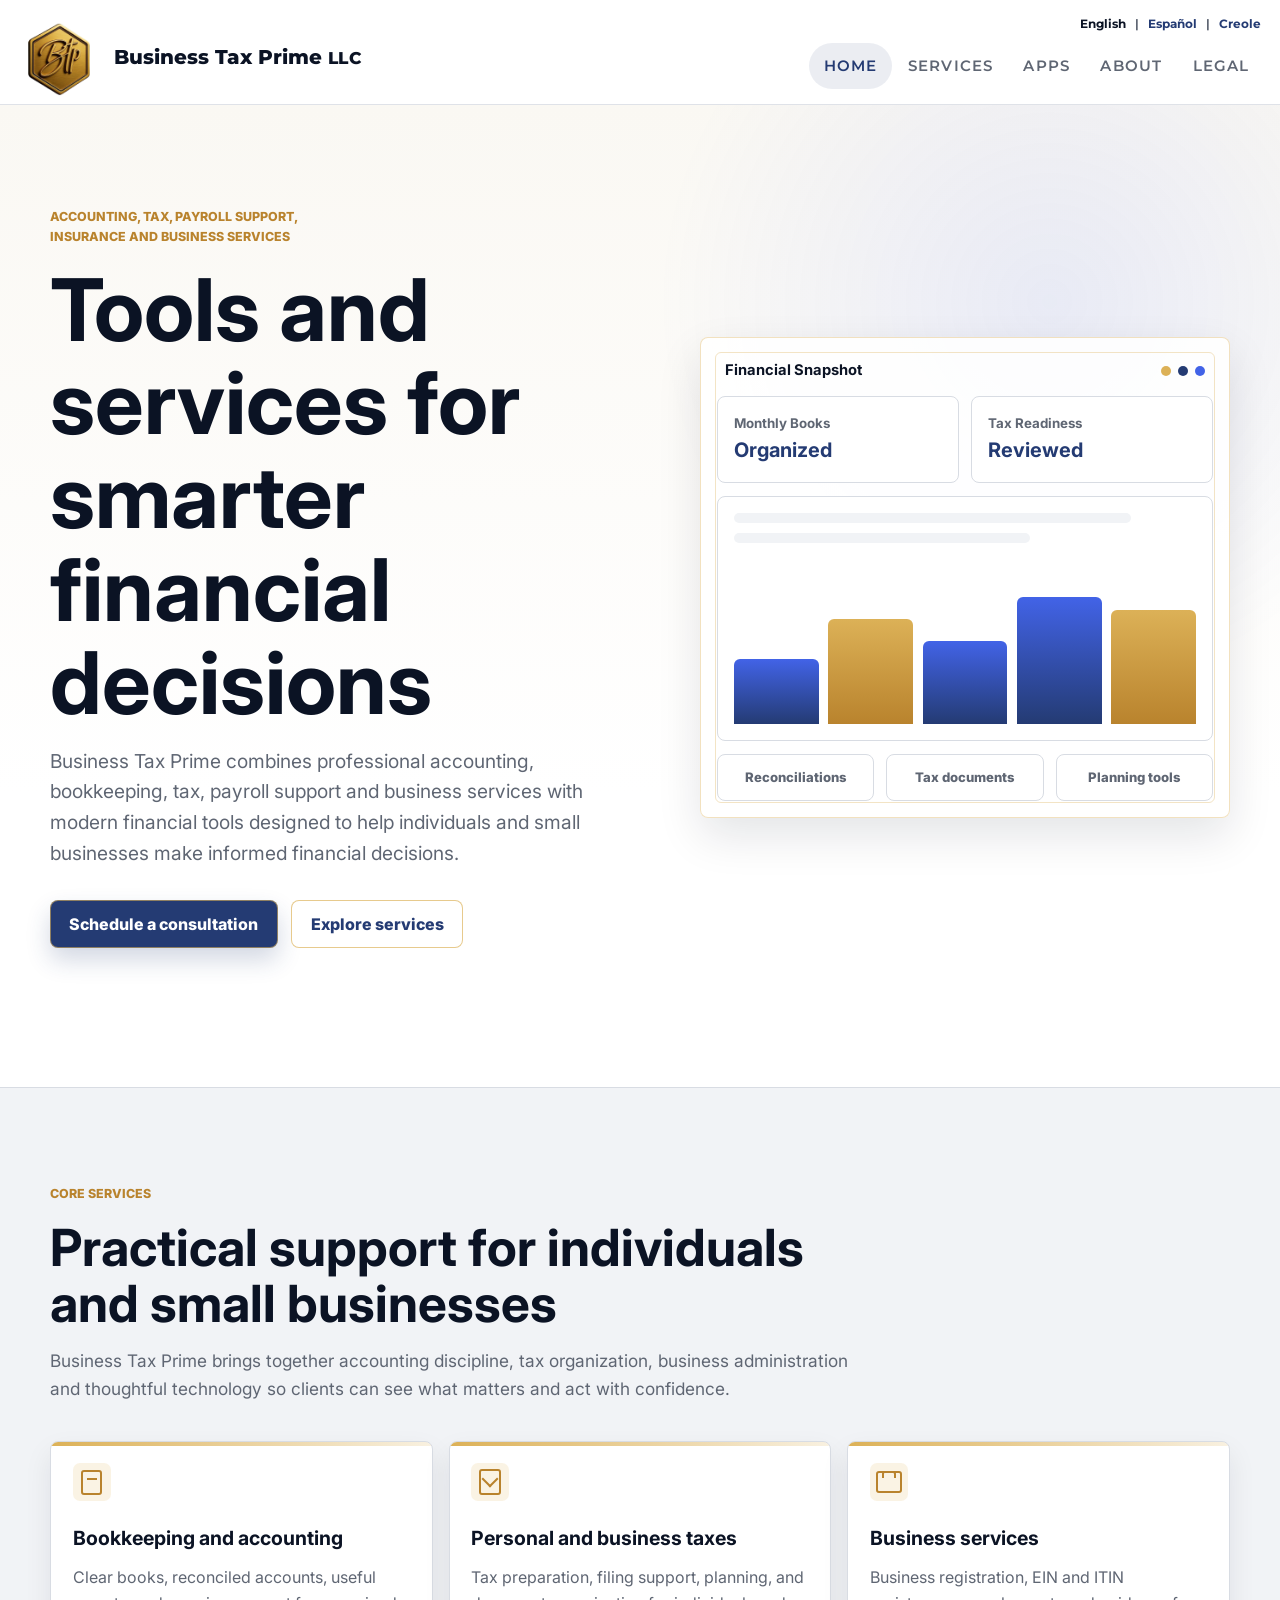
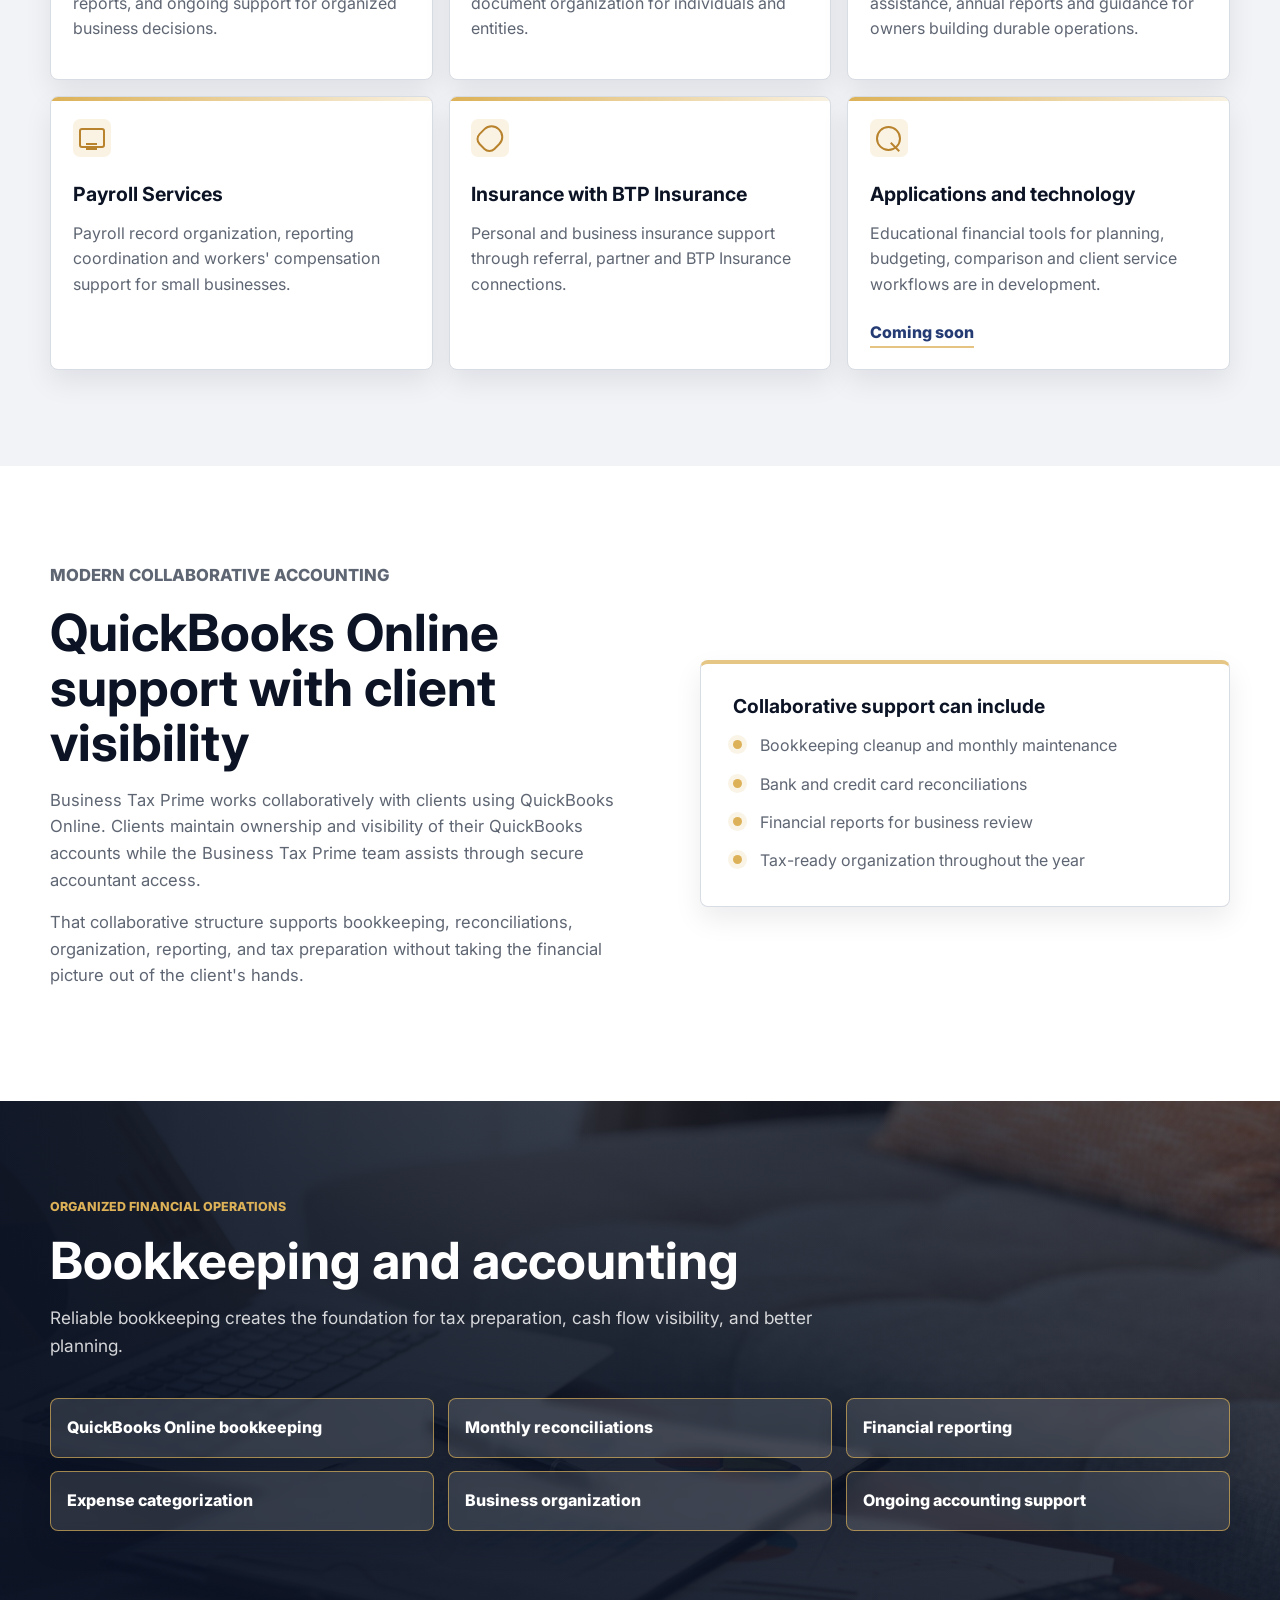
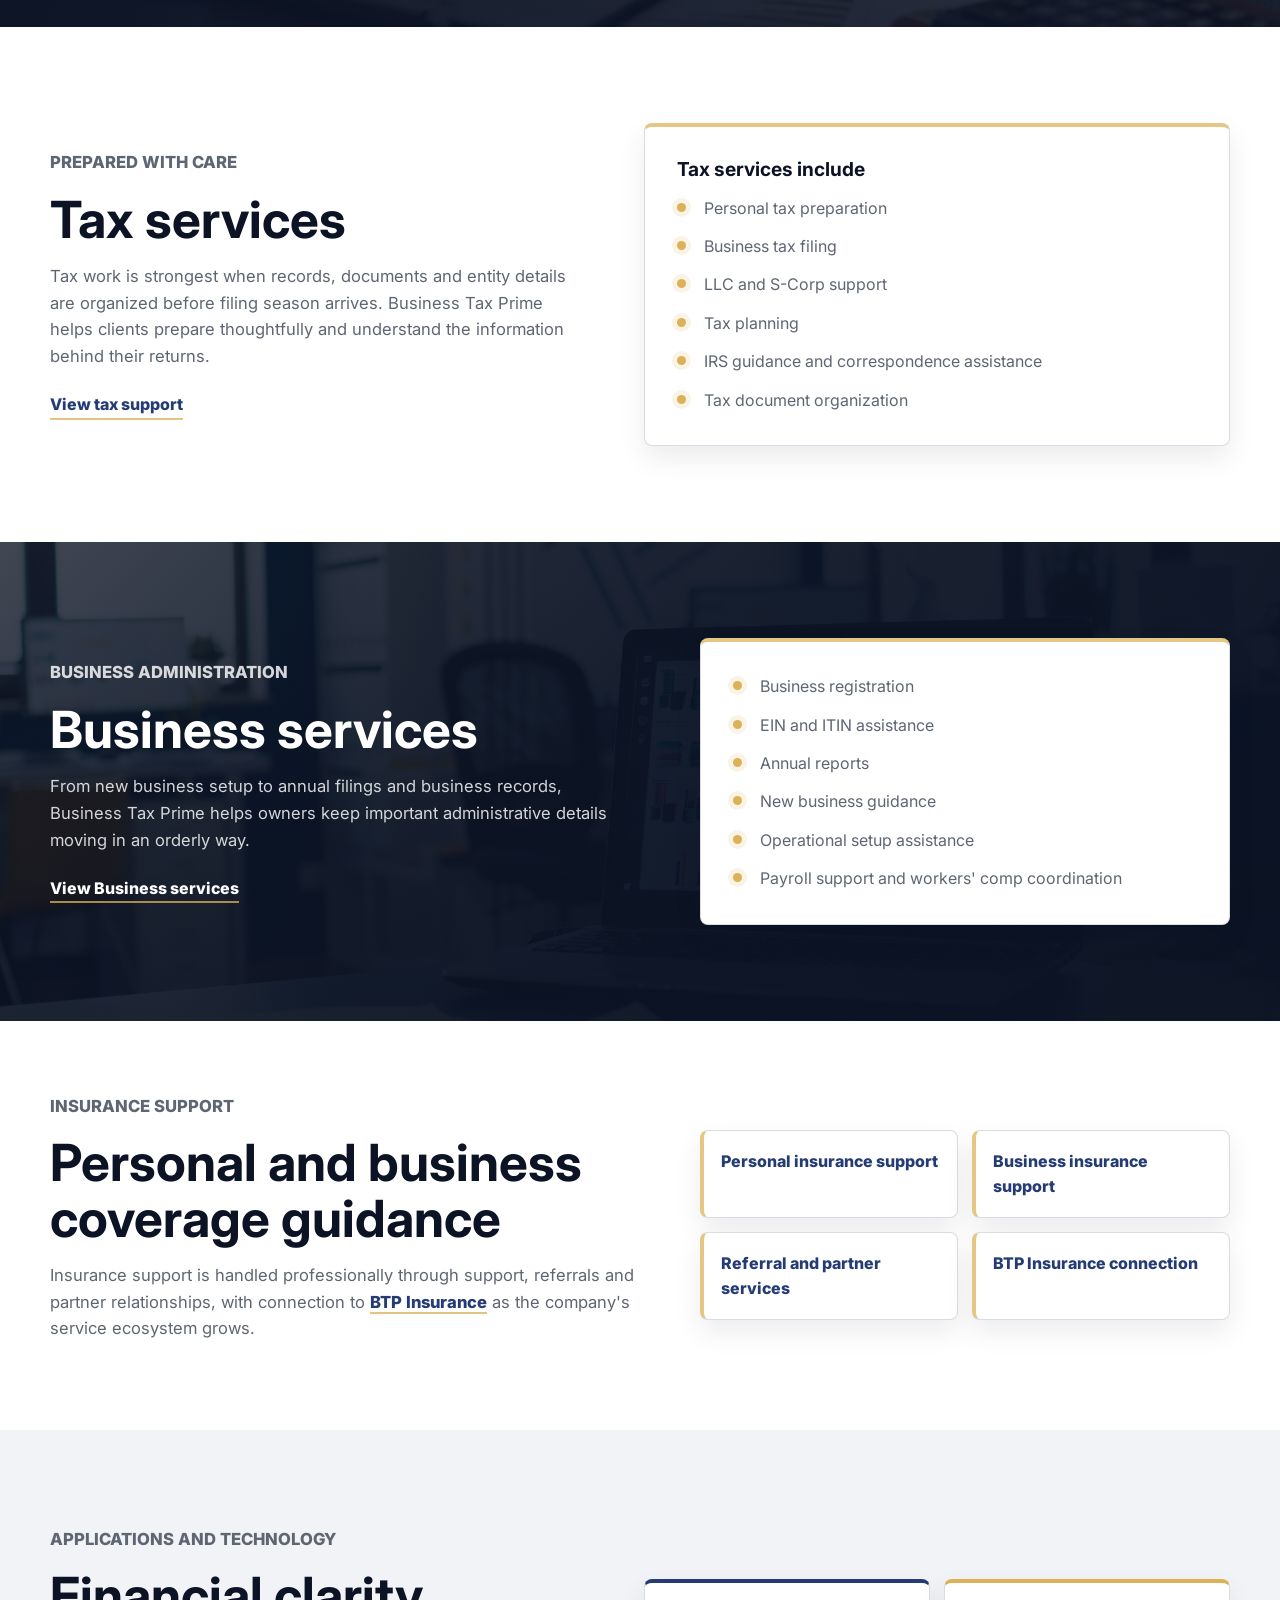
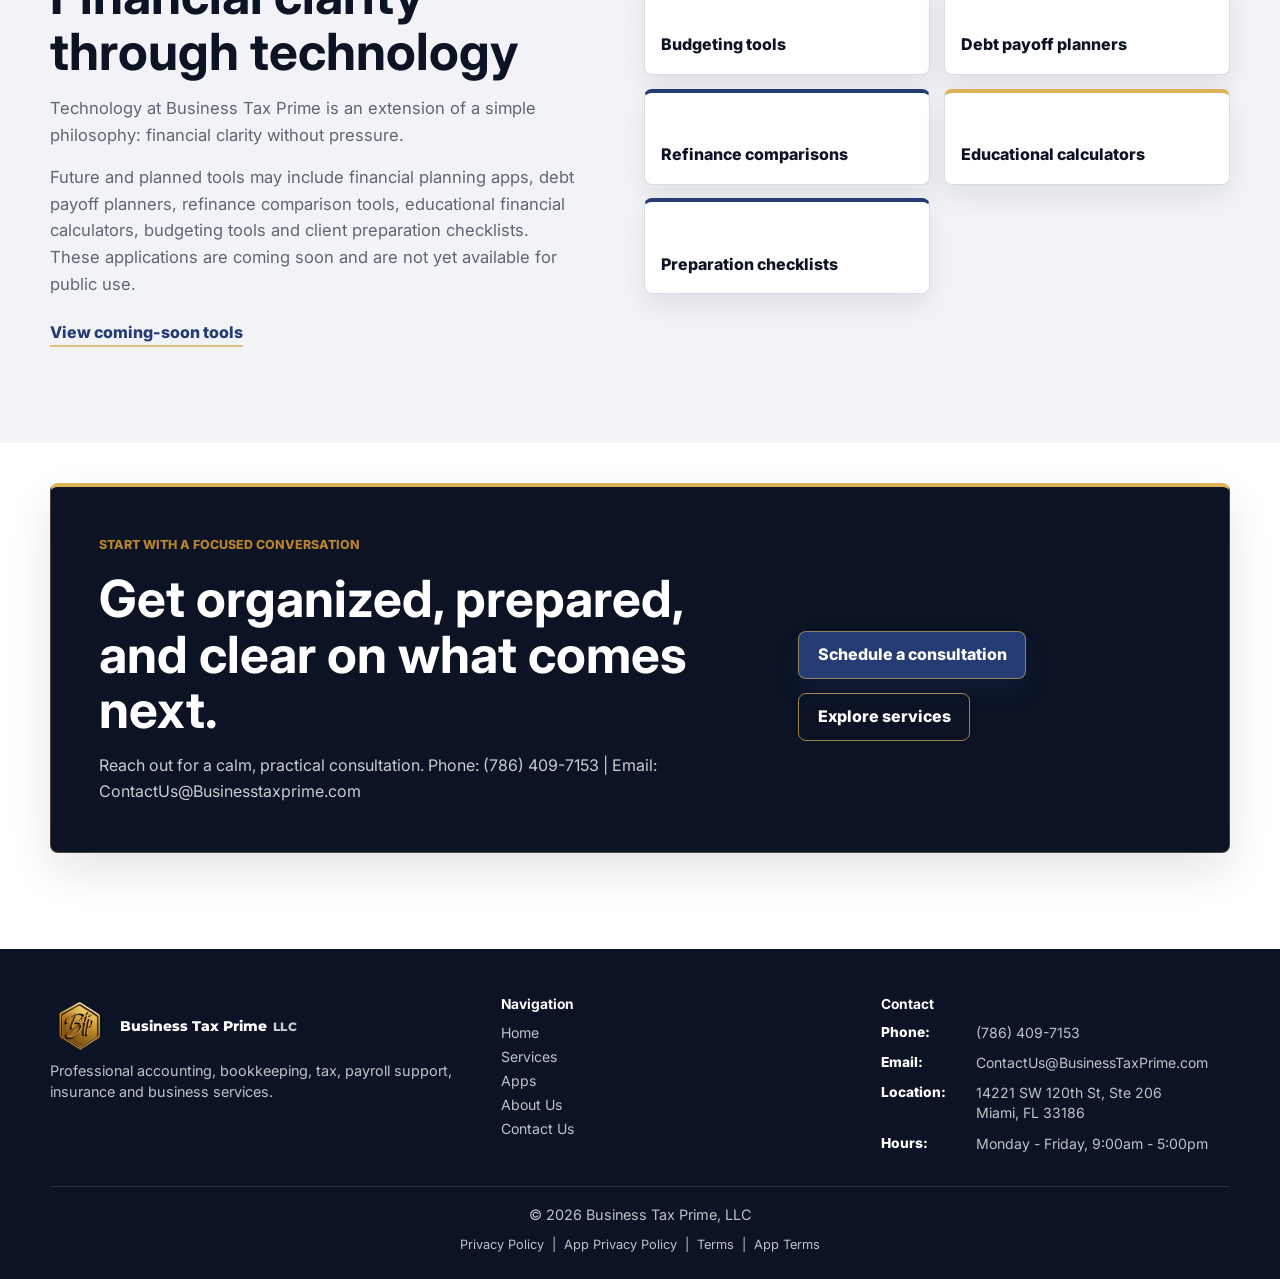
<file: index.html>
<!DOCTYPE html>
<html lang="en">
<head>
  <meta charset="UTF-8">
  <meta name="viewport" content="width=device-width, initial-scale=1.0">
  <title>Business Tax Prime, LLC | Accounting, Tax, Bookkeeping & Business services</title>
  <meta name="description" content="Business Tax Prime, LLC provides professional accounting, bookkeeping, tax, payroll support, insurance and business services enhanced by modern financial planning tools.">
  <link rel="preconnect" href="https://fonts.googleapis.com">
  <link rel="preconnect" href="https://fonts.gstatic.com" crossorigin>
  <link href="https://fonts.googleapis.com/css2?family=Inter:wght@400;500;600;700;800&family=Montserrat:wght@500;600;700;800&display=swap" rel="stylesheet">
  <link rel="stylesheet" href="assets/css/styles.css">
</head>
<body>
  <a class="skip-link" href="#main">Skip to content</a>
  <header class="site-header" data-header>
    <div class="container header-inner">
      <a class="brand notranslate" translate="no" href="index.html" aria-label="Business Tax Prime home">
        <span class="brand-logo-frame"><img class="brand-logo" src="assets/logos/BTP_mark.png" alt="Business Tax Prime logo"></span>
        <span class="brand-text">
          <strong>Business Tax Prime</strong>
          <span>LLC</span>
        </span>
      </a>
      <button class="nav-toggle" type="button" aria-expanded="false" aria-controls="primary-navigation">
        <span class="sr-only">Menu</span>
        <span></span><span></span><span></span>
      </button>
      <nav class="primary-nav" id="primary-navigation" aria-label="Primary navigation"><a href="index.html">HOME</a><div class="nav-dropdown"><a href="services.html">SERVICES</a><div class="nav-submenu" aria-label="Services submenu"><a href="bookkeeping.html">Bookkeeping</a><a href="taxes.html">Taxes</a><a href="business-services.html">Business services</a><a href="business-services.html#payroll">Payroll Services</a><a href="https://www.btpinsurance.net/" target="_blank" rel="noopener">Insurance with BTP Insurance</a></div></div><a href="apps.html">APPS</a><div class="nav-dropdown"><a href="contact.html#about">ABOUT</a><div class="nav-submenu" aria-label="About submenu"><a href="contact.html#about">About Us</a><a href="contact.html#contact">Contact Us</a></div></div><div class="nav-dropdown"><a href="privacy.html">LEGAL</a><div class="nav-submenu" aria-label="Legal submenu"><a href="privacy.html">Privacy Policy</a><a href="mobile-apps-privacy.html">Mobile Apps Privacy Policy</a><a href="terms.html">Terms &amp; Conditions</a><a href="mobile-apps-terms.html">Mobile Apps Terms of Use</a><a href="disclaimer.html">Disclaimer</a></div></div></nav><nav class="language-toggle" aria-label="Language options"><a href="index.html" lang="en" data-language-current>English</a><span aria-hidden="true">|</span><a href="https://translate.google.com/translate?sl=en&amp;tl=es&amp;u=https%3A%2F%2Fbusinesstaxprime.com%2F" lang="es" aria-label="Translate site to Spanish" data-translate-lang="es" target="_blank" rel="noopener">Espa&ntilde;ol</a><span aria-hidden="true">|</span><a href="https://translate.google.com/translate?sl=en&amp;tl=ht&amp;u=https%3A%2F%2Fbusinesstaxprime.com%2F" lang="ht" title="Haitian Creole" aria-label="Translate site to Haitian Creole" data-translate-lang="ht" target="_blank" rel="noopener">Creole</a></nav>
    </div>
  </header>

  <main id="main">
    <section class="hero section-pad">
      <div class="container hero-grid">
        <div class="hero-copy reveal">
          <p class="eyebrow">Accounting, tax, payroll support,<br>insurance and business services</p>
          <h1>Tools and services for smarter financial decisions</h1>
          <p class="hero-lead">Business Tax Prime combines professional accounting, bookkeeping, tax, payroll support and business services with modern financial tools designed to help individuals and small businesses make informed financial decisions.</p>
          <div class="hero-actions">
            <a class="btn btn-primary" href="contact.html#contact">Schedule a consultation</a>
            <a class="btn btn-secondary" href="services.html">Explore services</a>
          </div>
        </div>
        <div class="hero-visual reveal" aria-label="Organized financial planning workspace">
          <div class="visual-shell">
            <div class="visual-header">
              <strong>Financial Snapshot</strong>
              <div class="status-dots" aria-label="Snapshot workflow status">
                <span title="Bookkeeping"></span>
                <span title="Tax readiness"></span>
                <span title="Planning"></span>
              </div>
            </div>
            <div class="metric-row">
              <div>
                <small>Monthly Books</small>
                <strong>Organized</strong>
              </div>
              <div>
                <small>Tax Readiness</small>
                <strong>Reviewed</strong>
              </div>
            </div>
            <div class="report-card">
              <div class="report-line wide"></div>
              <div class="report-line"></div>
              <div class="bar-chart">
                <span style="height: 42%"></span>
                <span style="height: 68%"></span>
                <span style="height: 54%"></span>
                <span style="height: 82%"></span>
                <span style="height: 74%"></span>
              </div>
            </div>
            <div class="task-list">
              <span>Reconciliations</span>
              <span>Tax documents</span>
              <span>Planning tools</span>
            </div>
          </div>
        </div>
      </div>
    </section>

    <section class="section-pad bg-soft">
      <div class="container">
        <div class="section-heading reveal">
          <p class="eyebrow">Core services</p>
          <h2>Practical support for individuals and small businesses</h2>
          <p>Business Tax Prime brings together accounting discipline, tax organization, business administration and thoughtful technology so clients can see what matters and act with confidence.</p>
        </div>
        <div class="card-grid six">
          <a class="service-card reveal" href="bookkeeping.html">
            <span class="card-icon icon-books" aria-hidden="true"></span>
            <h3>Bookkeeping and accounting</h3>
            <p>Clear books, reconciled accounts, useful reports, and ongoing support for organized business decisions.</p>
          </a>
          <a class="service-card reveal" href="taxes.html">
            <span class="card-icon icon-tax" aria-hidden="true"></span>
            <h3>Personal and business taxes</h3>
            <p>Tax preparation, filing support, planning, and document organization for individuals and entities.</p>
          </a>
          <a class="service-card reveal" href="business-services.html">
            <span class="card-icon icon-business" aria-hidden="true"></span>
            <h3>Business services</h3>
            <p>Business registration, EIN and ITIN assistance, annual reports and guidance for owners building durable operations.</p>
          </a>
          <a class="service-card reveal" href="business-services.html#payroll">
            <span class="card-icon icon-payroll" aria-hidden="true"></span>
            <h3>Payroll Services</h3>
            <p>Payroll record organization, reporting coordination and workers' compensation support for small businesses.</p>
          </a>
          <a class="service-card reveal" href="https://www.btpinsurance.net/" target="_blank" rel="noopener">
            <span class="card-icon icon-shield" aria-hidden="true"></span>
            <h3>Insurance with BTP Insurance</h3>
            <p>Personal and business insurance support through referral, partner and BTP Insurance connections.</p>
          </a>
          <a class="service-card reveal" href="apps.html">
            <span class="card-icon icon-tools" aria-hidden="true"></span>
            <h3>Applications and technology</h3>
            <p>Educational financial tools for planning, budgeting, comparison and client service workflows are in development.</p>
            <span class="text-link">Coming soon</span>
          </a>
        </div>
      </div>
    </section>

    <section class="section-pad">
      <div class="container split">
        <div class="reveal">
          <p class="eyebrow">Modern collaborative accounting</p>
          <h2>QuickBooks Online support with client visibility</h2>
          <p>Business Tax Prime works collaboratively with clients using QuickBooks Online. Clients maintain ownership and visibility of their QuickBooks accounts while the Business Tax Prime team assists through secure accountant access.</p>
          <p>That collaborative structure supports bookkeeping, reconciliations, organization, reporting, and tax preparation without taking the financial picture out of the client's hands.</p>
        </div>
        <div class="feature-panel reveal">
          <h3>Collaborative support can include</h3>
          <ul class="check-list">
            <li>Bookkeeping cleanup and monthly maintenance</li>
            <li>Bank and credit card reconciliations</li>
            <li>Financial reports for business review</li>
            <li>Tax-ready organization throughout the year</li>
          </ul>
        </div>
      </div>
    </section>

    <section class="section-pad bg-navy photo-band photo-band-books">
      <div class="container">
        <div class="section-heading light reveal">
          <p class="eyebrow">Organized financial operations</p>
          <h2>Bookkeeping and accounting</h2>
          <p>Reliable bookkeeping creates the foundation for tax preparation, cash flow visibility, and better planning.</p>
        </div>
        <div class="pill-grid reveal">
          <span>QuickBooks Online bookkeeping</span>
          <span>Monthly reconciliations</span>
          <span>Financial reporting</span>
          <span>Expense categorization</span>
          <span>Business organization</span>
          <span>Ongoing accounting support</span>
        </div>
      </div>
    </section>

    <section class="section-pad">
      <div class="container split reverse">
        <div class="feature-panel reveal">
          <h3>Tax services include</h3>
          <ul class="check-list">
            <li>Personal tax preparation</li>
            <li>Business tax filing</li>
            <li>LLC and S-Corp support</li>
            <li>Tax planning</li>
            <li>IRS guidance and correspondence assistance</li>
            <li>Tax document organization</li>
          </ul>
        </div>
        <div class="reveal">
          <p class="eyebrow">Prepared with care</p>
          <h2>Tax services</h2>
          <p>Tax work is strongest when records, documents and entity details are organized before filing season arrives. Business Tax Prime helps clients prepare thoughtfully and understand the information behind their returns.</p>
          <a class="text-link" href="taxes.html">View tax support</a>
        </div>
      </div>
    </section>

    <section class="section-pad bg-soft photo-band photo-band-tech">
      <div class="container split">
        <div class="reveal">
          <p class="eyebrow">Business administration</p>
          <h2>Business services</h2>
          <p>From new business setup to annual filings and business records, Business Tax Prime helps owners keep important administrative details moving in an orderly way.</p>
          <a class="text-link" href="business-services.html">View Business services</a>
        </div>
        <div class="feature-panel reveal">
          <ul class="check-list">
            <li>Business registration</li>
            <li>EIN and ITIN assistance</li>
            <li>Annual reports</li>
            <li>New business guidance</li>
            <li>Operational setup assistance</li>
            <li>Payroll support and workers' comp coordination</li>
          </ul>
        </div>
      </div>
    </section>

    <section class="section-pad compact">
      <div class="container split">
        <div class="reveal">
          <p class="eyebrow">Insurance support</p>
          <h2>Personal and business coverage guidance</h2>
          <p>Insurance support is handled professionally through support, referrals and partner relationships, with connection to <a class="inline-link" href="https://www.btpinsurance.net/" target="_blank" rel="noopener">BTP Insurance</a> as the company's service ecosystem grows.</p>
        </div>
        <div class="mini-card-row reveal">
          <div class="mini-card">Personal insurance support</div>
          <div class="mini-card">Business insurance support</div>
          <div class="mini-card">Referral and partner services</div>
          <a class="mini-card" href="https://www.btpinsurance.net/" target="_blank" rel="noopener">BTP Insurance connection</a>
        </div>
      </div>
    </section>

    <section class="section-pad bg-soft">
      <div class="container split reverse">
        <div class="tech-board reveal" aria-label="Financial planning technology areas">
          <span>Budgeting tools</span>
          <span>Debt payoff planners</span>
          <span>Refinance comparisons</span>
          <span>Educational calculators</span>
          <span>Preparation checklists</span>
        </div>
        <div class="reveal">
          <p class="eyebrow">Applications and technology</p>
          <h2>Financial clarity through technology</h2>
          <p>Technology at Business Tax Prime is an extension of a simple philosophy: financial clarity without pressure.</p>
          <p>Future and planned tools may include financial planning apps, debt payoff planners, refinance comparison tools, educational financial calculators, budgeting tools and client preparation checklists. These applications are coming soon and are not yet available for public use.</p>
          <a class="text-link" href="apps.html">View coming-soon tools</a>
        </div>
      </div>
    </section>

    <section class="cta-section">
      <div class="container cta-box reveal">
        <div>
          <p class="eyebrow">Start with a focused conversation</p>
          <h2>Get organized, prepared, and clear on what comes next.</h2>
          <p class="cta-note">Reach out for a calm, practical consultation. Phone: (786) 409-7153 | Email: ContactUs@Businesstaxprime.com</p>
        </div>
        <div class="cta-actions">
          <a class="btn btn-primary" href="contact.html#contact">Schedule a consultation</a>
          <a class="btn btn-secondary" href="services.html">Explore services</a>
        </div>
      </div>
    </section>
  </main>

  <footer class="site-footer">
    <div class="container footer-grid">
      <div><a class="brand footer-brand notranslate" translate="no" href="index.html"><span class="brand-logo-frame"><img class="brand-logo" src="assets/logos/BTP_mark.png" alt="Business Tax Prime logo"></span><span class="brand-text"><strong>Business Tax Prime</strong><span>LLC</span></span></a><p>Professional accounting, bookkeeping, tax, payroll support, insurance and business services.</p></div>
      <div><h2>Navigation</h2><nav class="footer-links" aria-label="Footer navigation"><a href="index.html">Home</a><a href="services.html">Services</a><a href="apps.html">Apps</a><a href="contact.html#about">About Us</a><a href="contact.html#contact">Contact Us</a></nav></div>
      <div><h2>Contact</h2><dl class="contact-list"><div><dt>Phone:</dt><dd><a href="tel:+17864097153">(786) 409-7153</a></dd></div><div><dt>Email:</dt><dd><a href="mailto:ContactUs@BusinessTaxPrime.com">ContactUs@BusinessTaxPrime.com</a></dd></div><div><dt>Location:</dt><dd>14221 SW 120th St, Ste 206<br>Miami, FL 33186</dd></div><div><dt>Hours:</dt><dd>Monday - Friday, 9:00am - 5:00pm</dd></div></dl></div>
    </div>
    <div class="container footer-bottom"><p>&copy; <span data-year></span> Business Tax Prime, LLC</p><nav class="footer-legal" aria-label="Footer legal links"><a href="privacy.html">Privacy Policy</a><span aria-hidden="true">|</span><a href="mobile-apps-privacy.html">App Privacy Policy</a><span aria-hidden="true">|</span><a href="terms.html">Terms</a><span aria-hidden="true">|</span><a href="mobile-apps-terms.html">App Terms</a></nav></div>
  </footer>

  <script src="assets/js/main.js"></script>
</body>
</html>
</file>
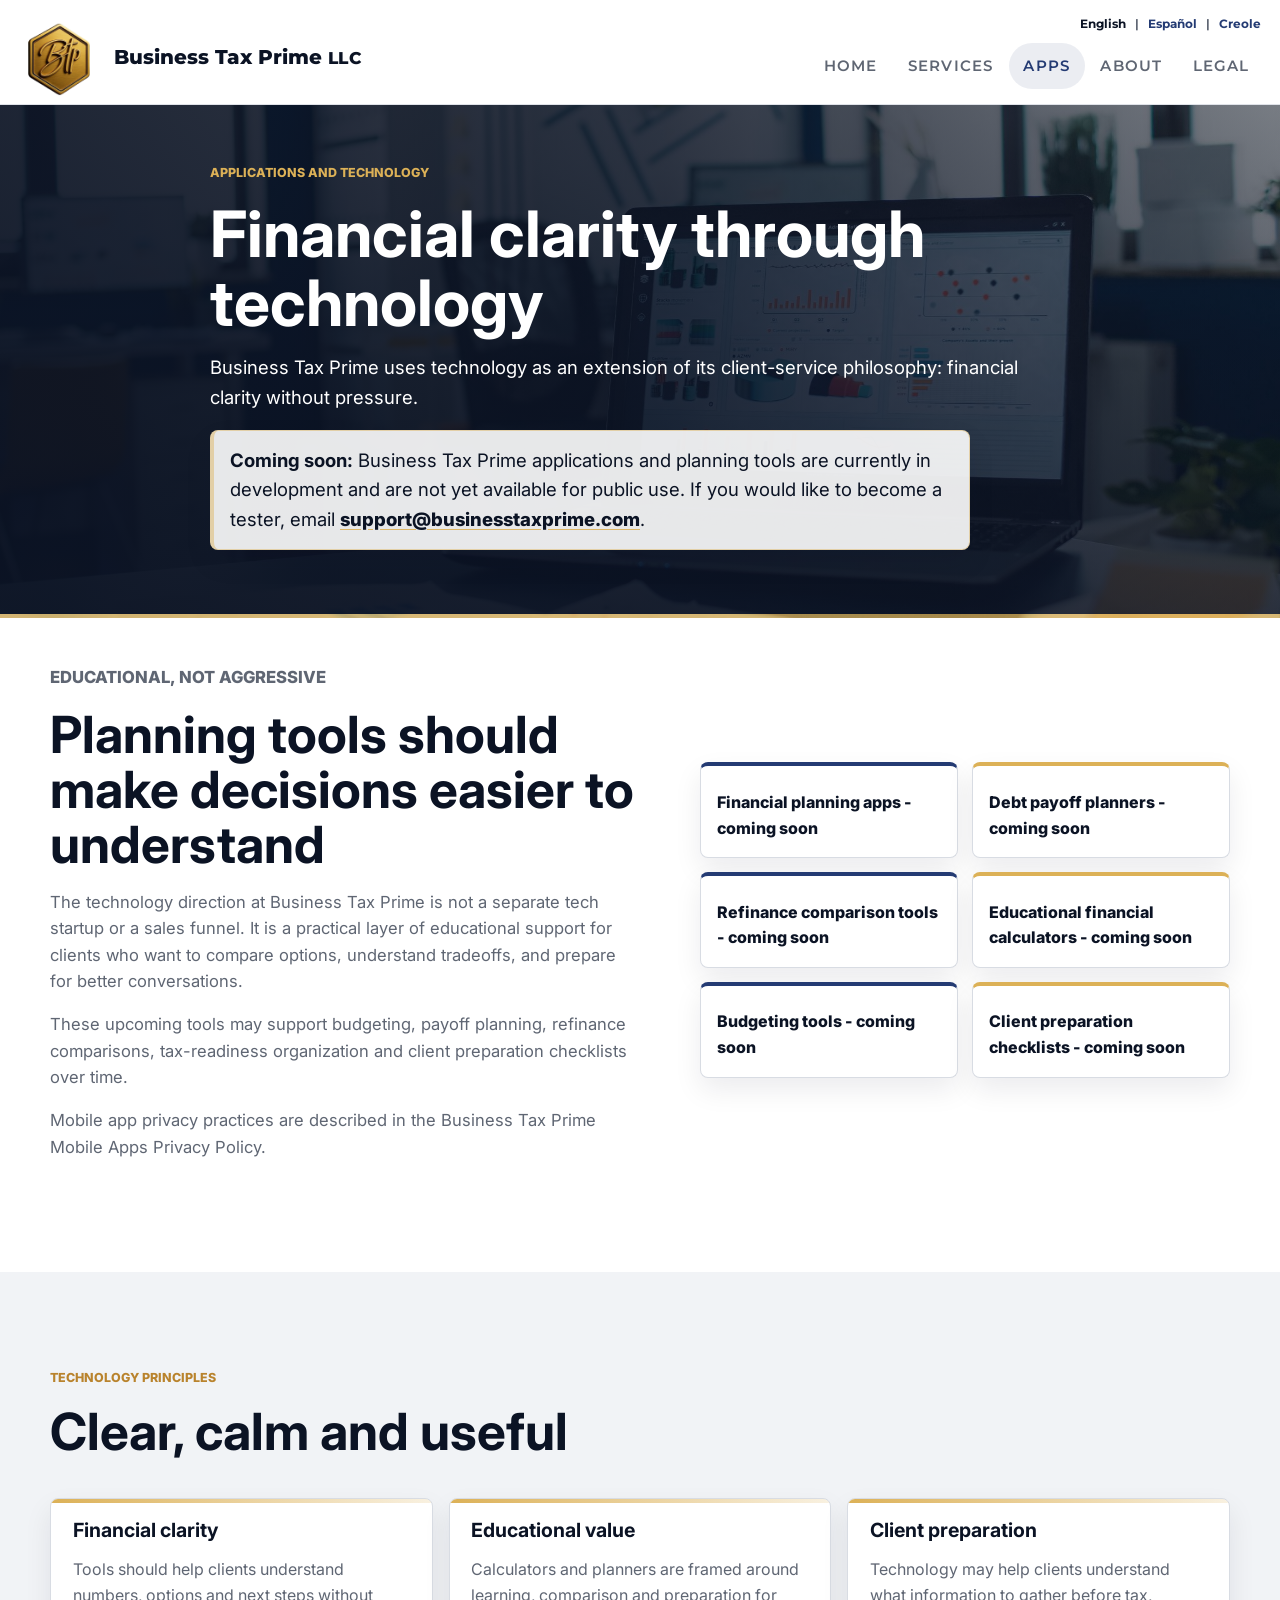
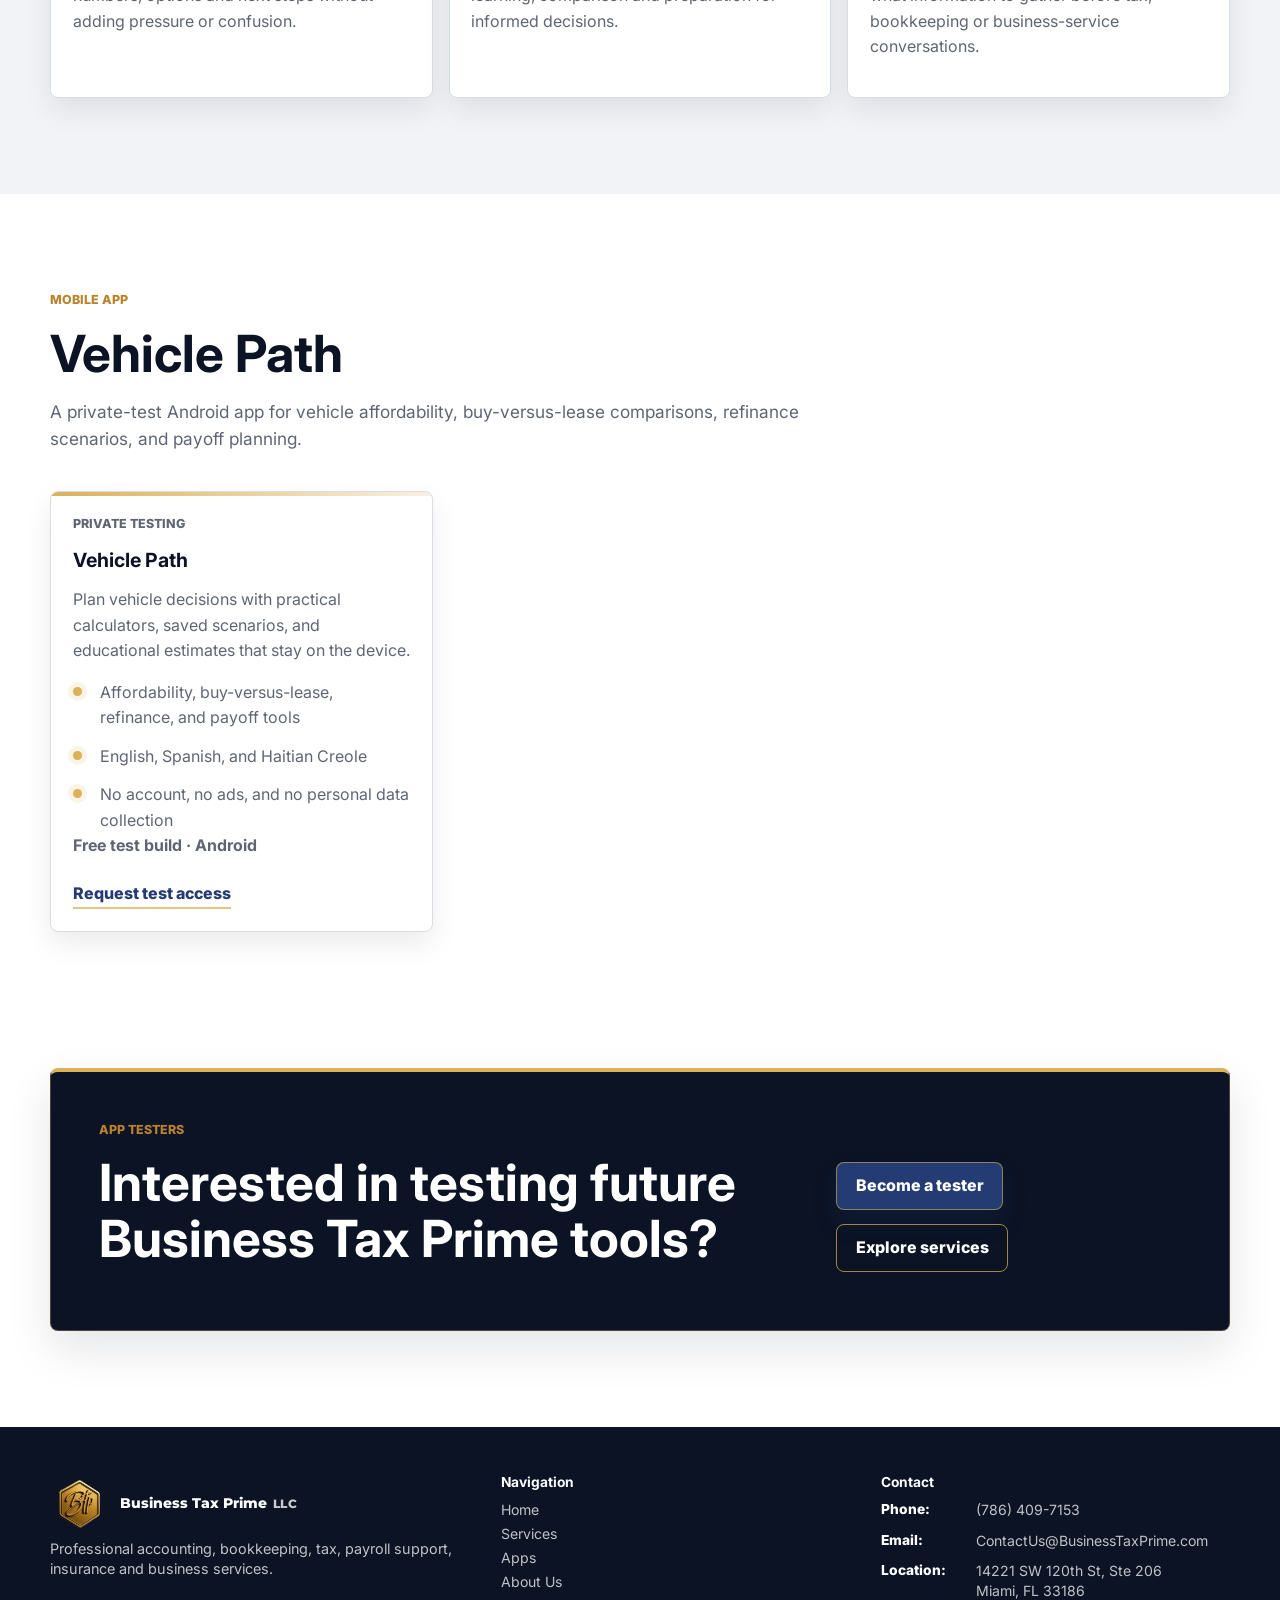
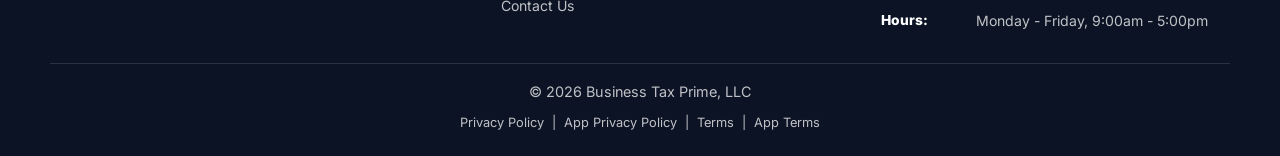
<file: apps.html>
<!DOCTYPE html>
<html lang="en">
<head>
  <meta charset="UTF-8">
  <meta name="viewport" content="width=device-width, initial-scale=1.0">
  <title>Applications and technology | Business Tax Prime, LLC</title>
  <meta name="description" content="Business Tax Prime technology philosophy: financial clarity through educational planning apps, calculators, budgeting tools, and client preparation checklists.">
  <link rel="preconnect" href="https://fonts.googleapis.com">
  <link rel="preconnect" href="https://fonts.gstatic.com" crossorigin>
  <link href="https://fonts.googleapis.com/css2?family=Inter:wght@400;500;600;700;800&family=Montserrat:wght@500;600;700;800&display=swap" rel="stylesheet">
  <link rel="stylesheet" href="assets/css/styles.css">
</head>
<body>
  <a class="skip-link" href="#main">Skip to content</a>
  <header class="site-header" data-header>
    <div class="container header-inner">
      <a class="brand notranslate" translate="no" href="index.html"><span class="brand-logo-frame"><img class="brand-logo" src="assets/logos/BTP_mark.png" alt="Business Tax Prime logo"></span><span class="brand-text"><strong>Business Tax Prime</strong><span>LLC</span></span></a>
      <button class="nav-toggle" type="button" aria-expanded="false" aria-controls="primary-navigation"><span class="sr-only">Menu</span><span></span><span></span><span></span></button>
      <nav class="primary-nav" id="primary-navigation" aria-label="Primary navigation"><a href="index.html">HOME</a><div class="nav-dropdown"><a href="services.html">SERVICES</a><div class="nav-submenu" aria-label="Services submenu"><a href="bookkeeping.html">Bookkeeping</a><a href="taxes.html">Taxes</a><a href="business-services.html">Business services</a><a href="business-services.html#payroll">Payroll Services</a><a href="https://www.btpinsurance.net/" target="_blank" rel="noopener">Insurance with BTP Insurance</a></div></div><a href="apps.html">APPS</a><div class="nav-dropdown"><a href="contact.html#about">ABOUT</a><div class="nav-submenu" aria-label="About submenu"><a href="contact.html#about">About Us</a><a href="contact.html#contact">Contact Us</a></div></div><div class="nav-dropdown"><a href="privacy.html">LEGAL</a><div class="nav-submenu" aria-label="Legal submenu"><a href="privacy.html">Privacy Policy</a><a href="mobile-apps-privacy.html">Mobile Apps Privacy Policy</a><a href="terms.html">Terms &amp; Conditions</a><a href="mobile-apps-terms.html">Mobile Apps Terms of Use</a><a href="disclaimer.html">Disclaimer</a></div></div></nav><nav class="language-toggle" aria-label="Language options"><a href="index.html" lang="en" data-language-current>English</a><span aria-hidden="true">|</span><a href="https://translate.google.com/translate?sl=en&amp;tl=es&amp;u=https%3A%2F%2Fbusinesstaxprime.com%2F" lang="es" aria-label="Translate site to Spanish" data-translate-lang="es" target="_blank" rel="noopener">Espa&ntilde;ol</a><span aria-hidden="true">|</span><a href="https://translate.google.com/translate?sl=en&amp;tl=ht&amp;u=https%3A%2F%2Fbusinesstaxprime.com%2F" lang="ht" title="Haitian Creole" aria-label="Translate site to Haitian Creole" data-translate-lang="ht" target="_blank" rel="noopener">Creole</a></nav>
    </div>
  </header>

  <main id="main">
    <section class="page-hero tech-hero photo-hero tech-photo-hero">
      <div class="container narrow reveal">
        <p class="eyebrow">Applications and technology</p>
        <h1>Financial clarity through technology</h1>
        <p>Business Tax Prime uses technology as an extension of its client-service philosophy: financial clarity without pressure.</p>
        <p class="coming-soon-note"><strong>Coming soon:</strong> Business Tax Prime applications and planning tools are currently in development and are not yet available for public use. If you would like to become a tester, email <a href="mailto:support@businesstaxprime.com">support@businesstaxprime.com</a>.</p>
      </div>
    </section>

    <section class="section-pad">
      <div class="container split">
        <div class="reveal">
          <p class="eyebrow">Educational, not aggressive</p>
          <h2>Planning tools should make decisions easier to understand</h2>
          <p>The technology direction at Business Tax Prime is not a separate tech startup or a sales funnel. It is a practical layer of educational support for clients who want to compare options, understand tradeoffs, and prepare for better conversations.</p>
          <p>These upcoming tools may support budgeting, payoff planning, refinance comparisons, tax-readiness organization and client preparation checklists over time.</p>
          <p>Mobile app privacy practices are described in the <a href="mobile-apps-privacy.html">Business Tax Prime Mobile Apps Privacy Policy</a>.</p>
        </div>
        <div class="tech-board reveal" aria-label="Planned technology tools">
          <span>Financial planning apps - coming soon</span>
          <span>Debt payoff planners - coming soon</span>
          <span>Refinance comparison tools - coming soon</span>
          <span>Educational financial calculators - coming soon</span>
          <span>Budgeting tools - coming soon</span>
          <span>Client preparation checklists - coming soon</span>
        </div>
      </div>
    </section>

    <section class="section-pad bg-soft">
      <div class="container">
        <div class="section-heading reveal"><p class="eyebrow">Technology principles</p><h2>Clear, calm and useful</h2></div>
        <div class="card-grid three">
          <article class="service-card reveal"><h3>Financial clarity</h3><p>Tools should help clients understand numbers, options and next steps without adding pressure or confusion.</p></article>
          <article class="service-card reveal"><h3>Educational value</h3><p>Calculators and planners are framed around learning, comparison and preparation for informed decisions.</p></article>
          <article class="service-card reveal"><h3>Client preparation</h3><p>Technology may help clients understand what information to gather before tax, bookkeeping or business-service conversations.</p></article>
        </div>
      </div>
    </section>

    <section class="section-pad" id="vehicle-path">
      <div class="container">
        <div class="section-heading reveal">
          <p class="eyebrow">Mobile app</p>
          <h2>Vehicle Path</h2>
          <p>A private-test Android app for vehicle affordability, buy-versus-lease comparisons, refinance scenarios, and payoff planning.</p>
        </div>
        <div class="card-grid three">
          <article class="service-card reveal">
            <p class="eyebrow">Private testing</p>
            <h3>Vehicle Path</h3>
            <p>Plan vehicle decisions with practical calculators, saved scenarios, and educational estimates that stay on the device.</p>
            <ul class="check-list">
              <li>Affordability, buy-versus-lease, refinance, and payoff tools</li>
              <li>English, Spanish, and Haitian Creole</li>
              <li>No account, no ads, and no personal data collection</li>
            </ul>
            <p><strong>Free test build · Android</strong></p>
            <a class="text-link" href="mailto:support@businesstaxprime.com?subject=Vehicle%20Path%20test%20access">Request test access</a>
          </article>
        </div>
      </div>
    </section>

    <section class="cta-section">
      <div class="container cta-box reveal"><div><p class="eyebrow">App testers</p><h2>Interested in testing future Business Tax Prime tools?</h2></div><div class="cta-actions"><a class="btn btn-primary" href="mailto:support@businesstaxprime.com?subject=Business%20Tax%20Prime%20app%20tester">Become a tester</a><a class="btn btn-secondary" href="services.html">Explore services</a></div></div>
    </section>
  </main>

  <footer class="site-footer">
    <div class="container footer-grid">
      <div><a class="brand footer-brand notranslate" translate="no" href="index.html"><span class="brand-logo-frame"><img class="brand-logo" src="assets/logos/BTP_mark.png" alt="Business Tax Prime logo"></span><span class="brand-text"><strong>Business Tax Prime</strong><span>LLC</span></span></a><p>Professional accounting, bookkeeping, tax, payroll support, insurance and business services.</p></div>
      <div><h2>Navigation</h2><nav class="footer-links" aria-label="Footer navigation"><a href="index.html">Home</a><a href="services.html">Services</a><a href="apps.html">Apps</a><a href="contact.html#about">About Us</a><a href="contact.html#contact">Contact Us</a></nav></div>
      <div><h2>Contact</h2><dl class="contact-list"><div><dt>Phone:</dt><dd><a href="tel:+17864097153">(786) 409-7153</a></dd></div><div><dt>Email:</dt><dd><a href="mailto:ContactUs@BusinessTaxPrime.com">ContactUs@BusinessTaxPrime.com</a></dd></div><div><dt>Location:</dt><dd>14221 SW 120th St, Ste 206<br>Miami, FL 33186</dd></div><div><dt>Hours:</dt><dd>Monday - Friday, 9:00am - 5:00pm</dd></div></dl></div>
    </div>
    <div class="container footer-bottom"><p>&copy; <span data-year></span> Business Tax Prime, LLC</p><nav class="footer-legal" aria-label="Footer legal links"><a href="privacy.html">Privacy Policy</a><span aria-hidden="true">|</span><a href="mobile-apps-privacy.html">App Privacy Policy</a><span aria-hidden="true">|</span><a href="terms.html">Terms</a><span aria-hidden="true">|</span><a href="mobile-apps-terms.html">App Terms</a></nav></div>
  </footer>
  <script src="assets/js/main.js"></script>
</body>
</html>
</file>
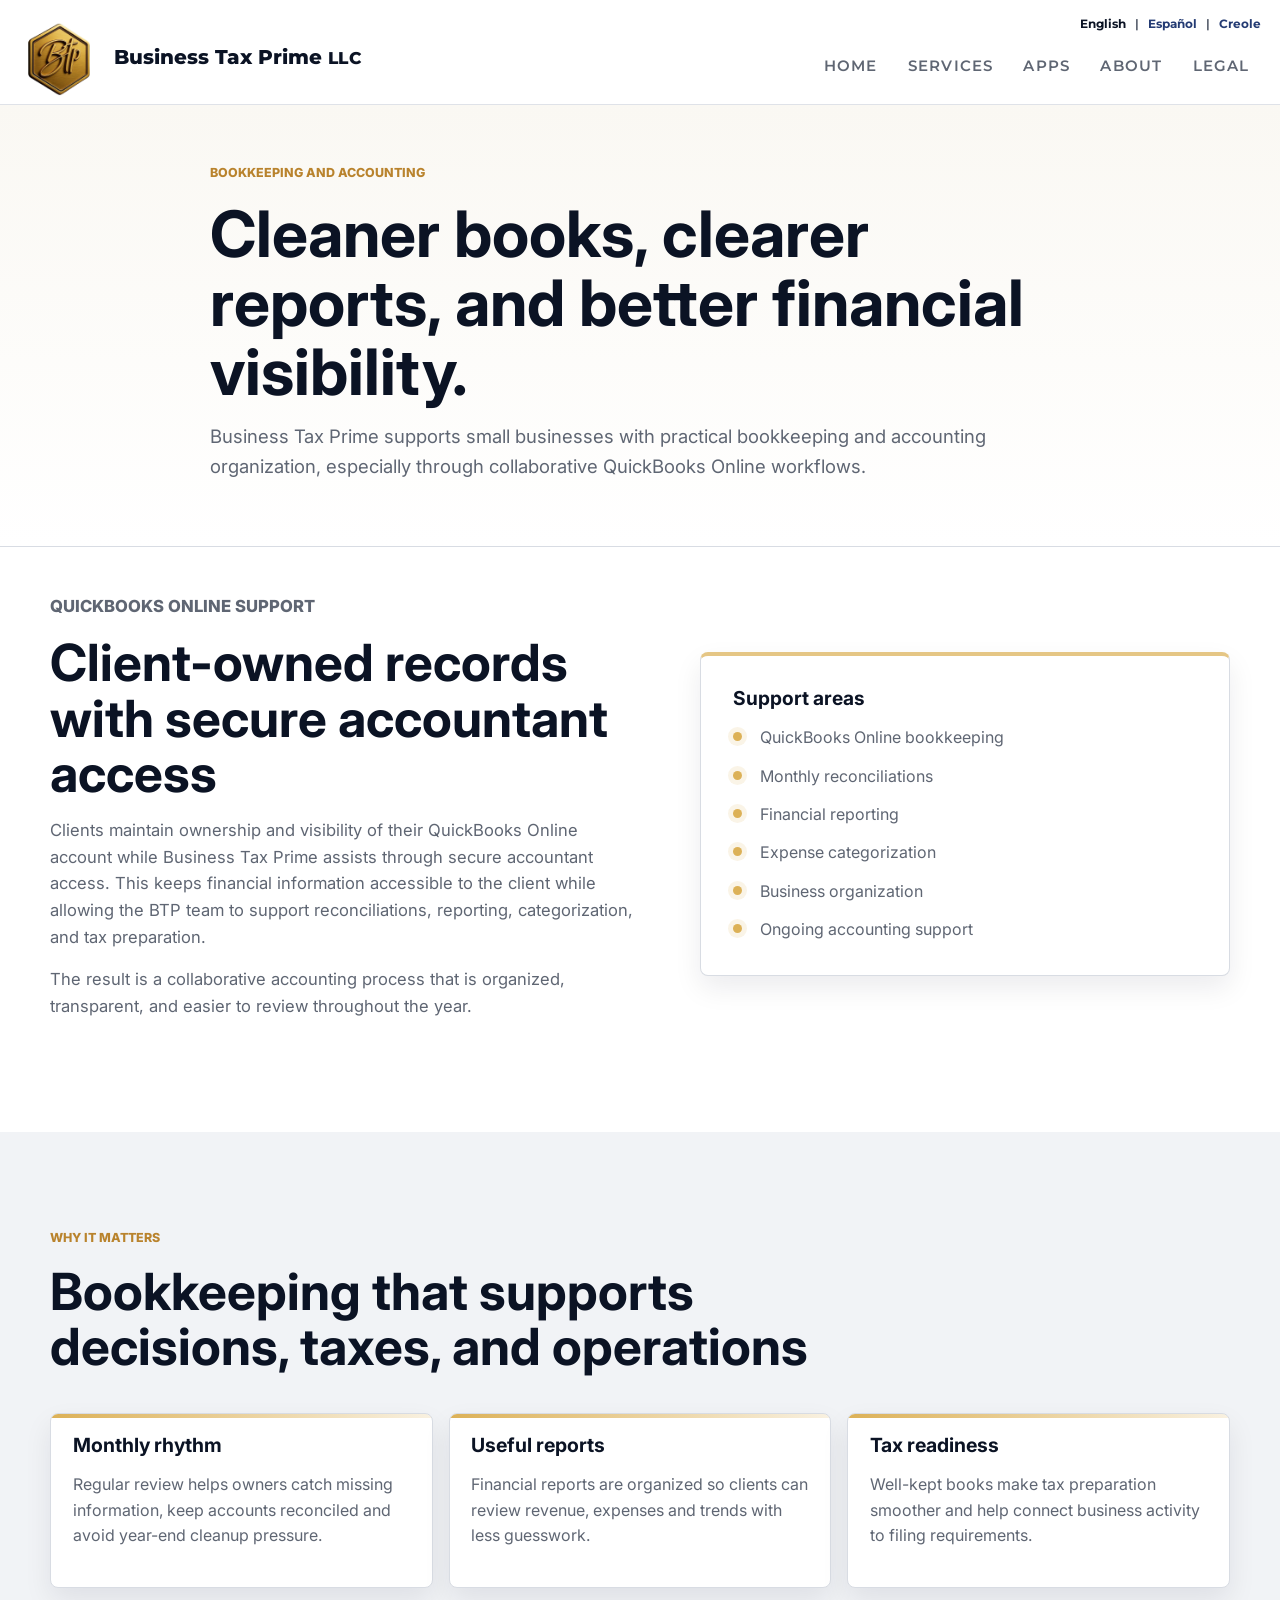
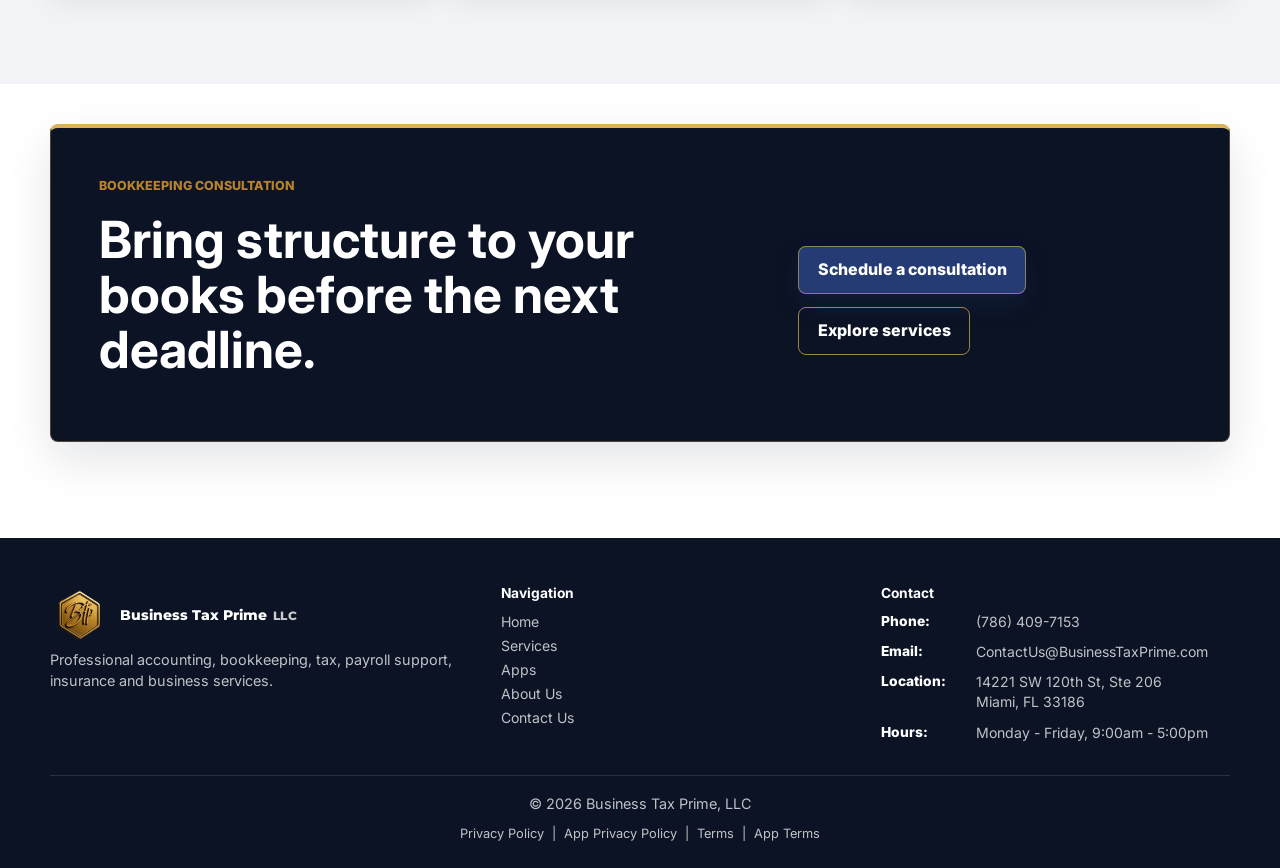
<file: bookkeeping.html>
<!DOCTYPE html>
<html lang="en">
<head>
  <meta charset="UTF-8">
  <meta name="viewport" content="width=device-width, initial-scale=1.0">
  <title>Bookkeeping and accounting | Business Tax Prime, LLC</title>
  <meta name="description" content="QuickBooks Online bookkeeping, reconciliations, financial reporting, expense categorization, and ongoing accounting support from Business Tax Prime.">
  <link rel="preconnect" href="https://fonts.googleapis.com">
  <link rel="preconnect" href="https://fonts.gstatic.com" crossorigin>
  <link href="https://fonts.googleapis.com/css2?family=Inter:wght@400;500;600;700;800&family=Montserrat:wght@500;600;700;800&display=swap" rel="stylesheet">
  <link rel="stylesheet" href="assets/css/styles.css">
</head>
<body>
  <a class="skip-link" href="#main">Skip to content</a>
  <header class="site-header" data-header>
    <div class="container header-inner">
      <a class="brand notranslate" translate="no" href="index.html"><span class="brand-logo-frame"><img class="brand-logo" src="assets/logos/BTP_mark.png" alt="Business Tax Prime logo"></span><span class="brand-text"><strong>Business Tax Prime</strong><span>LLC</span></span></a>
      <button class="nav-toggle" type="button" aria-expanded="false" aria-controls="primary-navigation"><span class="sr-only">Menu</span><span></span><span></span><span></span></button>
      <nav class="primary-nav" id="primary-navigation" aria-label="Primary navigation"><a href="index.html">HOME</a><div class="nav-dropdown"><a href="services.html">SERVICES</a><div class="nav-submenu" aria-label="Services submenu"><a href="bookkeeping.html">Bookkeeping</a><a href="taxes.html">Taxes</a><a href="business-services.html">Business services</a><a href="business-services.html#payroll">Payroll Services</a><a href="https://www.btpinsurance.net/" target="_blank" rel="noopener">Insurance with BTP Insurance</a></div></div><a href="apps.html">APPS</a><div class="nav-dropdown"><a href="contact.html#about">ABOUT</a><div class="nav-submenu" aria-label="About submenu"><a href="contact.html#about">About Us</a><a href="contact.html#contact">Contact Us</a></div></div><div class="nav-dropdown"><a href="privacy.html">LEGAL</a><div class="nav-submenu" aria-label="Legal submenu"><a href="privacy.html">Privacy Policy</a><a href="mobile-apps-privacy.html">Mobile Apps Privacy Policy</a><a href="terms.html">Terms &amp; Conditions</a><a href="mobile-apps-terms.html">Mobile Apps Terms of Use</a><a href="disclaimer.html">Disclaimer</a></div></div></nav><nav class="language-toggle" aria-label="Language options"><a href="index.html" lang="en" data-language-current>English</a><span aria-hidden="true">|</span><a href="https://translate.google.com/translate?sl=en&amp;tl=es&amp;u=https%3A%2F%2Fbusinesstaxprime.com%2F" lang="es" aria-label="Translate site to Spanish" data-translate-lang="es" target="_blank" rel="noopener">Espa&ntilde;ol</a><span aria-hidden="true">|</span><a href="https://translate.google.com/translate?sl=en&amp;tl=ht&amp;u=https%3A%2F%2Fbusinesstaxprime.com%2F" lang="ht" title="Haitian Creole" aria-label="Translate site to Haitian Creole" data-translate-lang="ht" target="_blank" rel="noopener">Creole</a></nav>
    </div>
  </header>

  <main id="main">
    <section class="page-hero">
      <div class="container narrow reveal">
        <p class="eyebrow">Bookkeeping and accounting</p>
        <h1>Cleaner books, clearer reports, and better financial visibility.</h1>
        <p>Business Tax Prime supports small businesses with practical bookkeeping and accounting organization, especially through collaborative QuickBooks Online workflows.</p>
      </div>
    </section>

    <section class="section-pad">
      <div class="container split">
        <div class="reveal">
          <p class="eyebrow">QuickBooks Online support</p>
          <h2>Client-owned records with secure accountant access</h2>
          <p>Clients maintain ownership and visibility of their QuickBooks Online account while Business Tax Prime assists through secure accountant access. This keeps financial information accessible to the client while allowing the BTP team to support reconciliations, reporting, categorization, and tax preparation.</p>
          <p>The result is a collaborative accounting process that is organized, transparent, and easier to review throughout the year.</p>
        </div>
        <div class="feature-panel reveal">
          <h3>Support areas</h3>
          <ul class="check-list">
            <li>QuickBooks Online bookkeeping</li>
            <li>Monthly reconciliations</li>
            <li>Financial reporting</li>
            <li>Expense categorization</li>
            <li>Business organization</li>
            <li>Ongoing accounting support</li>
          </ul>
        </div>
      </div>
    </section>

    <section class="section-pad bg-soft">
      <div class="container">
        <div class="section-heading reveal"><p class="eyebrow">Why it matters</p><h2>Bookkeeping that supports decisions, taxes, and operations</h2></div>
        <div class="card-grid three">
          <article class="service-card reveal"><h3>Monthly rhythm</h3><p>Regular review helps owners catch missing information, keep accounts reconciled and avoid year-end cleanup pressure.</p></article>
          <article class="service-card reveal"><h3>Useful reports</h3><p>Financial reports are organized so clients can review revenue, expenses and trends with less guesswork.</p></article>
          <article class="service-card reveal"><h3>Tax readiness</h3><p>Well-kept books make tax preparation smoother and help connect business activity to filing requirements.</p></article>
        </div>
      </div>
    </section>

    <section class="cta-section">
      <div class="container cta-box reveal"><div><p class="eyebrow">Bookkeeping consultation</p><h2>Bring structure to your books before the next deadline.</h2></div><div class="cta-actions"><a class="btn btn-primary" href="contact.html#contact">Schedule a consultation</a><a class="btn btn-secondary" href="services.html">Explore services</a></div></div>
    </section>
  </main>

  <footer class="site-footer">
    <div class="container footer-grid">
      <div><a class="brand footer-brand notranslate" translate="no" href="index.html"><span class="brand-logo-frame"><img class="brand-logo" src="assets/logos/BTP_mark.png" alt="Business Tax Prime logo"></span><span class="brand-text"><strong>Business Tax Prime</strong><span>LLC</span></span></a><p>Professional accounting, bookkeeping, tax, payroll support, insurance and business services.</p></div>
      <div><h2>Navigation</h2><nav class="footer-links" aria-label="Footer navigation"><a href="index.html">Home</a><a href="services.html">Services</a><a href="apps.html">Apps</a><a href="contact.html#about">About Us</a><a href="contact.html#contact">Contact Us</a></nav></div>
      <div><h2>Contact</h2><dl class="contact-list"><div><dt>Phone:</dt><dd><a href="tel:+17864097153">(786) 409-7153</a></dd></div><div><dt>Email:</dt><dd><a href="mailto:ContactUs@BusinessTaxPrime.com">ContactUs@BusinessTaxPrime.com</a></dd></div><div><dt>Location:</dt><dd>14221 SW 120th St, Ste 206<br>Miami, FL 33186</dd></div><div><dt>Hours:</dt><dd>Monday - Friday, 9:00am - 5:00pm</dd></div></dl></div>
    </div>
    <div class="container footer-bottom"><p>&copy; <span data-year></span> Business Tax Prime, LLC</p><nav class="footer-legal" aria-label="Footer legal links"><a href="privacy.html">Privacy Policy</a><span aria-hidden="true">|</span><a href="mobile-apps-privacy.html">App Privacy Policy</a><span aria-hidden="true">|</span><a href="terms.html">Terms</a><span aria-hidden="true">|</span><a href="mobile-apps-terms.html">App Terms</a></nav></div>
  </footer>
  <script src="assets/js/main.js"></script>
</body>
</html>
</file>
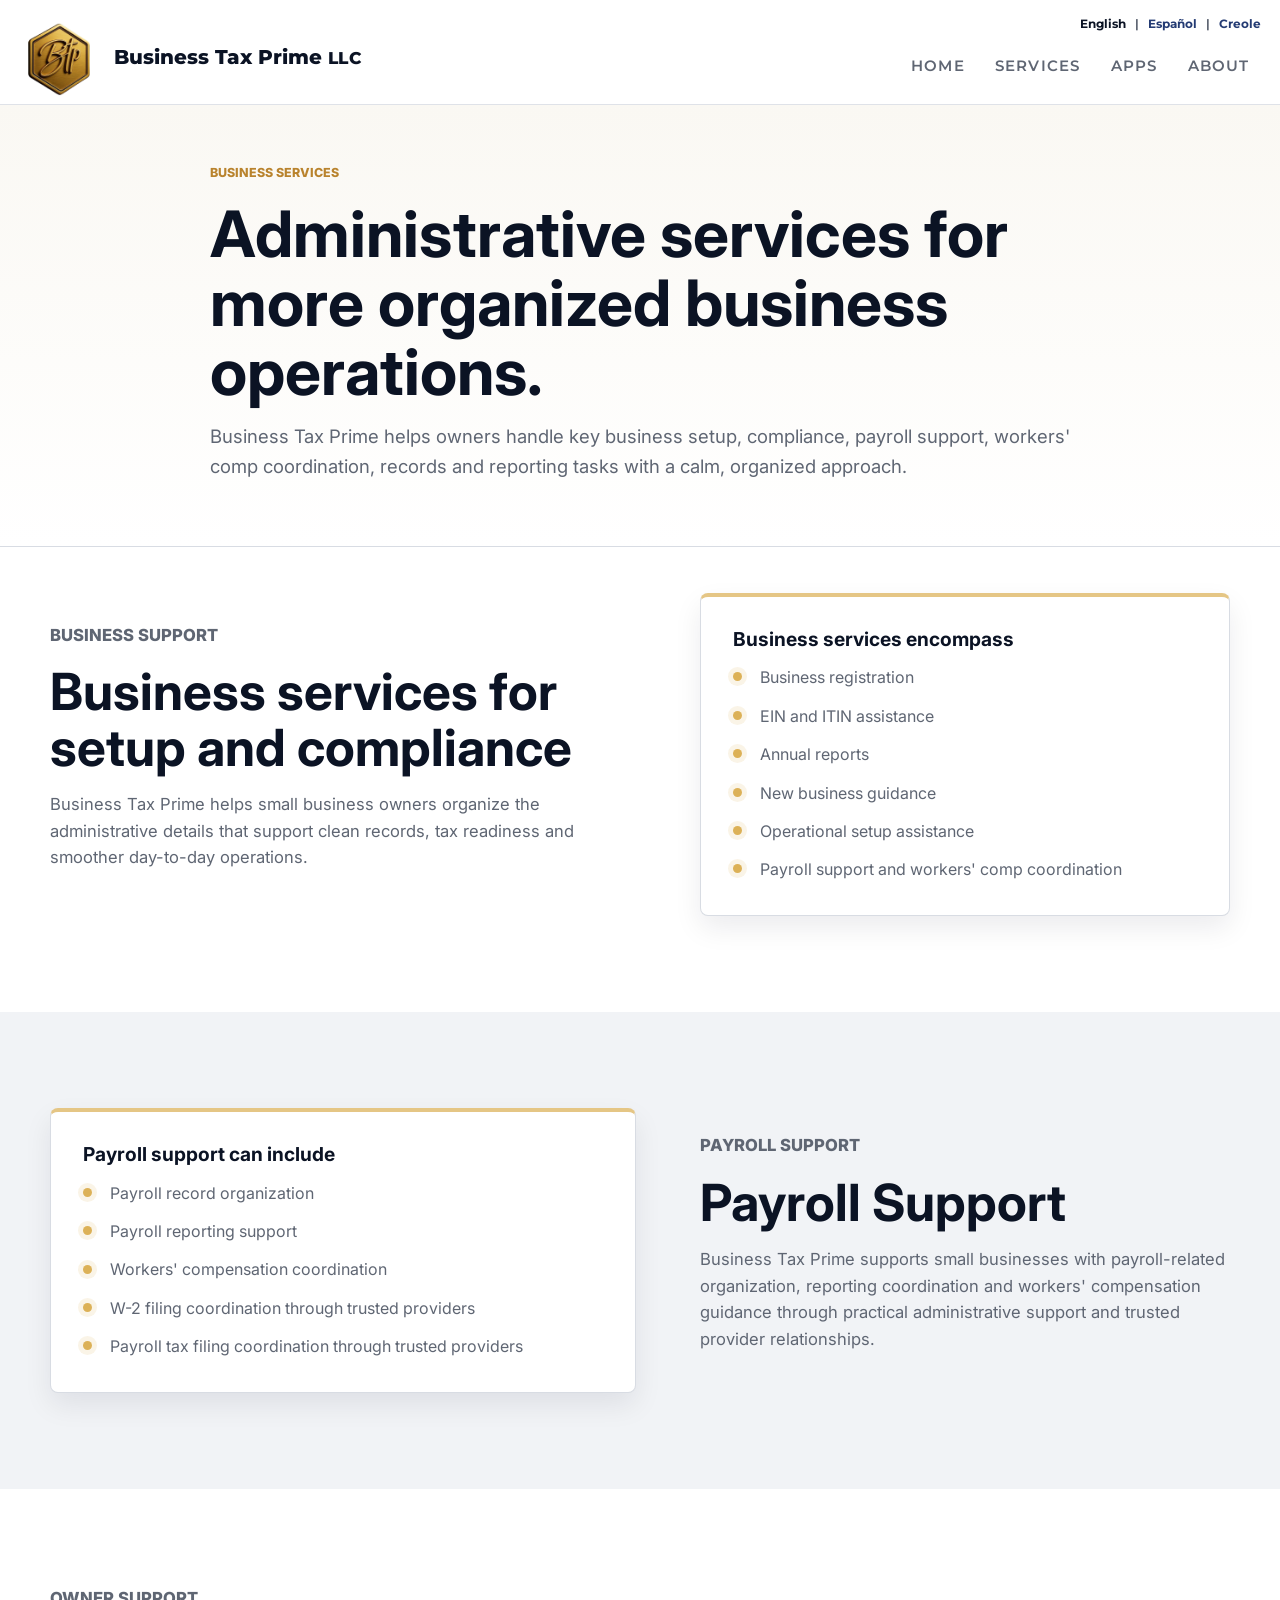
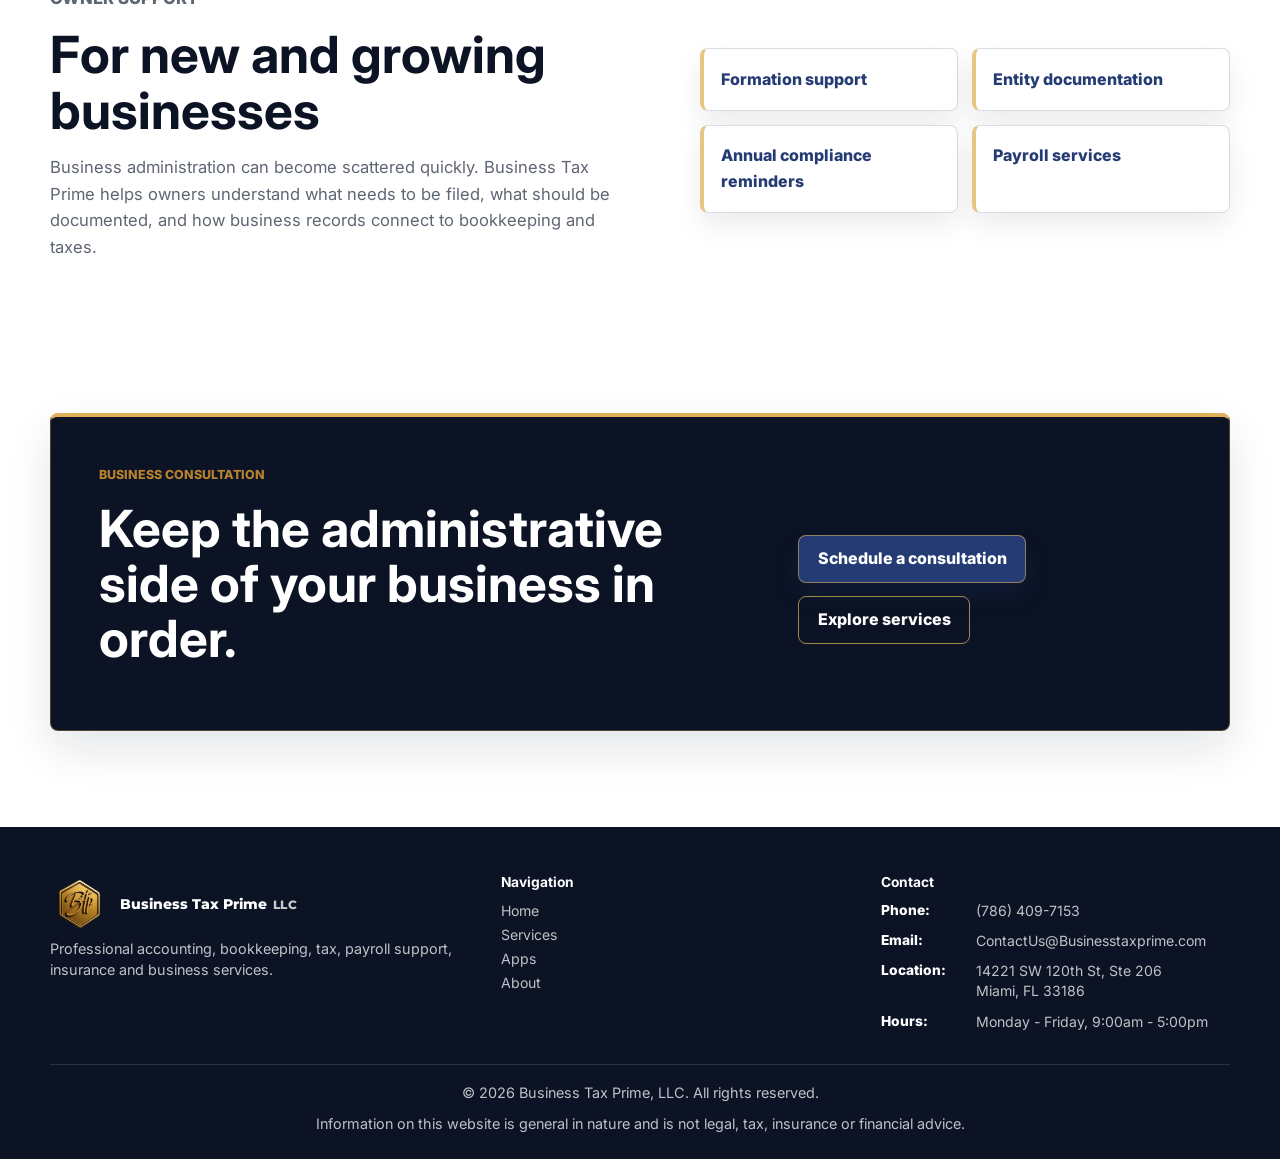
<file: business-services.html>
<!DOCTYPE html>
<html lang="en">
<head>
  <meta charset="UTF-8">
  <meta name="viewport" content="width=device-width, initial-scale=1.0">
  <title>Business services | Business Tax Prime, LLC</title>
  <meta name="description" content="Business registration, EIN and ITIN assistance, annual reports, payroll support, workers' comp coordination, new business guidance and administrative support from Business Tax Prime.">
  <link rel="preconnect" href="https://fonts.googleapis.com">
  <link rel="preconnect" href="https://fonts.gstatic.com" crossorigin>
  <link href="https://fonts.googleapis.com/css2?family=Inter:wght@400;500;600;700;800&family=Montserrat:wght@500;600;700;800&display=swap" rel="stylesheet">
  <link rel="stylesheet" href="assets/css/styles.css">
</head>
<body>
  <a class="skip-link" href="#main">Skip to content</a>
  <header class="site-header" data-header>
    <div class="container header-inner">
      <a class="brand notranslate" translate="no" href="index.html"><span class="brand-logo-frame"><img class="brand-logo" src="assets/logos/BTP_mark.png" alt="Business Tax Prime logo"></span><span class="brand-text"><strong>Business Tax Prime</strong><span>LLC</span></span></a>
      <button class="nav-toggle" type="button" aria-expanded="false" aria-controls="primary-navigation"><span class="sr-only">Menu</span><span></span><span></span><span></span></button>
      <nav class="primary-nav" id="primary-navigation" aria-label="Primary navigation"><a href="index.html">HOME</a><div class="nav-dropdown"><a href="services.html">SERVICES</a><div class="nav-submenu" aria-label="Services submenu"><a href="bookkeeping.html">Bookkeeping</a><a href="taxes.html">Taxes</a><a href="business-services.html">Business services</a><a href="business-services.html#payroll">Payroll Services</a><a href="https://www.btpinsurance.net/" target="_blank" rel="noopener">Insurance services</a></div></div><a href="apps.html">APPS</a><div class="nav-dropdown"><a href="contact.html#about">ABOUT</a><div class="nav-submenu" aria-label="About submenu"><a href="contact.html#about">About us</a><a href="contact.html#contact">Contact us</a><a href="privacy.html">Privacy Policy</a><a href="terms.html">Terms &amp; Conditions</a></div></div></nav><nav class="language-toggle" aria-label="Language options"><a href="index.html" lang="en" data-language-current>English</a><span aria-hidden="true">|</span><a href="https://translate.google.com/translate?sl=en&amp;tl=es&amp;u=https%3A%2F%2Fbusinesstaxprime.com%2F" lang="es" aria-label="Translate site to Spanish" data-translate-lang="es" target="_blank" rel="noopener">Espa&ntilde;ol</a><span aria-hidden="true">|</span><a href="https://translate.google.com/translate?sl=en&amp;tl=ht&amp;u=https%3A%2F%2Fbusinesstaxprime.com%2F" lang="ht" title="Haitian Creole" aria-label="Translate site to Haitian Creole" data-translate-lang="ht" target="_blank" rel="noopener">Creole</a></nav>
    </div>
  </header>

  <main id="main">
    <section class="page-hero">
      <div class="container narrow reveal">
        <p class="eyebrow">Business services</p>
        <h1>Administrative services for more organized business operations.</h1>
        <p>Business Tax Prime helps owners handle key business setup, compliance, payroll support, workers' comp coordination, records and reporting tasks with a calm, organized approach.</p>
      </div>
    </section>

    <section class="section-pad">
      <div class="container split">
        <div class="reveal">
          <p class="eyebrow">Business support</p>
          <h2>Business services for setup and compliance</h2>
          <p>Business Tax Prime helps small business owners organize the administrative details that support clean records, tax readiness and smoother day-to-day operations.</p>
        </div>
        <div class="feature-panel reveal">
          <h3>Business services encompass</h3>
          <ul class="check-list">
            <li>Business registration</li>
            <li>EIN and ITIN assistance</li>
            <li>Annual reports</li>
            <li>New business guidance</li>
            <li>Operational setup assistance</li>
            <li>Payroll support and workers' comp coordination</li>
          </ul>
        </div>
      </div>
    </section>

    <section class="section-pad bg-soft" id="payroll">
      <div class="container split">
        <div class="feature-panel reveal">
          <h3>Payroll support can include</h3>
          <ul class="check-list">
            <li>Payroll record organization</li>
            <li>Payroll reporting support</li>
            <li>Workers' compensation coordination</li>
            <li>W-2 filing coordination through trusted providers</li>
            <li>Payroll tax filing coordination through trusted providers</li>
          </ul>
        </div>
        <div class="reveal">
          <p class="eyebrow">Payroll support</p>
          <h2>Payroll Support</h2>
          <p>Business Tax Prime supports small businesses with payroll-related organization, reporting coordination and workers' compensation guidance through practical administrative support and trusted provider relationships.</p>
        </div>
      </div>
    </section>

    <section class="section-pad">
      <div class="container split">
        <div class="reveal">
          <p class="eyebrow">Owner support</p>
          <h2>For new and growing businesses</h2>
          <p>Business administration can become scattered quickly. Business Tax Prime helps owners understand what needs to be filed, what should be documented, and how business records connect to bookkeeping and taxes.</p>
        </div>
        <div class="mini-card-row reveal">
          <div class="mini-card">Formation support</div>
          <div class="mini-card">Entity documentation</div>
          <div class="mini-card">Annual compliance reminders</div>
          <div class="mini-card">Payroll services</div>
        </div>
      </div>
    </section>

    <section class="cta-section">
      <div class="container cta-box reveal"><div><p class="eyebrow">Business consultation</p><h2>Keep the administrative side of your business in order.</h2></div><div class="cta-actions"><a class="btn btn-primary" href="contact.html#contact">Schedule a consultation</a><a class="btn btn-secondary" href="services.html">Explore services</a></div></div>
    </section>
  </main>

  <footer class="site-footer">
    <div class="container footer-grid">
      <div><a class="brand footer-brand notranslate" translate="no" href="index.html"><span class="brand-logo-frame"><img class="brand-logo" src="assets/logos/BTP_mark.png" alt="Business Tax Prime logo"></span><span class="brand-text"><strong>Business Tax Prime</strong><span>LLC</span></span></a><p>Professional accounting, bookkeeping, tax, payroll support, insurance and business services.</p></div>
      <div><h2>Navigation</h2><nav class="footer-links" aria-label="Footer navigation"><a href="index.html">Home</a><a href="services.html">Services</a><a href="apps.html">Apps</a><a href="contact.html#about">About</a></nav></div>
      <div><h2>Contact</h2><dl class="contact-list"><div><dt>Phone:</dt><dd><a href="tel:+17864097153">(786) 409-7153</a></dd></div><div><dt>Email:</dt><dd><a href="mailto:ContactUs@Businesstaxprime.com">ContactUs@Businesstaxprime.com</a></dd></div><div><dt>Location:</dt><dd>14221 SW 120th St, Ste 206<br>Miami, FL 33186</dd></div><div><dt>Hours:</dt><dd>Monday - Friday, 9:00am - 5:00pm</dd></div></dl></div>
    </div>
    <div class="container footer-bottom"><p>&copy; <span data-year></span> Business Tax Prime, LLC. All rights reserved.</p><p>Information on this website is general in nature and is not legal, tax, insurance or financial advice.</p></div>
  </footer>
  <script src="assets/js/main.js"></script>
</body>
</html>
</file>
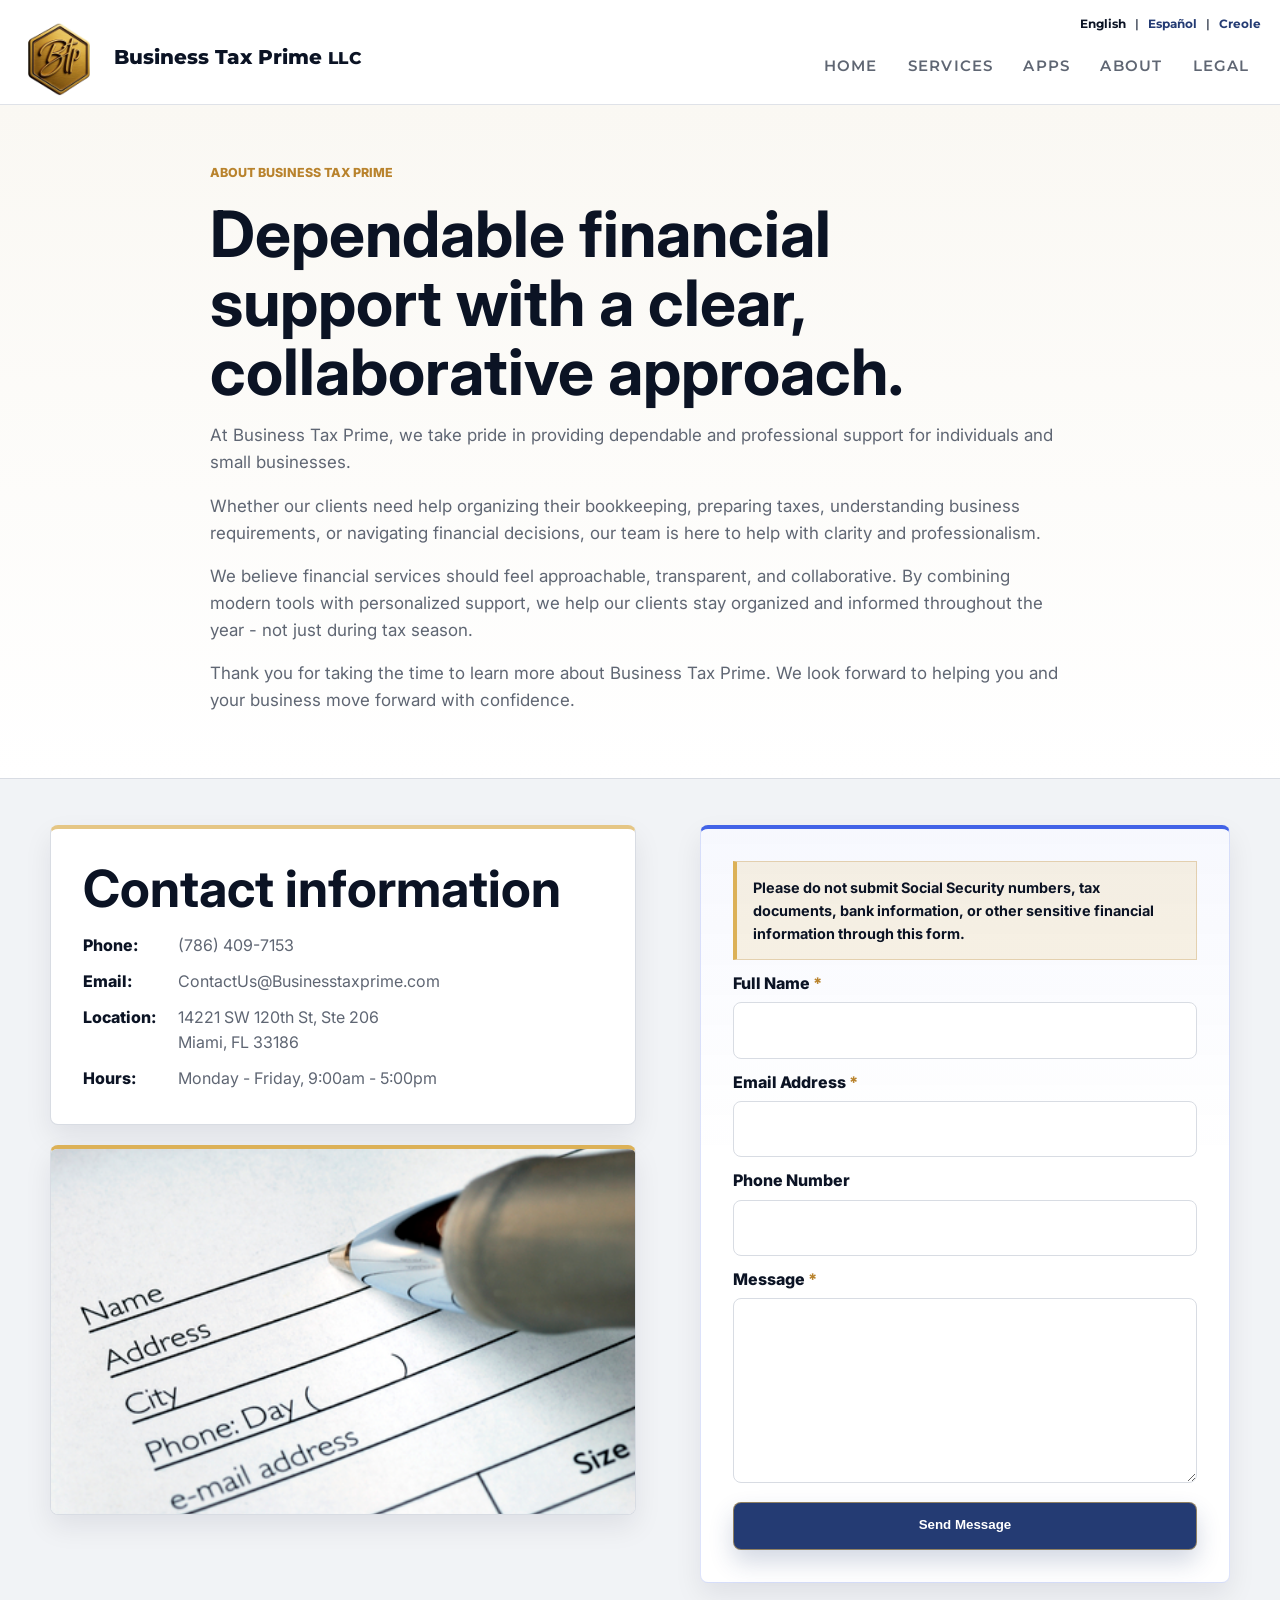
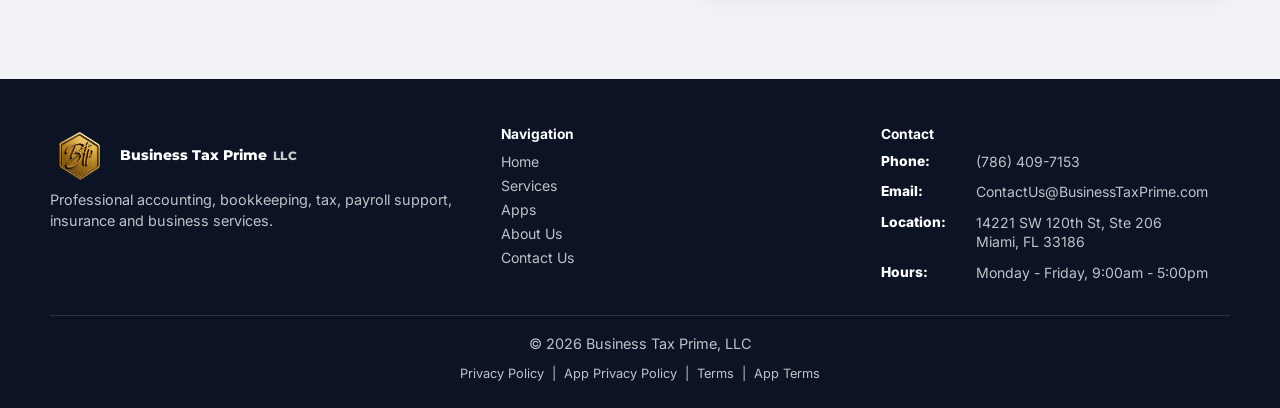
<file: contact.html>
<!DOCTYPE html>
<html lang="en">
<head>
  <meta charset="UTF-8">
  <meta name="viewport" content="width=device-width, initial-scale=1.0">
  <title>About & Contact | Business Tax Prime, LLC</title>
  <meta name="description" content="Learn about Business Tax Prime, LLC and contact the team to schedule a consultation for accounting, bookkeeping, tax, payroll support, insurance and business services.">
  <link rel="preconnect" href="https://fonts.googleapis.com">
  <link rel="preconnect" href="https://fonts.gstatic.com" crossorigin>
  <link href="https://fonts.googleapis.com/css2?family=Inter:wght@400;500;600;700;800&family=Montserrat:wght@500;600;700;800&display=swap" rel="stylesheet">
  <link rel="stylesheet" href="assets/css/styles.css">
</head>
<body>
  <a class="skip-link" href="#main">Skip to content</a>
  <header class="site-header" data-header>
    <div class="container header-inner">
      <a class="brand notranslate" translate="no" href="index.html"><span class="brand-logo-frame"><img class="brand-logo" src="assets/logos/BTP_mark.png" alt="Business Tax Prime logo"></span><span class="brand-text"><strong>Business Tax Prime</strong><span>LLC</span></span></a>
      <button class="nav-toggle" type="button" aria-expanded="false" aria-controls="primary-navigation"><span class="sr-only">Menu</span><span></span><span></span><span></span></button>
      <nav class="primary-nav" id="primary-navigation" aria-label="Primary navigation"><a href="index.html">HOME</a><div class="nav-dropdown"><a href="services.html">SERVICES</a><div class="nav-submenu" aria-label="Services submenu"><a href="bookkeeping.html">Bookkeeping</a><a href="taxes.html">Taxes</a><a href="business-services.html">Business services</a><a href="business-services.html#payroll">Payroll Services</a><a href="https://www.btpinsurance.net/" target="_blank" rel="noopener">Insurance with BTP Insurance</a></div></div><a href="apps.html">APPS</a><div class="nav-dropdown"><a href="contact.html#about">ABOUT</a><div class="nav-submenu" aria-label="About submenu"><a href="contact.html#about">About Us</a><a href="contact.html#contact">Contact Us</a></div></div><div class="nav-dropdown"><a href="privacy.html">LEGAL</a><div class="nav-submenu" aria-label="Legal submenu"><a href="privacy.html">Privacy Policy</a><a href="mobile-apps-privacy.html">Mobile Apps Privacy Policy</a><a href="terms.html">Terms &amp; Conditions</a><a href="mobile-apps-terms.html">Mobile Apps Terms of Use</a><a href="disclaimer.html">Disclaimer</a></div></div></nav><nav class="language-toggle" aria-label="Language options"><a href="index.html" lang="en" data-language-current>English</a><span aria-hidden="true">|</span><a href="https://translate.google.com/translate?sl=en&amp;tl=es&amp;u=https%3A%2F%2Fbusinesstaxprime.com%2F" lang="es" aria-label="Translate site to Spanish" data-translate-lang="es" target="_blank" rel="noopener">Espa&ntilde;ol</a><span aria-hidden="true">|</span><a href="https://translate.google.com/translate?sl=en&amp;tl=ht&amp;u=https%3A%2F%2Fbusinesstaxprime.com%2F" lang="ht" title="Haitian Creole" aria-label="Translate site to Haitian Creole" data-translate-lang="ht" target="_blank" rel="noopener">Creole</a></nav>
    </div>
  </header>

  <main id="main">
    <section class="page-hero" id="about">
      <div class="container narrow about-copy reveal">
        <p class="eyebrow">About Business Tax Prime</p>
        <h1>Dependable financial support with a clear, collaborative approach.</h1>
        <p>At Business Tax Prime, we take pride in providing dependable and professional support for individuals and small businesses.</p>
        <p>Whether our clients need help organizing their bookkeeping, preparing taxes, understanding business requirements, or navigating financial decisions, our team is here to help with clarity and professionalism.</p>
        <p>We believe financial services should feel approachable, transparent, and collaborative. By combining modern tools with personalized support, we help our clients stay organized and informed throughout the year - not just during tax season.</p>
        <p>Thank you for taking the time to learn more about Business Tax Prime. We look forward to helping you and your business move forward with confidence.</p>
      </div>
    </section>

    <section class="section-pad bg-soft" id="contact">
      <div class="container contact-grid">
        <div class="contact-aside reveal">
          <div class="feature-panel">
            <h2>Contact information</h2>
            <dl class="contact-list">
              <div>
                <dt>Phone:</dt>
                <dd><a href="tel:+17864097153">(786) 409-7153</a></dd>
              </div>
              <div>
                <dt>Email:</dt>
                <dd><a href="mailto:ContactUs@Businesstaxprime.com">ContactUs@Businesstaxprime.com</a></dd>
              </div>
              <div>
                <dt>Location:</dt>
                <dd>14221 SW 120th St, Ste 206<br>Miami, FL 33186</dd>
              </div>
              <div>
                <dt>Hours:</dt>
                <dd>Monday - Friday, 9:00am - 5:00pm</dd>
              </div>
            </dl>
          </div>
          <figure class="contact-photo">
            <img src="assets/images/contact.jpg" alt="Close-up of a contact form being completed">
          </figure>
        </div>
        <form class="contact-form reveal" action="https://formspree.io/f/mykvboyz" method="POST">
          <p class="form-note"><strong>Please do not submit Social Security numbers, tax documents, bank information, or other sensitive financial information through this form.</strong></p>
          <input type="hidden" name="_subject" value="New Business Tax Prime website inquiry">
          <div>
            <label for="full-name">Full Name <span class="required-marker" aria-hidden="true">*</span><span class="sr-only">required</span></label>
            <input id="full-name" name="name" type="text" autocomplete="name" required>
          </div>
          <div>
            <label for="email-address">Email Address <span class="required-marker" aria-hidden="true">*</span><span class="sr-only">required</span></label>
            <input id="email-address" name="email" type="email" autocomplete="email" required>
          </div>
          <div>
            <label for="phone-number">Phone Number</label>
            <input id="phone-number" name="phone" type="tel" autocomplete="tel">
          </div>
          <div>
            <label for="message">Message <span class="required-marker" aria-hidden="true">*</span><span class="sr-only">required</span></label>
            <textarea id="message" name="message" rows="6" required></textarea>
          </div>
          <button class="btn btn-primary" type="submit">Send Message</button>
        </form>
      </div>
    </section>
  </main>

  <footer class="site-footer">
    <div class="container footer-grid">
      <div><a class="brand footer-brand notranslate" translate="no" href="index.html"><span class="brand-logo-frame"><img class="brand-logo" src="assets/logos/BTP_mark.png" alt="Business Tax Prime logo"></span><span class="brand-text"><strong>Business Tax Prime</strong><span>LLC</span></span></a><p>Professional accounting, bookkeeping, tax, payroll support, insurance and business services.</p></div>
      <div><h2>Navigation</h2><nav class="footer-links" aria-label="Footer navigation"><a href="index.html">Home</a><a href="services.html">Services</a><a href="apps.html">Apps</a><a href="contact.html#about">About Us</a><a href="contact.html#contact">Contact Us</a></nav></div>
      <div><h2>Contact</h2><dl class="contact-list"><div><dt>Phone:</dt><dd><a href="tel:+17864097153">(786) 409-7153</a></dd></div><div><dt>Email:</dt><dd><a href="mailto:ContactUs@BusinessTaxPrime.com">ContactUs@BusinessTaxPrime.com</a></dd></div><div><dt>Location:</dt><dd>14221 SW 120th St, Ste 206<br>Miami, FL 33186</dd></div><div><dt>Hours:</dt><dd>Monday - Friday, 9:00am - 5:00pm</dd></div></dl></div>
    </div>
    <div class="container footer-bottom"><p>&copy; <span data-year></span> Business Tax Prime, LLC</p><nav class="footer-legal" aria-label="Footer legal links"><a href="privacy.html">Privacy Policy</a><span aria-hidden="true">|</span><a href="mobile-apps-privacy.html">App Privacy Policy</a><span aria-hidden="true">|</span><a href="terms.html">Terms</a><span aria-hidden="true">|</span><a href="mobile-apps-terms.html">App Terms</a></nav></div>
  </footer>
  <script src="assets/js/main.js"></script>
</body>
</html>
</file>
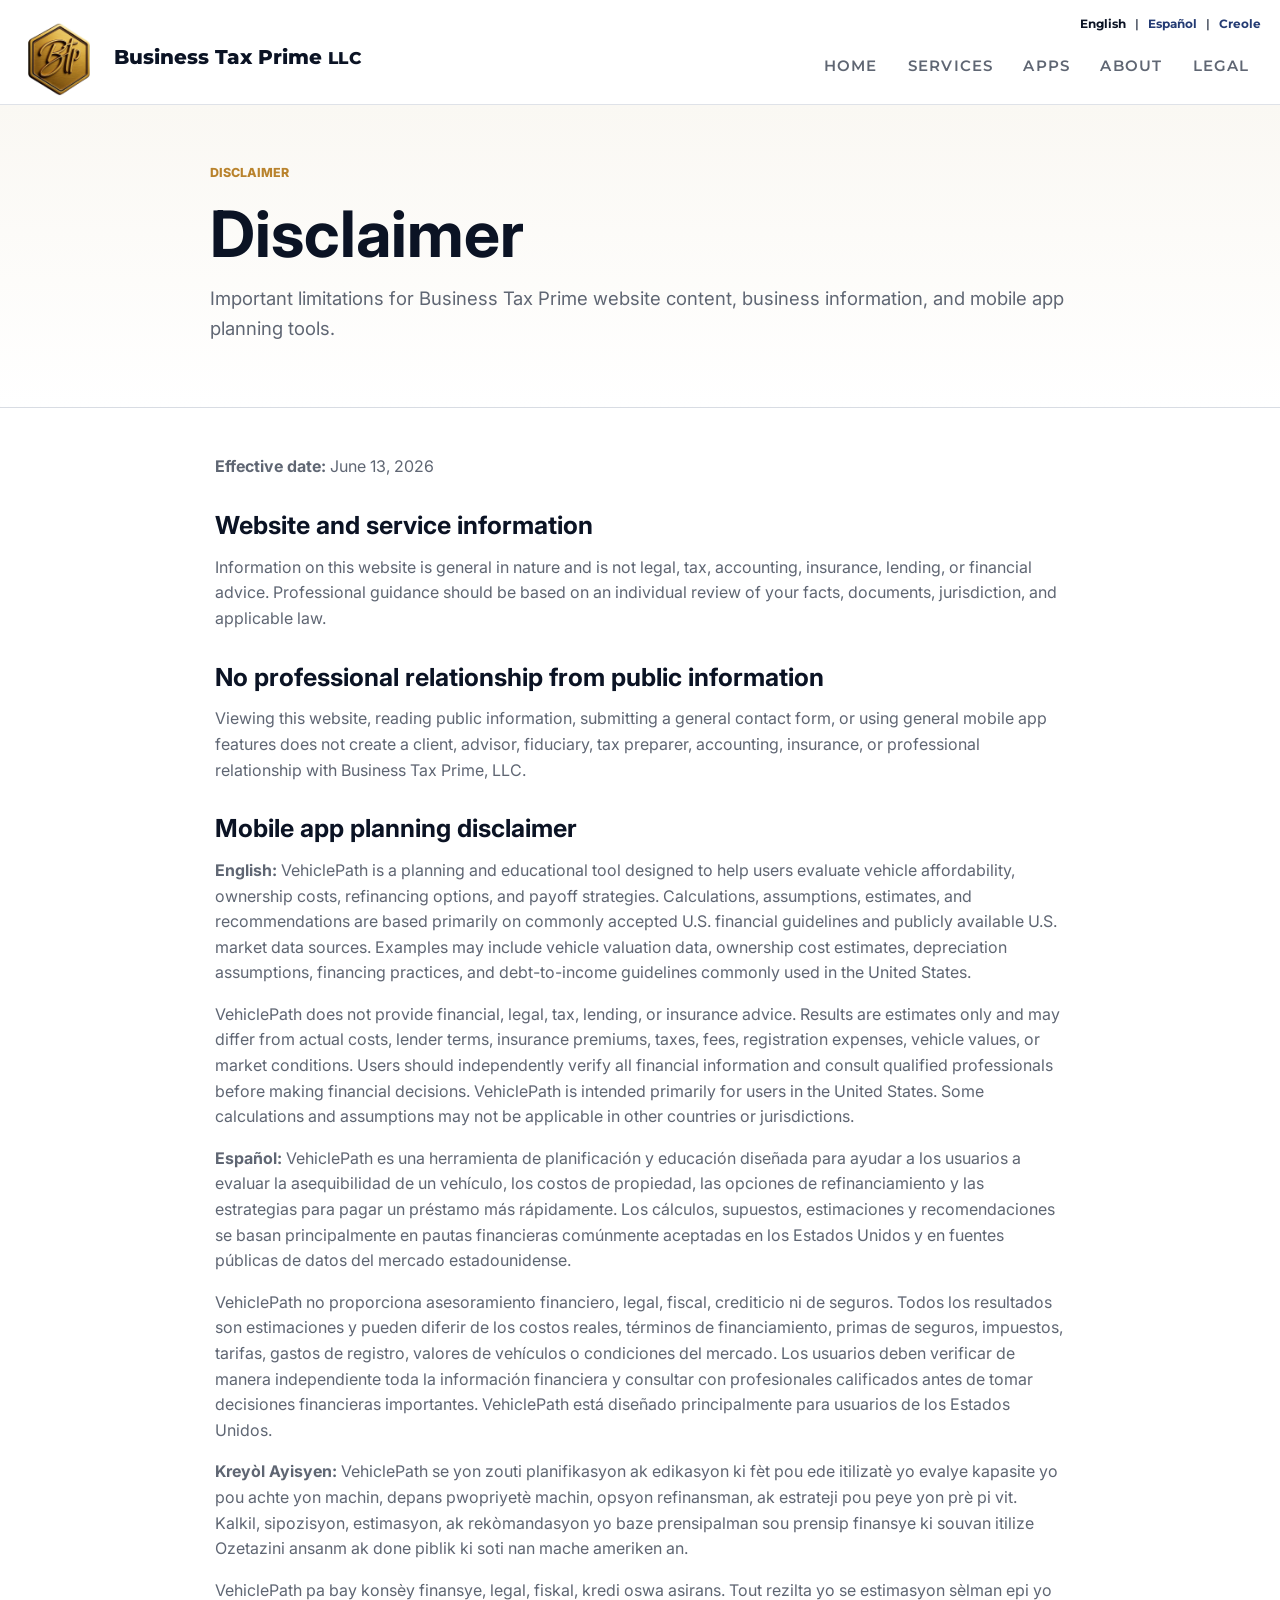
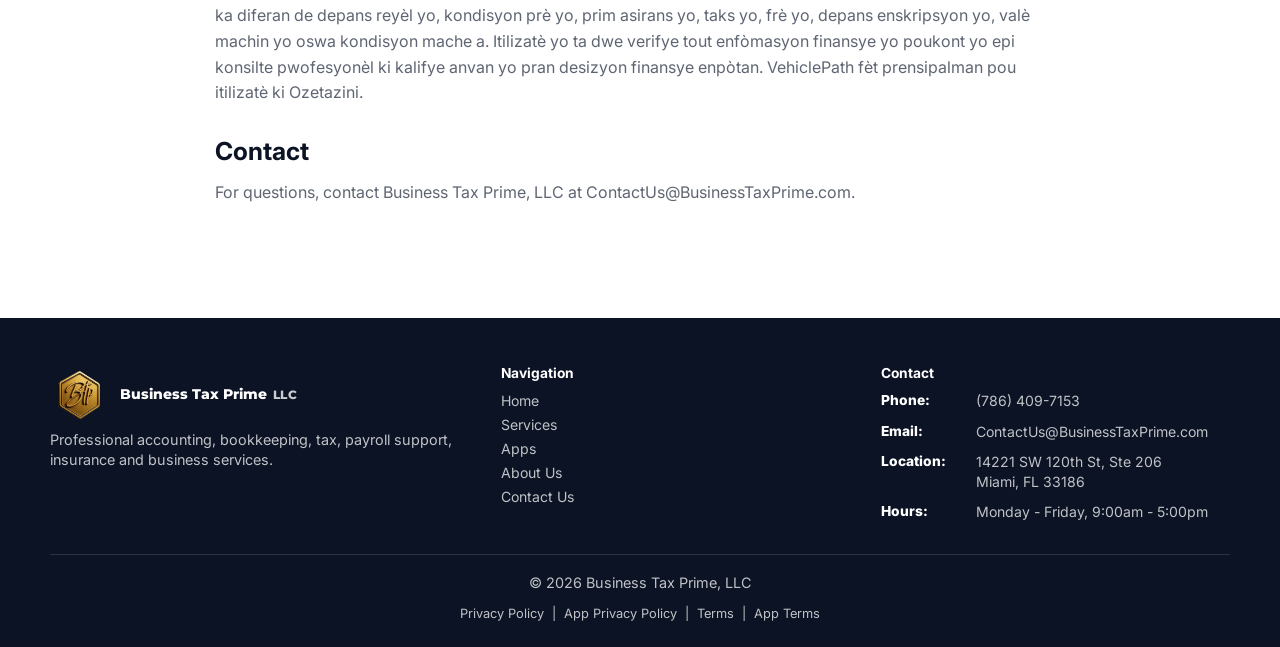
<file: disclaimer.html>
<!DOCTYPE html>
<html lang="en">
<head>
  <meta charset="UTF-8">
  <meta name="viewport" content="width=device-width, initial-scale=1.0">
  <title>Disclaimer | Business Tax Prime, LLC</title>
  <meta name="description" content="Professional and mobile app disclaimers for Business Tax Prime, LLC.">
  <link rel="preconnect" href="https://fonts.googleapis.com">
  <link rel="preconnect" href="https://fonts.gstatic.com" crossorigin>
  <link href="https://fonts.googleapis.com/css2?family=Inter:wght@400;500;600;700;800&family=Montserrat:wght@500;600;700;800&display=swap" rel="stylesheet">
  <link rel="stylesheet" href="assets/css/styles.css">
</head>
<body>
  <a class="skip-link" href="#main">Skip to content</a>
  <header class="site-header" data-header>
    <div class="container header-inner">
      <a class="brand notranslate" translate="no" href="index.html"><span class="brand-logo-frame"><img class="brand-logo" src="assets/logos/BTP_mark.png" alt="Business Tax Prime logo"></span><span class="brand-text"><strong>Business Tax Prime</strong><span>LLC</span></span></a>
      <button class="nav-toggle" type="button" aria-expanded="false" aria-controls="primary-navigation"><span class="sr-only">Menu</span><span></span><span></span><span></span></button>
      <nav class="primary-nav" id="primary-navigation" aria-label="Primary navigation"><a href="index.html">HOME</a><div class="nav-dropdown"><a href="services.html">SERVICES</a><div class="nav-submenu" aria-label="Services submenu"><a href="bookkeeping.html">Bookkeeping</a><a href="taxes.html">Taxes</a><a href="business-services.html">Business services</a><a href="business-services.html#payroll">Payroll Services</a><a href="https://www.btpinsurance.net/" target="_blank" rel="noopener">Insurance with BTP Insurance</a></div></div><a href="apps.html">APPS</a><div class="nav-dropdown"><a href="contact.html#about">ABOUT</a><div class="nav-submenu" aria-label="About submenu"><a href="contact.html#about">About Us</a><a href="contact.html#contact">Contact Us</a></div></div><div class="nav-dropdown"><a href="privacy.html">LEGAL</a><div class="nav-submenu" aria-label="Legal submenu"><a href="privacy.html">Privacy Policy</a><a href="mobile-apps-privacy.html">Mobile Apps Privacy Policy</a><a href="terms.html">Terms &amp; Conditions</a><a href="mobile-apps-terms.html">Mobile Apps Terms of Use</a><a href="disclaimer.html">Disclaimer</a></div></div></nav><nav class="language-toggle" aria-label="Language options"><a href="index.html" lang="en" data-language-current>English</a><span aria-hidden="true">|</span><a href="https://translate.google.com/translate?sl=en&amp;tl=es&amp;u=https%3A%2F%2Fbusinesstaxprime.com%2F" lang="es" aria-label="Translate site to Spanish" data-translate-lang="es" target="_blank" rel="noopener">Espa&ntilde;ol</a><span aria-hidden="true">|</span><a href="https://translate.google.com/translate?sl=en&amp;tl=ht&amp;u=https%3A%2F%2Fbusinesstaxprime.com%2F" lang="ht" title="Haitian Creole" aria-label="Translate site to Haitian Creole" data-translate-lang="ht" target="_blank" rel="noopener">Creole</a></nav>
    </div>
  </header>

  <main id="main">
    <section class="page-hero">
      <div class="container narrow reveal">
        <p class="eyebrow">Disclaimer</p>
        <h1>Disclaimer</h1>
        <p>Important limitations for Business Tax Prime website content, business information, and mobile app planning tools.</p>
      </div>
    </section>

    <section class="section-pad">
      <div class="container policy-content reveal">
        <p><strong>Effective date:</strong> June 13, 2026</p>

        <h2>Website and service information</h2>
        <p>Information on this website is general in nature and is not legal, tax, accounting, insurance, lending, or financial advice. Professional guidance should be based on an individual review of your facts, documents, jurisdiction, and applicable law.</p>

        <h2>No professional relationship from public information</h2>
        <p>Viewing this website, reading public information, submitting a general contact form, or using general mobile app features does not create a client, advisor, fiduciary, tax preparer, accounting, insurance, or professional relationship with Business Tax Prime, LLC.</p>

        <h2>Mobile app planning disclaimer</h2>
        <p><strong>English:</strong> VehiclePath is a planning and educational tool designed to help users evaluate vehicle affordability, ownership costs, refinancing options, and payoff strategies. Calculations, assumptions, estimates, and recommendations are based primarily on commonly accepted U.S. financial guidelines and publicly available U.S. market data sources. Examples may include vehicle valuation data, ownership cost estimates, depreciation assumptions, financing practices, and debt-to-income guidelines commonly used in the United States.</p>
        <p>VehiclePath does not provide financial, legal, tax, lending, or insurance advice. Results are estimates only and may differ from actual costs, lender terms, insurance premiums, taxes, fees, registration expenses, vehicle values, or market conditions. Users should independently verify all financial information and consult qualified professionals before making financial decisions. VehiclePath is intended primarily for users in the United States. Some calculations and assumptions may not be applicable in other countries or jurisdictions.</p>

        <p><strong>Espa&ntilde;ol:</strong> VehiclePath es una herramienta de planificaci&oacute;n y educaci&oacute;n dise&ntilde;ada para ayudar a los usuarios a evaluar la asequibilidad de un veh&iacute;culo, los costos de propiedad, las opciones de refinanciamiento y las estrategias para pagar un pr&eacute;stamo m&aacute;s r&aacute;pidamente. Los c&aacute;lculos, supuestos, estimaciones y recomendaciones se basan principalmente en pautas financieras com&uacute;nmente aceptadas en los Estados Unidos y en fuentes p&uacute;blicas de datos del mercado estadounidense.</p>
        <p>VehiclePath no proporciona asesoramiento financiero, legal, fiscal, crediticio ni de seguros. Todos los resultados son estimaciones y pueden diferir de los costos reales, t&eacute;rminos de financiamiento, primas de seguros, impuestos, tarifas, gastos de registro, valores de veh&iacute;culos o condiciones del mercado. Los usuarios deben verificar de manera independiente toda la informaci&oacute;n financiera y consultar con profesionales calificados antes de tomar decisiones financieras importantes. VehiclePath est&aacute; dise&ntilde;ado principalmente para usuarios de los Estados Unidos.</p>

        <p><strong>Krey&ograve;l Ayisyen:</strong> VehiclePath se yon zouti planifikasyon ak edikasyon ki f&egrave;t pou ede itilizat&egrave; yo evalye kapasite yo pou achte yon machin, depans pwopriyet&egrave; machin, opsyon refinansman, ak estrateji pou peye yon pr&egrave; pi vit. Kalkil, sipozisyon, estimasyon, ak rek&ograve;mandasyon yo baze prensipalman sou prensip finansye ki souvan itilize Ozetazini ansanm ak done piblik ki soti nan mache ameriken an.</p>
        <p>VehiclePath pa bay kons&egrave;y finansye, legal, fiskal, kredi oswa asirans. Tout rezilta yo se estimasyon s&egrave;lman epi yo ka diferan de depans rey&egrave;l yo, kondisyon pr&egrave; yo, prim asirans yo, taks yo, fr&egrave; yo, depans enskripsyon yo, val&egrave; machin yo oswa kondisyon mache a. Itilizat&egrave; yo ta dwe verifye tout enf&ograve;masyon finansye yo poukont yo epi konsilte pwofesyon&egrave;l ki kalifye anvan yo pran desizyon finansye enp&ograve;tan. VehiclePath f&egrave;t prensipalman pou itilizat&egrave; ki Ozetazini.</p>

        <h2>Contact</h2>
        <p>For questions, contact Business Tax Prime, LLC at <a href="mailto:ContactUs@BusinessTaxPrime.com">ContactUs@BusinessTaxPrime.com</a>.</p>
      </div>
    </section>
  </main>

  <footer class="site-footer">
    <div class="container footer-grid">
      <div><a class="brand footer-brand notranslate" translate="no" href="index.html"><span class="brand-logo-frame"><img class="brand-logo" src="assets/logos/BTP_mark.png" alt="Business Tax Prime logo"></span><span class="brand-text"><strong>Business Tax Prime</strong><span>LLC</span></span></a><p>Professional accounting, bookkeeping, tax, payroll support, insurance and business services.</p></div>
      <div><h2>Navigation</h2><nav class="footer-links" aria-label="Footer navigation"><a href="index.html">Home</a><a href="services.html">Services</a><a href="apps.html">Apps</a><a href="contact.html#about">About Us</a><a href="contact.html#contact">Contact Us</a></nav></div>
      <div><h2>Contact</h2><dl class="contact-list"><div><dt>Phone:</dt><dd><a href="tel:+17864097153">(786) 409-7153</a></dd></div><div><dt>Email:</dt><dd><a href="mailto:ContactUs@BusinessTaxPrime.com">ContactUs@BusinessTaxPrime.com</a></dd></div><div><dt>Location:</dt><dd>14221 SW 120th St, Ste 206<br>Miami, FL 33186</dd></div><div><dt>Hours:</dt><dd>Monday - Friday, 9:00am - 5:00pm</dd></div></dl></div>
    </div>
    <div class="container footer-bottom"><p>&copy; <span data-year></span> Business Tax Prime, LLC</p><nav class="footer-legal" aria-label="Footer legal links"><a href="privacy.html">Privacy Policy</a><span aria-hidden="true">|</span><a href="mobile-apps-privacy.html">App Privacy Policy</a><span aria-hidden="true">|</span><a href="terms.html">Terms</a><span aria-hidden="true">|</span><a href="mobile-apps-terms.html">App Terms</a></nav></div>
  </footer>
  <script src="assets/js/main.js"></script>
</body>
</html>
</file>
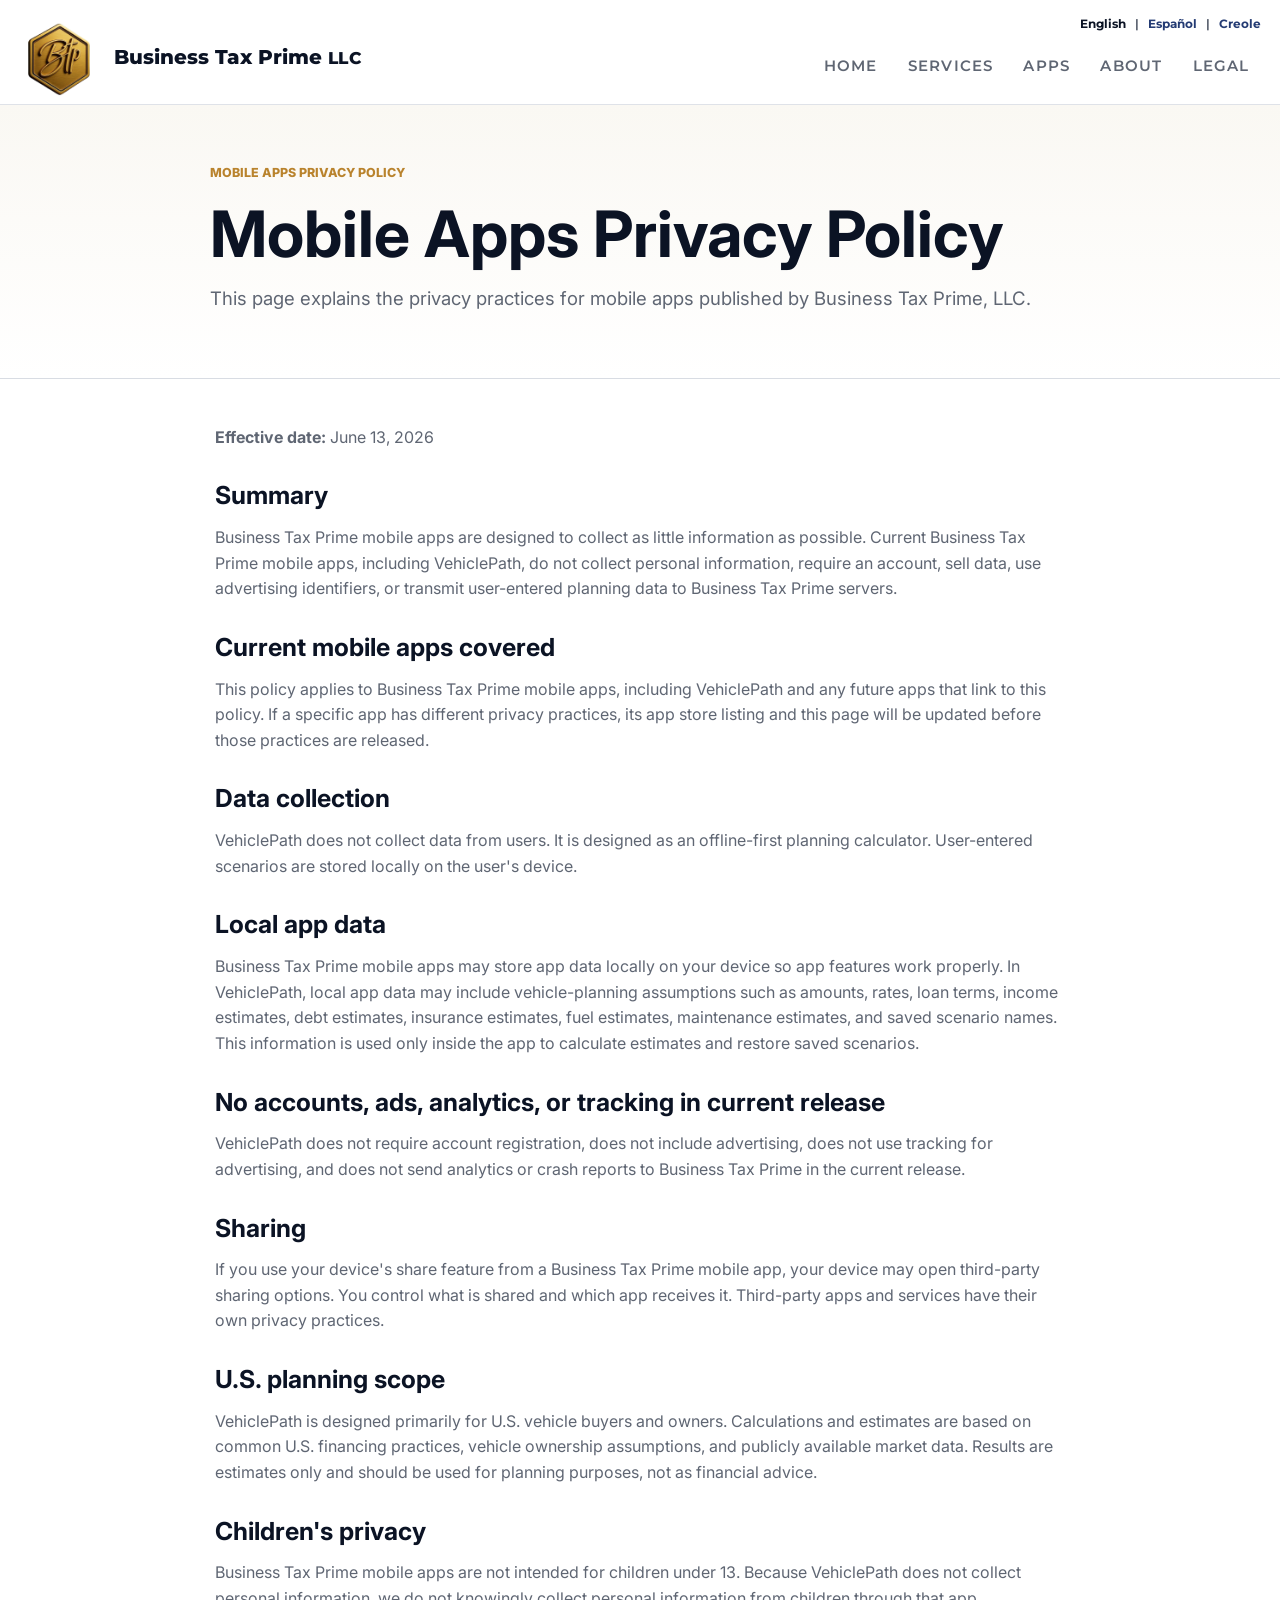
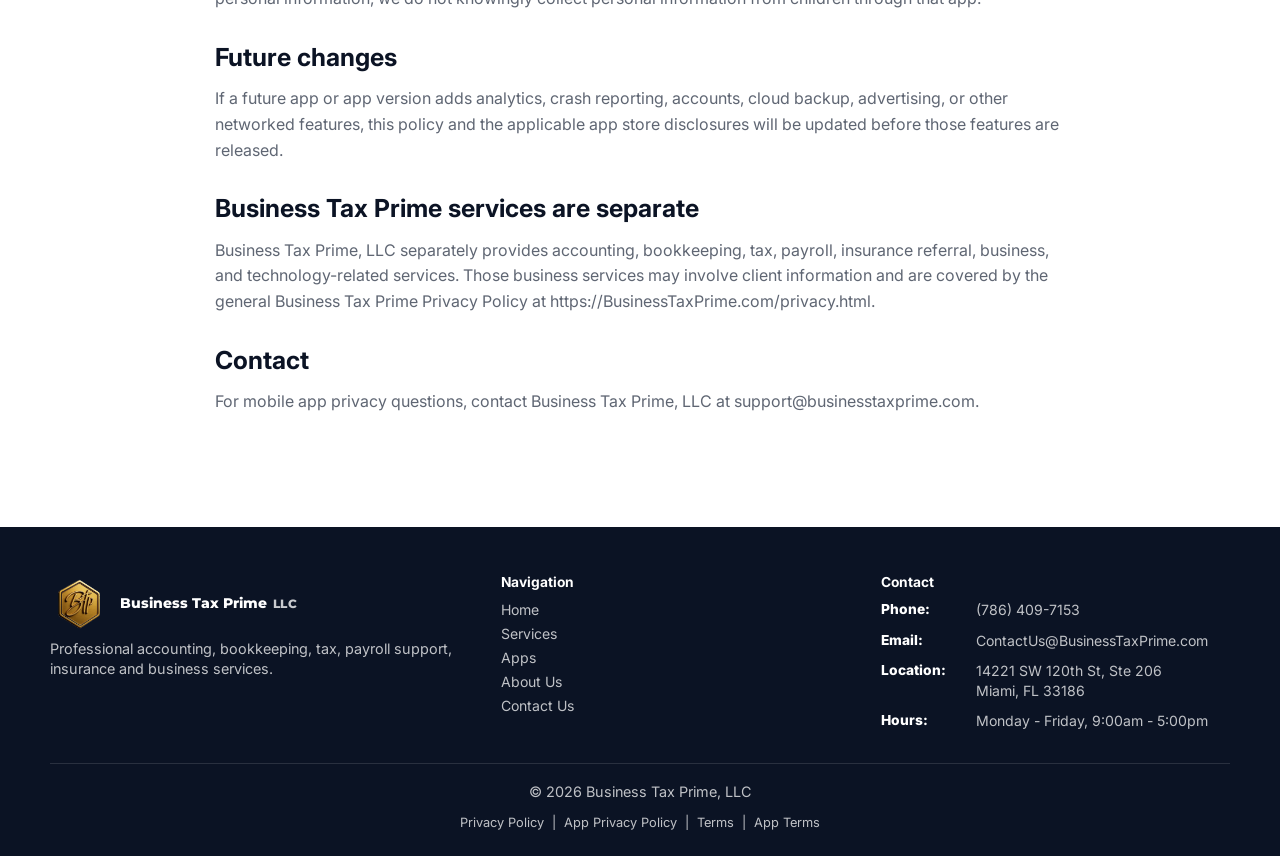
<file: mobile-apps-privacy.html>
<!DOCTYPE html>
<html lang="en">
<head>
  <meta charset="UTF-8">
  <meta name="viewport" content="width=device-width, initial-scale=1.0">
  <title>Mobile Apps Privacy Policy | Business Tax Prime, LLC</title>
  <meta name="description" content="Mobile apps privacy policy for Business Tax Prime, LLC apps including VehiclePath.">
  <link rel="preconnect" href="https://fonts.googleapis.com">
  <link rel="preconnect" href="https://fonts.gstatic.com" crossorigin>
  <link href="https://fonts.googleapis.com/css2?family=Inter:wght@400;500;600;700;800&family=Montserrat:wght@500;600;700;800&display=swap" rel="stylesheet">
  <link rel="stylesheet" href="assets/css/styles.css">
</head>
<body>
  <a class="skip-link" href="#main">Skip to content</a>
  <header class="site-header" data-header>
    <div class="container header-inner">
      <a class="brand notranslate" translate="no" href="index.html"><span class="brand-logo-frame"><img class="brand-logo" src="assets/logos/BTP_mark.png" alt="Business Tax Prime logo"></span><span class="brand-text"><strong>Business Tax Prime</strong><span>LLC</span></span></a>
      <button class="nav-toggle" type="button" aria-expanded="false" aria-controls="primary-navigation"><span class="sr-only">Menu</span><span></span><span></span><span></span></button>
      <nav class="primary-nav" id="primary-navigation" aria-label="Primary navigation"><a href="index.html">HOME</a><div class="nav-dropdown"><a href="services.html">SERVICES</a><div class="nav-submenu" aria-label="Services submenu"><a href="bookkeeping.html">Bookkeeping</a><a href="taxes.html">Taxes</a><a href="business-services.html">Business services</a><a href="business-services.html#payroll">Payroll Services</a><a href="https://www.btpinsurance.net/" target="_blank" rel="noopener">Insurance with BTP Insurance</a></div></div><a href="apps.html">APPS</a><div class="nav-dropdown"><a href="contact.html#about">ABOUT</a><div class="nav-submenu" aria-label="About submenu"><a href="contact.html#about">About Us</a><a href="contact.html#contact">Contact Us</a></div></div><div class="nav-dropdown"><a href="privacy.html">LEGAL</a><div class="nav-submenu" aria-label="Legal submenu"><a href="privacy.html">Privacy Policy</a><a href="mobile-apps-privacy.html">Mobile Apps Privacy Policy</a><a href="terms.html">Terms &amp; Conditions</a><a href="mobile-apps-terms.html">Mobile Apps Terms of Use</a><a href="disclaimer.html">Disclaimer</a></div></div></nav><nav class="language-toggle" aria-label="Language options"><a href="index.html" lang="en" data-language-current>English</a><span aria-hidden="true">|</span><a href="https://translate.google.com/translate?sl=en&amp;tl=es&amp;u=https%3A%2F%2Fbusinesstaxprime.com%2F" lang="es" aria-label="Translate site to Spanish" data-translate-lang="es" target="_blank" rel="noopener">Espa&ntilde;ol</a><span aria-hidden="true">|</span><a href="https://translate.google.com/translate?sl=en&amp;tl=ht&amp;u=https%3A%2F%2Fbusinesstaxprime.com%2F" lang="ht" title="Haitian Creole" aria-label="Translate site to Haitian Creole" data-translate-lang="ht" target="_blank" rel="noopener">Creole</a></nav>
    </div>
  </header>

  <main id="main">
    <section class="page-hero">
      <div class="container narrow reveal">
        <p class="eyebrow">Mobile Apps Privacy Policy</p>
        <h1>Mobile Apps Privacy Policy</h1>
        <p>This page explains the privacy practices for mobile apps published by Business Tax Prime, LLC.</p>
      </div>
    </section>

    <section class="section-pad">
      <div class="container policy-content reveal">
        <p><strong>Effective date:</strong> June 13, 2026</p>

        <h2>Summary</h2>
        <p>Business Tax Prime mobile apps are designed to collect as little information as possible. Current Business Tax Prime mobile apps, including VehiclePath, do not collect personal information, require an account, sell data, use advertising identifiers, or transmit user-entered planning data to Business Tax Prime servers.</p>

        <h2>Current mobile apps covered</h2>
        <p>This policy applies to Business Tax Prime mobile apps, including VehiclePath and any future apps that link to this policy. If a specific app has different privacy practices, its app store listing and this page will be updated before those practices are released.</p>

        <h2>Data collection</h2>
        <p>VehiclePath does not collect data from users. It is designed as an offline-first planning calculator. User-entered scenarios are stored locally on the user's device.</p>

        <h2>Local app data</h2>
        <p>Business Tax Prime mobile apps may store app data locally on your device so app features work properly. In VehiclePath, local app data may include vehicle-planning assumptions such as amounts, rates, loan terms, income estimates, debt estimates, insurance estimates, fuel estimates, maintenance estimates, and saved scenario names. This information is used only inside the app to calculate estimates and restore saved scenarios.</p>

        <h2>No accounts, ads, analytics, or tracking in current release</h2>
        <p>VehiclePath does not require account registration, does not include advertising, does not use tracking for advertising, and does not send analytics or crash reports to Business Tax Prime in the current release.</p>

        <h2>Sharing</h2>
        <p>If you use your device's share feature from a Business Tax Prime mobile app, your device may open third-party sharing options. You control what is shared and which app receives it. Third-party apps and services have their own privacy practices.</p>

        <h2>U.S. planning scope</h2>
        <p>VehiclePath is designed primarily for U.S. vehicle buyers and owners. Calculations and estimates are based on common U.S. financing practices, vehicle ownership assumptions, and publicly available market data. Results are estimates only and should be used for planning purposes, not as financial advice.</p>

        <h2>Children's privacy</h2>
        <p>Business Tax Prime mobile apps are not intended for children under 13. Because VehiclePath does not collect personal information, we do not knowingly collect personal information from children through that app.</p>

        <h2>Future changes</h2>
        <p>If a future app or app version adds analytics, crash reporting, accounts, cloud backup, advertising, or other networked features, this policy and the applicable app store disclosures will be updated before those features are released.</p>

        <h2>Business Tax Prime services are separate</h2>
        <p>Business Tax Prime, LLC separately provides accounting, bookkeeping, tax, payroll, insurance referral, business, and technology-related services. Those business services may involve client information and are covered by the general Business Tax Prime Privacy Policy at <a href="privacy.html">https://BusinessTaxPrime.com/privacy.html</a>.</p>

        <h2>Contact</h2>
        <p>For mobile app privacy questions, contact Business Tax Prime, LLC at <a href="mailto:support@businesstaxprime.com">support@businesstaxprime.com</a>.</p>
      </div>
    </section>
  </main>

  <footer class="site-footer">
    <div class="container footer-grid">
      <div><a class="brand footer-brand notranslate" translate="no" href="index.html"><span class="brand-logo-frame"><img class="brand-logo" src="assets/logos/BTP_mark.png" alt="Business Tax Prime logo"></span><span class="brand-text"><strong>Business Tax Prime</strong><span>LLC</span></span></a><p>Professional accounting, bookkeeping, tax, payroll support, insurance and business services.</p></div>
      <div><h2>Navigation</h2><nav class="footer-links" aria-label="Footer navigation"><a href="index.html">Home</a><a href="services.html">Services</a><a href="apps.html">Apps</a><a href="contact.html#about">About Us</a><a href="contact.html#contact">Contact Us</a></nav></div>
      <div><h2>Contact</h2><dl class="contact-list"><div><dt>Phone:</dt><dd><a href="tel:+17864097153">(786) 409-7153</a></dd></div><div><dt>Email:</dt><dd><a href="mailto:ContactUs@BusinessTaxPrime.com">ContactUs@BusinessTaxPrime.com</a></dd></div><div><dt>Location:</dt><dd>14221 SW 120th St, Ste 206<br>Miami, FL 33186</dd></div><div><dt>Hours:</dt><dd>Monday - Friday, 9:00am - 5:00pm</dd></div></dl></div>
    </div>
    <div class="container footer-bottom"><p>&copy; <span data-year></span> Business Tax Prime, LLC</p><nav class="footer-legal" aria-label="Footer legal links"><a href="privacy.html">Privacy Policy</a><span aria-hidden="true">|</span><a href="mobile-apps-privacy.html">App Privacy Policy</a><span aria-hidden="true">|</span><a href="terms.html">Terms</a><span aria-hidden="true">|</span><a href="mobile-apps-terms.html">App Terms</a></nav></div>
  </footer>
  <script src="assets/js/main.js"></script>
</body>
</html>
</file>
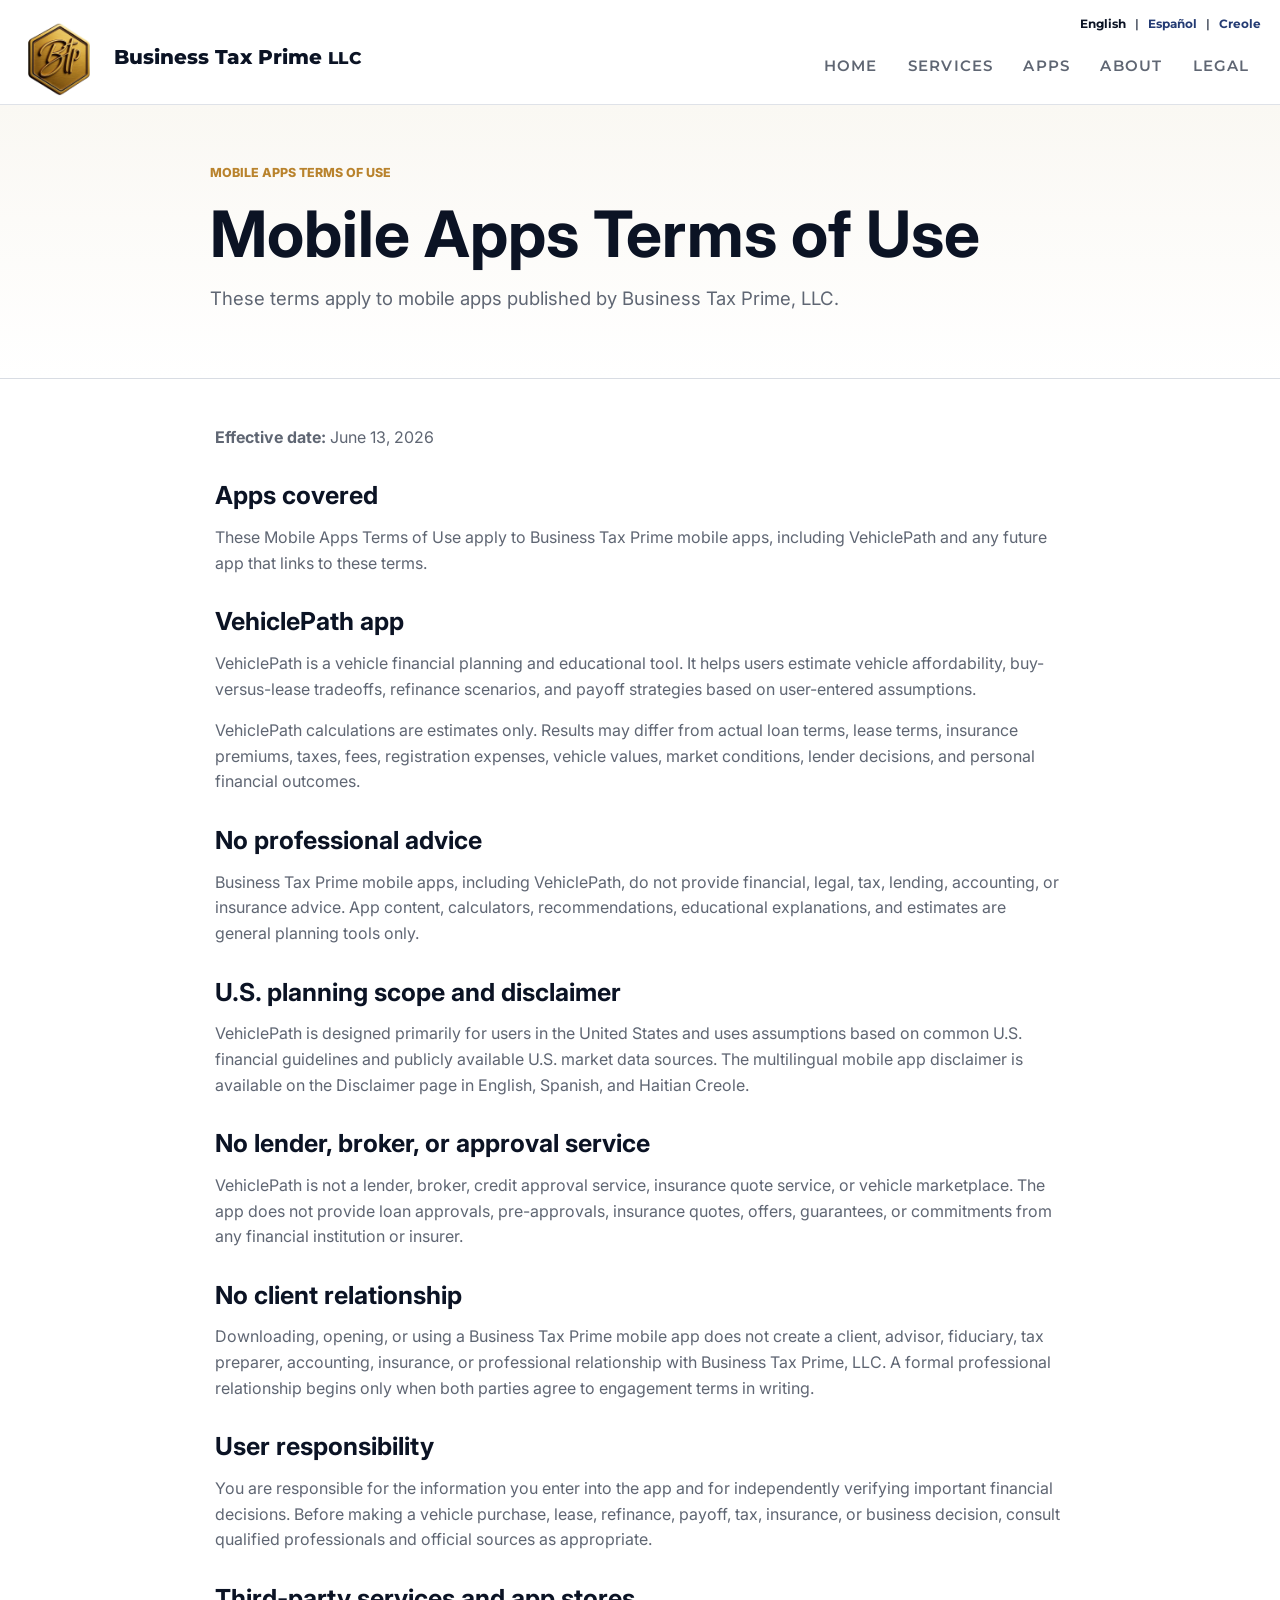
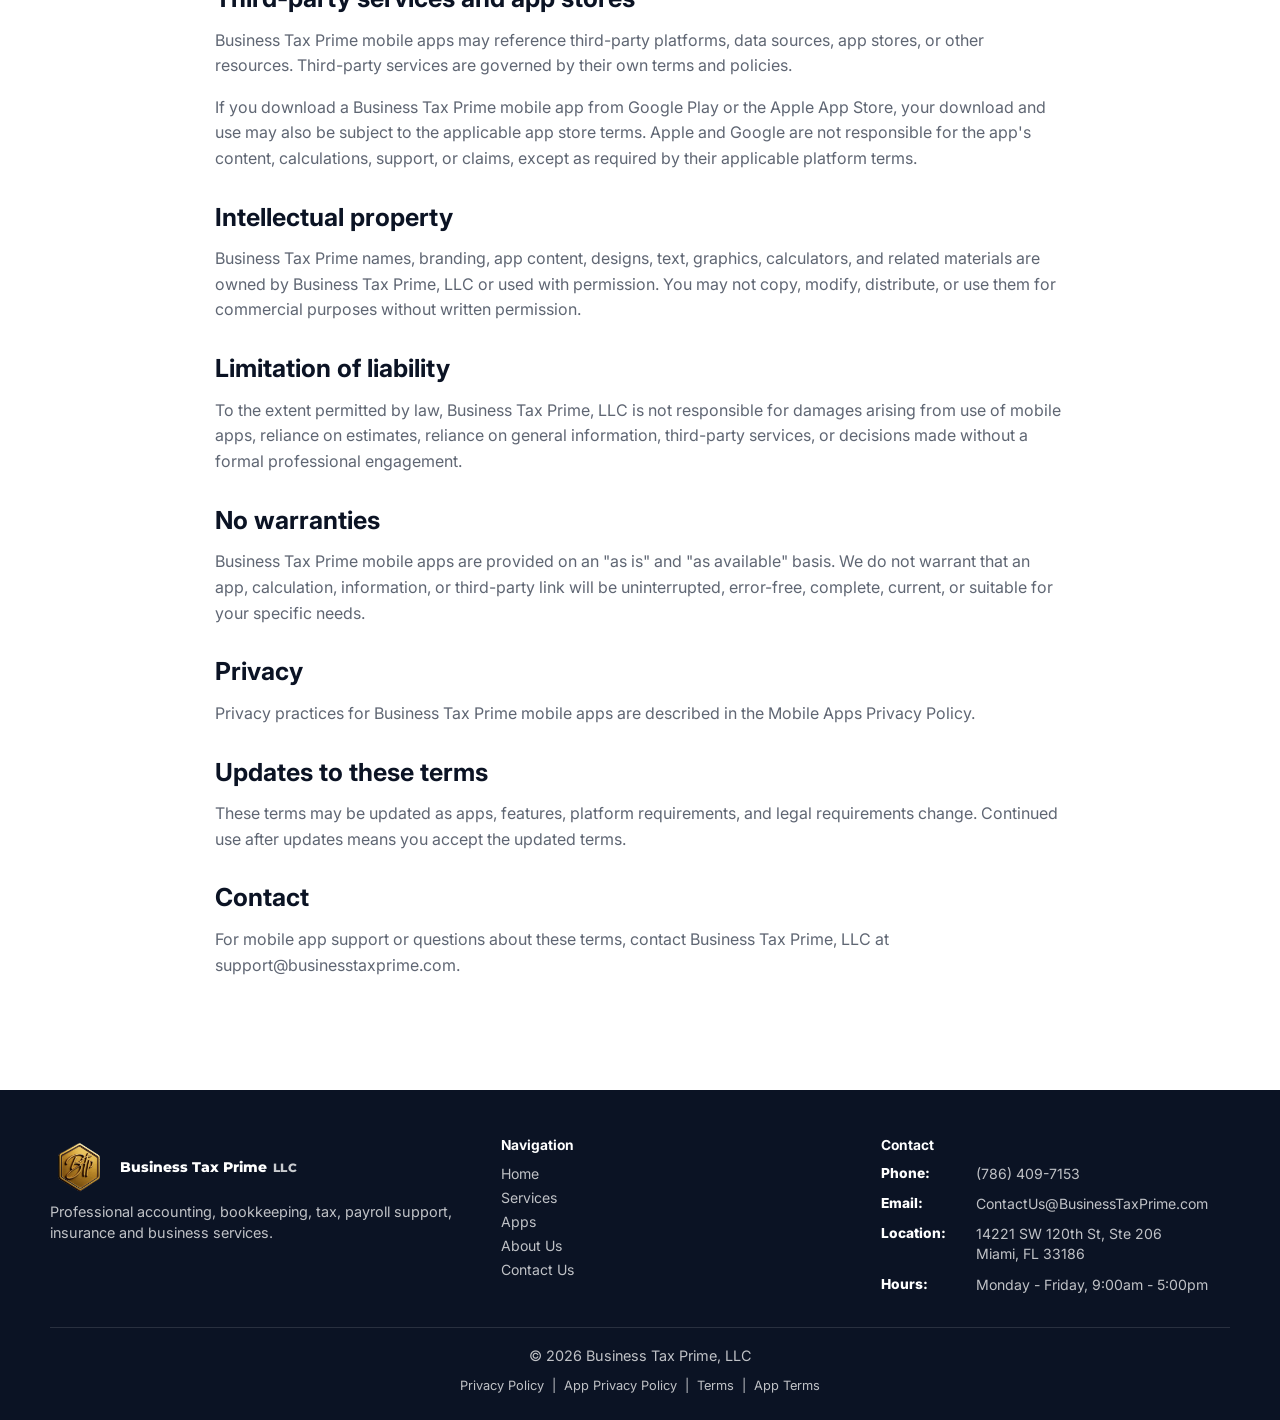
<file: mobile-apps-terms.html>
<!DOCTYPE html>
<html lang="en">
<head>
  <meta charset="UTF-8">
  <meta name="viewport" content="width=device-width, initial-scale=1.0">
  <title>Mobile Apps Terms of Use | Business Tax Prime, LLC</title>
  <meta name="description" content="Terms of use for mobile apps published by Business Tax Prime, LLC, including VehiclePath.">
  <link rel="preconnect" href="https://fonts.googleapis.com">
  <link rel="preconnect" href="https://fonts.gstatic.com" crossorigin>
  <link href="https://fonts.googleapis.com/css2?family=Inter:wght@400;500;600;700;800&family=Montserrat:wght@500;600;700;800&display=swap" rel="stylesheet">
  <link rel="stylesheet" href="assets/css/styles.css">
</head>
<body>
  <a class="skip-link" href="#main">Skip to content</a>
  <header class="site-header" data-header>
    <div class="container header-inner">
      <a class="brand notranslate" translate="no" href="index.html"><span class="brand-logo-frame"><img class="brand-logo" src="assets/logos/BTP_mark.png" alt="Business Tax Prime logo"></span><span class="brand-text"><strong>Business Tax Prime</strong><span>LLC</span></span></a>
      <button class="nav-toggle" type="button" aria-expanded="false" aria-controls="primary-navigation"><span class="sr-only">Menu</span><span></span><span></span><span></span></button>
      <nav class="primary-nav" id="primary-navigation" aria-label="Primary navigation"><a href="index.html">HOME</a><div class="nav-dropdown"><a href="services.html">SERVICES</a><div class="nav-submenu" aria-label="Services submenu"><a href="bookkeeping.html">Bookkeeping</a><a href="taxes.html">Taxes</a><a href="business-services.html">Business services</a><a href="business-services.html#payroll">Payroll Services</a><a href="https://www.btpinsurance.net/" target="_blank" rel="noopener">Insurance with BTP Insurance</a></div></div><a href="apps.html">APPS</a><div class="nav-dropdown"><a href="contact.html#about">ABOUT</a><div class="nav-submenu" aria-label="About submenu"><a href="contact.html#about">About Us</a><a href="contact.html#contact">Contact Us</a></div></div><div class="nav-dropdown"><a href="privacy.html">LEGAL</a><div class="nav-submenu" aria-label="Legal submenu"><a href="privacy.html">Privacy Policy</a><a href="mobile-apps-privacy.html">Mobile Apps Privacy Policy</a><a href="terms.html">Terms &amp; Conditions</a><a href="mobile-apps-terms.html">Mobile Apps Terms of Use</a><a href="disclaimer.html">Disclaimer</a></div></div></nav><nav class="language-toggle" aria-label="Language options"><a href="index.html" lang="en" data-language-current>English</a><span aria-hidden="true">|</span><a href="https://translate.google.com/translate?sl=en&amp;tl=es&amp;u=https%3A%2F%2Fbusinesstaxprime.com%2F" lang="es" aria-label="Translate site to Spanish" data-translate-lang="es" target="_blank" rel="noopener">Espa&ntilde;ol</a><span aria-hidden="true">|</span><a href="https://translate.google.com/translate?sl=en&amp;tl=ht&amp;u=https%3A%2F%2Fbusinesstaxprime.com%2F" lang="ht" title="Haitian Creole" aria-label="Translate site to Haitian Creole" data-translate-lang="ht" target="_blank" rel="noopener">Creole</a></nav>
    </div>
  </header>

  <main id="main">
    <section class="page-hero">
      <div class="container narrow reveal">
        <p class="eyebrow">Mobile Apps Terms of Use</p>
        <h1>Mobile Apps Terms of Use</h1>
        <p>These terms apply to mobile apps published by Business Tax Prime, LLC.</p>
      </div>
    </section>

    <section class="section-pad">
      <div class="container policy-content reveal">
        <p><strong>Effective date:</strong> June 13, 2026</p>

        <h2>Apps covered</h2>
        <p>These Mobile Apps Terms of Use apply to Business Tax Prime mobile apps, including VehiclePath and any future app that links to these terms.</p>

        <h2>VehiclePath app</h2>
        <p>VehiclePath is a vehicle financial planning and educational tool. It helps users estimate vehicle affordability, buy-versus-lease tradeoffs, refinance scenarios, and payoff strategies based on user-entered assumptions.</p>
        <p>VehiclePath calculations are estimates only. Results may differ from actual loan terms, lease terms, insurance premiums, taxes, fees, registration expenses, vehicle values, market conditions, lender decisions, and personal financial outcomes.</p>

        <h2>No professional advice</h2>
        <p>Business Tax Prime mobile apps, including VehiclePath, do not provide financial, legal, tax, lending, accounting, or insurance advice. App content, calculators, recommendations, educational explanations, and estimates are general planning tools only.</p>

        <h2>U.S. planning scope and disclaimer</h2>
        <p>VehiclePath is designed primarily for users in the United States and uses assumptions based on common U.S. financial guidelines and publicly available U.S. market data sources. The multilingual mobile app disclaimer is available on the <a href="disclaimer.html">Disclaimer</a> page in English, Spanish, and Haitian Creole.</p>

        <h2>No lender, broker, or approval service</h2>
        <p>VehiclePath is not a lender, broker, credit approval service, insurance quote service, or vehicle marketplace. The app does not provide loan approvals, pre-approvals, insurance quotes, offers, guarantees, or commitments from any financial institution or insurer.</p>

        <h2>No client relationship</h2>
        <p>Downloading, opening, or using a Business Tax Prime mobile app does not create a client, advisor, fiduciary, tax preparer, accounting, insurance, or professional relationship with Business Tax Prime, LLC. A formal professional relationship begins only when both parties agree to engagement terms in writing.</p>

        <h2>User responsibility</h2>
        <p>You are responsible for the information you enter into the app and for independently verifying important financial decisions. Before making a vehicle purchase, lease, refinance, payoff, tax, insurance, or business decision, consult qualified professionals and official sources as appropriate.</p>

        <h2>Third-party services and app stores</h2>
        <p>Business Tax Prime mobile apps may reference third-party platforms, data sources, app stores, or other resources. Third-party services are governed by their own terms and policies.</p>
        <p>If you download a Business Tax Prime mobile app from Google Play or the Apple App Store, your download and use may also be subject to the applicable app store terms. Apple and Google are not responsible for the app's content, calculations, support, or claims, except as required by their applicable platform terms.</p>

        <h2>Intellectual property</h2>
        <p>Business Tax Prime names, branding, app content, designs, text, graphics, calculators, and related materials are owned by Business Tax Prime, LLC or used with permission. You may not copy, modify, distribute, or use them for commercial purposes without written permission.</p>

        <h2>Limitation of liability</h2>
        <p>To the extent permitted by law, Business Tax Prime, LLC is not responsible for damages arising from use of mobile apps, reliance on estimates, reliance on general information, third-party services, or decisions made without a formal professional engagement.</p>

        <h2>No warranties</h2>
        <p>Business Tax Prime mobile apps are provided on an "as is" and "as available" basis. We do not warrant that an app, calculation, information, or third-party link will be uninterrupted, error-free, complete, current, or suitable for your specific needs.</p>

        <h2>Privacy</h2>
        <p>Privacy practices for Business Tax Prime mobile apps are described in the <a href="mobile-apps-privacy.html">Mobile Apps Privacy Policy</a>.</p>

        <h2>Updates to these terms</h2>
        <p>These terms may be updated as apps, features, platform requirements, and legal requirements change. Continued use after updates means you accept the updated terms.</p>

        <h2>Contact</h2>
        <p>For mobile app support or questions about these terms, contact Business Tax Prime, LLC at <a href="mailto:support@businesstaxprime.com">support@businesstaxprime.com</a>.</p>
      </div>
    </section>
  </main>

  <footer class="site-footer">
    <div class="container footer-grid">
      <div><a class="brand footer-brand notranslate" translate="no" href="index.html"><span class="brand-logo-frame"><img class="brand-logo" src="assets/logos/BTP_mark.png" alt="Business Tax Prime logo"></span><span class="brand-text"><strong>Business Tax Prime</strong><span>LLC</span></span></a><p>Professional accounting, bookkeeping, tax, payroll support, insurance and business services.</p></div>
      <div><h2>Navigation</h2><nav class="footer-links" aria-label="Footer navigation"><a href="index.html">Home</a><a href="services.html">Services</a><a href="apps.html">Apps</a><a href="contact.html#about">About Us</a><a href="contact.html#contact">Contact Us</a></nav></div>
      <div><h2>Contact</h2><dl class="contact-list"><div><dt>Phone:</dt><dd><a href="tel:+17864097153">(786) 409-7153</a></dd></div><div><dt>Email:</dt><dd><a href="mailto:ContactUs@BusinessTaxPrime.com">ContactUs@BusinessTaxPrime.com</a></dd></div><div><dt>Location:</dt><dd>14221 SW 120th St, Ste 206<br>Miami, FL 33186</dd></div><div><dt>Hours:</dt><dd>Monday - Friday, 9:00am - 5:00pm</dd></div></dl></div>
    </div>
    <div class="container footer-bottom"><p>&copy; <span data-year></span> Business Tax Prime, LLC</p><nav class="footer-legal" aria-label="Footer legal links"><a href="privacy.html">Privacy Policy</a><span aria-hidden="true">|</span><a href="mobile-apps-privacy.html">App Privacy Policy</a><span aria-hidden="true">|</span><a href="terms.html">Terms</a><span aria-hidden="true">|</span><a href="mobile-apps-terms.html">App Terms</a></nav></div>
  </footer>
  <script src="assets/js/main.js"></script>
</body>
</html>
</file>
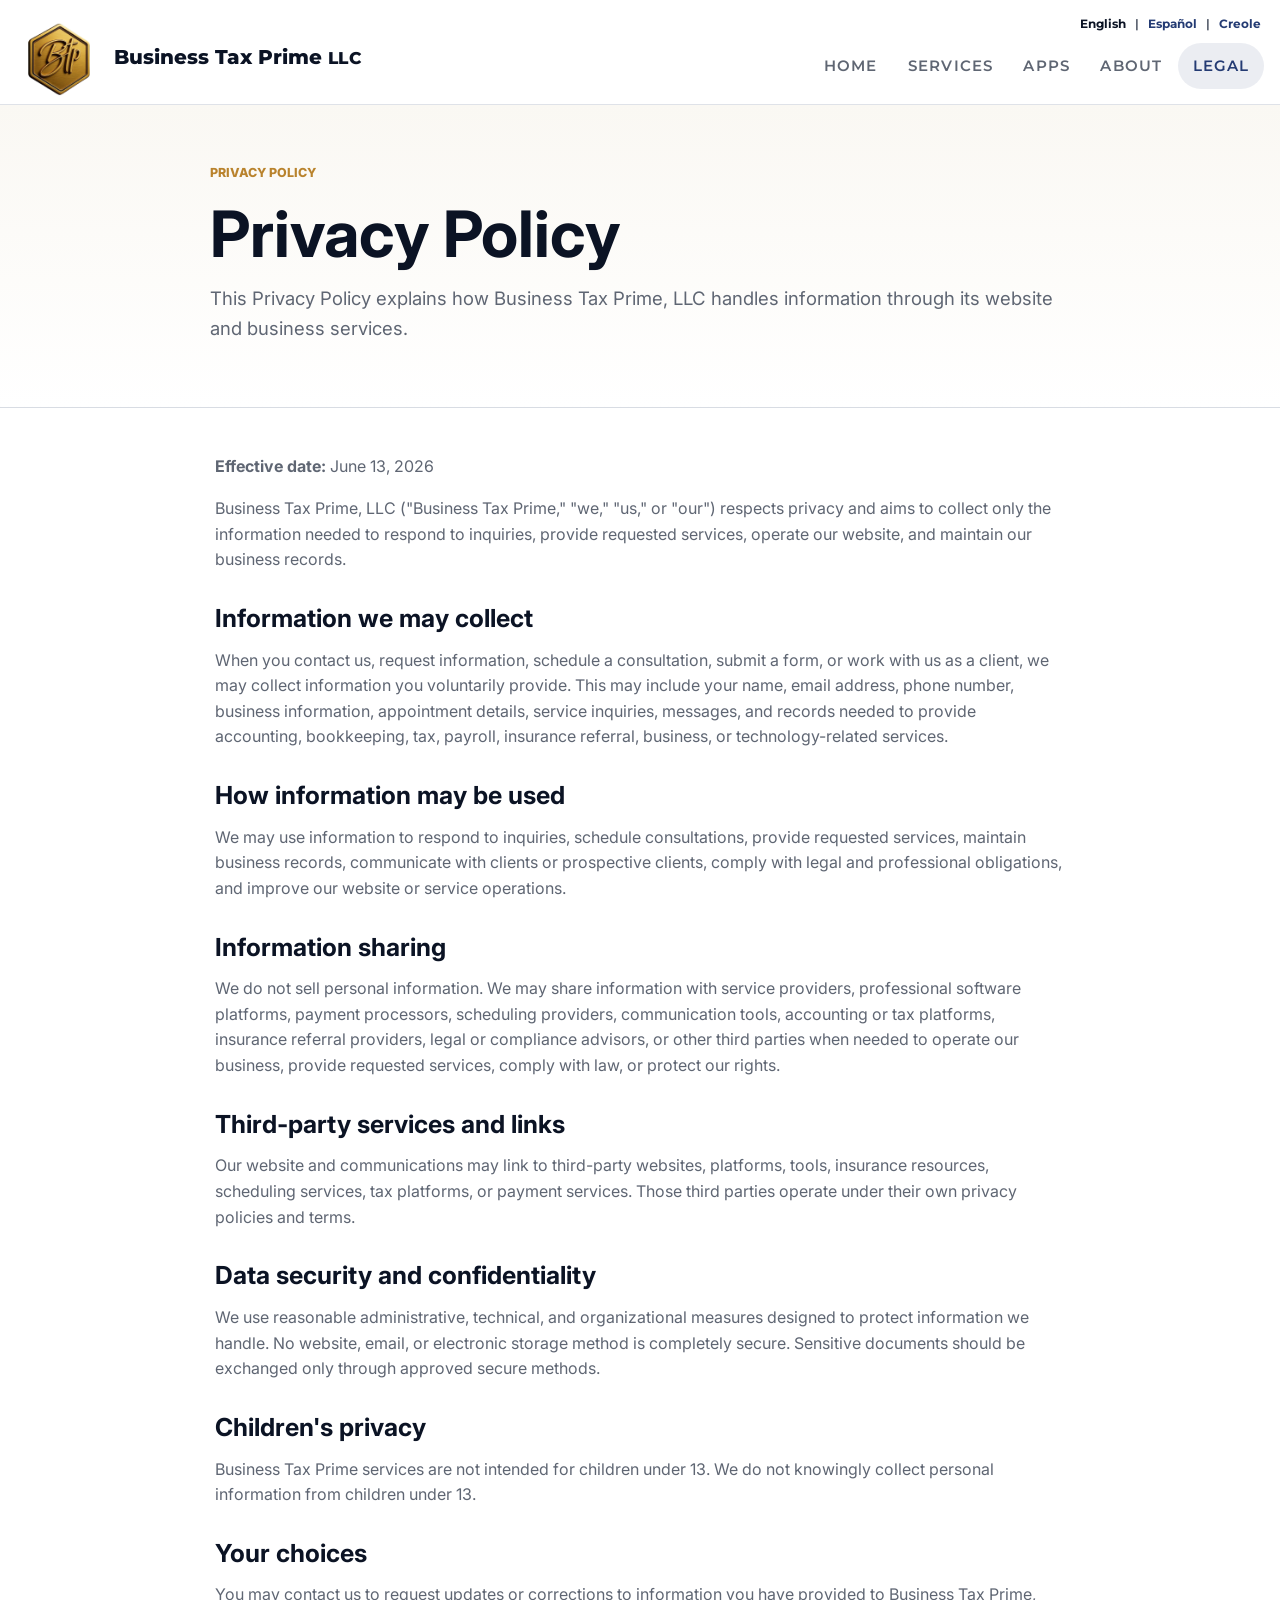
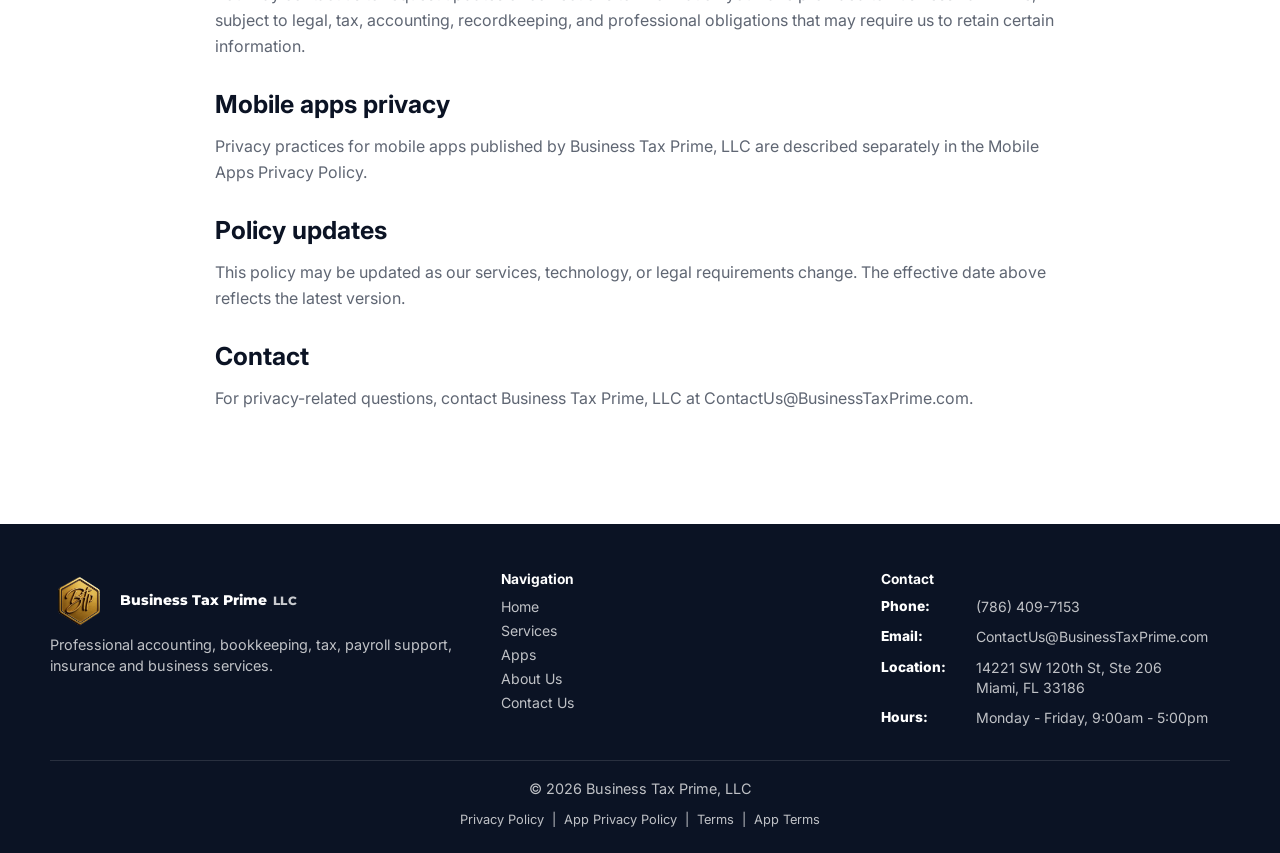
<file: privacy.html>
<!DOCTYPE html>
<html lang="en">
<head>
  <meta charset="UTF-8">
  <meta name="viewport" content="width=device-width, initial-scale=1.0">
  <title>Privacy Policy | Business Tax Prime, LLC</title>
  <meta name="description" content="Privacy Policy for Business Tax Prime, LLC websites and business services.">
  <link rel="preconnect" href="https://fonts.googleapis.com">
  <link rel="preconnect" href="https://fonts.gstatic.com" crossorigin>
  <link href="https://fonts.googleapis.com/css2?family=Inter:wght@400;500;600;700;800&family=Montserrat:wght@500;600;700;800&display=swap" rel="stylesheet">
  <link rel="stylesheet" href="assets/css/styles.css">
</head>
<body>
  <a class="skip-link" href="#main">Skip to content</a>
  <header class="site-header" data-header>
    <div class="container header-inner">
      <a class="brand notranslate" translate="no" href="index.html"><span class="brand-logo-frame"><img class="brand-logo" src="assets/logos/BTP_mark.png" alt="Business Tax Prime logo"></span><span class="brand-text"><strong>Business Tax Prime</strong><span>LLC</span></span></a>
      <button class="nav-toggle" type="button" aria-expanded="false" aria-controls="primary-navigation"><span class="sr-only">Menu</span><span></span><span></span><span></span></button>
      <nav class="primary-nav" id="primary-navigation" aria-label="Primary navigation"><a href="index.html">HOME</a><div class="nav-dropdown"><a href="services.html">SERVICES</a><div class="nav-submenu" aria-label="Services submenu"><a href="bookkeeping.html">Bookkeeping</a><a href="taxes.html">Taxes</a><a href="business-services.html">Business services</a><a href="business-services.html#payroll">Payroll Services</a><a href="https://www.btpinsurance.net/" target="_blank" rel="noopener">Insurance with BTP Insurance</a></div></div><a href="apps.html">APPS</a><div class="nav-dropdown"><a href="contact.html#about">ABOUT</a><div class="nav-submenu" aria-label="About submenu"><a href="contact.html#about">About Us</a><a href="contact.html#contact">Contact Us</a></div></div><div class="nav-dropdown"><a href="privacy.html">LEGAL</a><div class="nav-submenu" aria-label="Legal submenu"><a href="privacy.html">Privacy Policy</a><a href="mobile-apps-privacy.html">Mobile Apps Privacy Policy</a><a href="terms.html">Terms &amp; Conditions</a><a href="mobile-apps-terms.html">Mobile Apps Terms of Use</a><a href="disclaimer.html">Disclaimer</a></div></div></nav><nav class="language-toggle" aria-label="Language options"><a href="index.html" lang="en" data-language-current>English</a><span aria-hidden="true">|</span><a href="https://translate.google.com/translate?sl=en&amp;tl=es&amp;u=https%3A%2F%2Fbusinesstaxprime.com%2F" lang="es" aria-label="Translate site to Spanish" data-translate-lang="es" target="_blank" rel="noopener">Espa&ntilde;ol</a><span aria-hidden="true">|</span><a href="https://translate.google.com/translate?sl=en&amp;tl=ht&amp;u=https%3A%2F%2Fbusinesstaxprime.com%2F" lang="ht" title="Haitian Creole" aria-label="Translate site to Haitian Creole" data-translate-lang="ht" target="_blank" rel="noopener">Creole</a></nav>
    </div>
  </header>

  <main id="main">
    <section class="page-hero">
      <div class="container narrow reveal">
        <p class="eyebrow">Privacy Policy</p>
        <h1>Privacy Policy</h1>
        <p>This Privacy Policy explains how Business Tax Prime, LLC handles information through its website and business services.</p>
      </div>
    </section>

    <section class="section-pad">
      <div class="container policy-content reveal">
        <p><strong>Effective date:</strong> June 13, 2026</p>
        <p>Business Tax Prime, LLC ("Business Tax Prime," "we," "us," or "our") respects privacy and aims to collect only the information needed to respond to inquiries, provide requested services, operate our website, and maintain our business records.</p>

        <h2>Information we may collect</h2>
        <p>When you contact us, request information, schedule a consultation, submit a form, or work with us as a client, we may collect information you voluntarily provide. This may include your name, email address, phone number, business information, appointment details, service inquiries, messages, and records needed to provide accounting, bookkeeping, tax, payroll, insurance referral, business, or technology-related services.</p>

        <h2>How information may be used</h2>
        <p>We may use information to respond to inquiries, schedule consultations, provide requested services, maintain business records, communicate with clients or prospective clients, comply with legal and professional obligations, and improve our website or service operations.</p>

        <h2>Information sharing</h2>
        <p>We do not sell personal information. We may share information with service providers, professional software platforms, payment processors, scheduling providers, communication tools, accounting or tax platforms, insurance referral providers, legal or compliance advisors, or other third parties when needed to operate our business, provide requested services, comply with law, or protect our rights.</p>

        <h2>Third-party services and links</h2>
        <p>Our website and communications may link to third-party websites, platforms, tools, insurance resources, scheduling services, tax platforms, or payment services. Those third parties operate under their own privacy policies and terms.</p>

        <h2>Data security and confidentiality</h2>
        <p>We use reasonable administrative, technical, and organizational measures designed to protect information we handle. No website, email, or electronic storage method is completely secure. Sensitive documents should be exchanged only through approved secure methods.</p>

        <h2>Children's privacy</h2>
        <p>Business Tax Prime services are not intended for children under 13. We do not knowingly collect personal information from children under 13.</p>

        <h2>Your choices</h2>
        <p>You may contact us to request updates or corrections to information you have provided to Business Tax Prime, subject to legal, tax, accounting, recordkeeping, and professional obligations that may require us to retain certain information.</p>

        <h2>Mobile apps privacy</h2>
        <p>Privacy practices for mobile apps published by Business Tax Prime, LLC are described separately in the <a href="mobile-apps-privacy.html">Mobile Apps Privacy Policy</a>.</p>

        <h2>Policy updates</h2>
        <p>This policy may be updated as our services, technology, or legal requirements change. The effective date above reflects the latest version.</p>

        <h2>Contact</h2>
        <p>For privacy-related questions, contact Business Tax Prime, LLC at <a href="mailto:ContactUs@BusinessTaxPrime.com">ContactUs@BusinessTaxPrime.com</a>.</p>
      </div>
    </section>
  </main>

  <footer class="site-footer">
    <div class="container footer-grid">
      <div><a class="brand footer-brand notranslate" translate="no" href="index.html"><span class="brand-logo-frame"><img class="brand-logo" src="assets/logos/BTP_mark.png" alt="Business Tax Prime logo"></span><span class="brand-text"><strong>Business Tax Prime</strong><span>LLC</span></span></a><p>Professional accounting, bookkeeping, tax, payroll support, insurance and business services.</p></div>
      <div><h2>Navigation</h2><nav class="footer-links" aria-label="Footer navigation"><a href="index.html">Home</a><a href="services.html">Services</a><a href="apps.html">Apps</a><a href="contact.html#about">About Us</a><a href="contact.html#contact">Contact Us</a></nav></div>
      <div><h2>Contact</h2><dl class="contact-list"><div><dt>Phone:</dt><dd><a href="tel:+17864097153">(786) 409-7153</a></dd></div><div><dt>Email:</dt><dd><a href="mailto:ContactUs@BusinessTaxPrime.com">ContactUs@BusinessTaxPrime.com</a></dd></div><div><dt>Location:</dt><dd>14221 SW 120th St, Ste 206<br>Miami, FL 33186</dd></div><div><dt>Hours:</dt><dd>Monday - Friday, 9:00am - 5:00pm</dd></div></dl></div>
    </div>
    <div class="container footer-bottom"><p>&copy; <span data-year></span> Business Tax Prime, LLC</p><nav class="footer-legal" aria-label="Footer legal links"><a href="privacy.html">Privacy Policy</a><span aria-hidden="true">|</span><a href="mobile-apps-privacy.html">App Privacy Policy</a><span aria-hidden="true">|</span><a href="terms.html">Terms</a><span aria-hidden="true">|</span><a href="mobile-apps-terms.html">App Terms</a></nav></div>
  </footer>
  <script src="assets/js/main.js"></script>
</body>
</html>
</file>
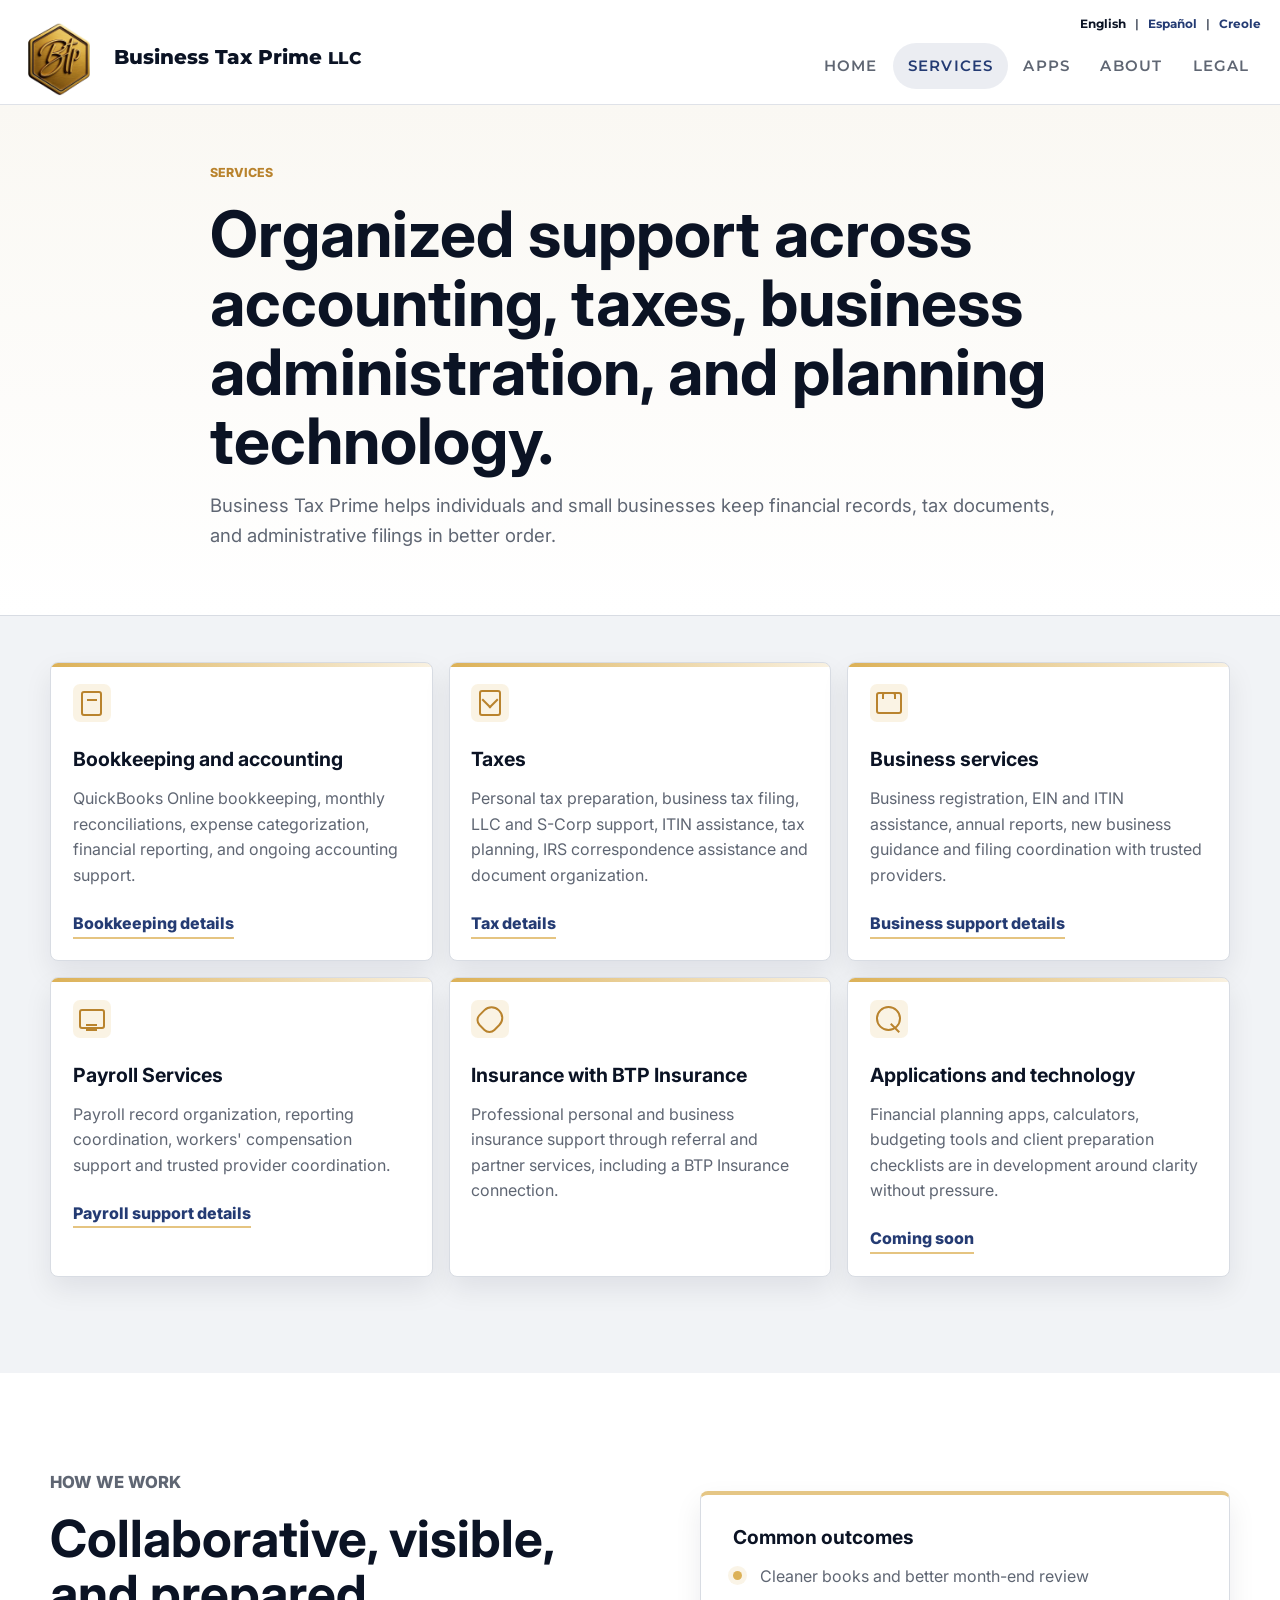
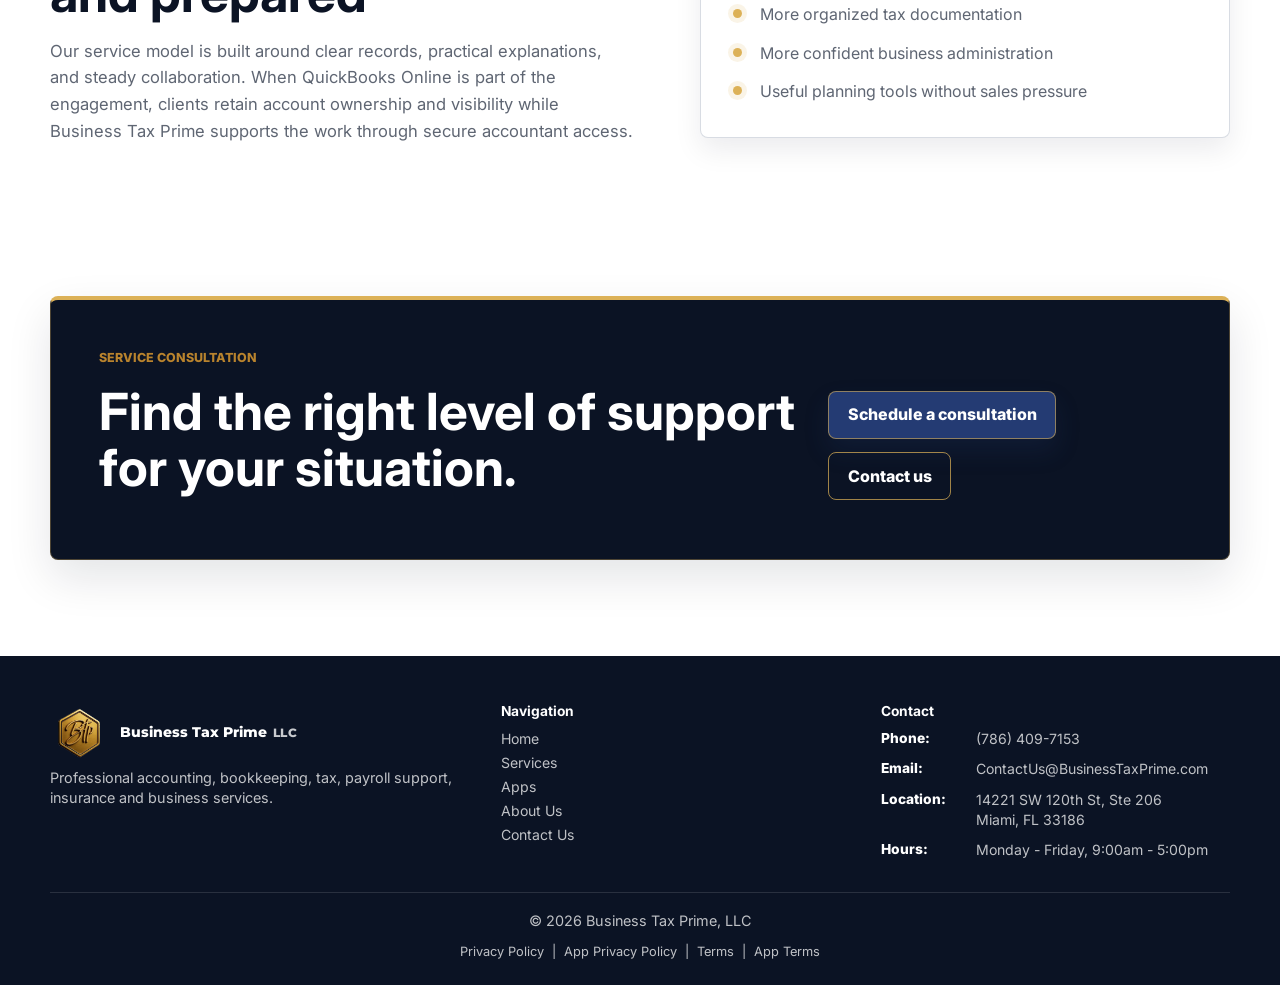
<file: services.html>
<!DOCTYPE html>
<html lang="en">
<head>
  <meta charset="UTF-8">
  <meta name="viewport" content="width=device-width, initial-scale=1.0">
  <title>Services | Business Tax Prime, LLC</title>
  <meta name="description" content="Explore Business Tax Prime services for bookkeeping, tax preparation, payroll support, workers' comp coordination, business administration, insurance support, and financial technology.">
  <link rel="preconnect" href="https://fonts.googleapis.com">
  <link rel="preconnect" href="https://fonts.gstatic.com" crossorigin>
  <link href="https://fonts.googleapis.com/css2?family=Inter:wght@400;500;600;700;800&family=Montserrat:wght@500;600;700;800&display=swap" rel="stylesheet">
  <link rel="stylesheet" href="assets/css/styles.css">
</head>
<body>
  <a class="skip-link" href="#main">Skip to content</a>
  <header class="site-header" data-header>
    <div class="container header-inner">
      <a class="brand notranslate" translate="no" href="index.html" aria-label="Business Tax Prime home"><span class="brand-logo-frame"><img class="brand-logo" src="assets/logos/BTP_mark.png" alt="Business Tax Prime logo"></span><span class="brand-text"><strong>Business Tax Prime</strong><span>LLC</span></span></a>
      <button class="nav-toggle" type="button" aria-expanded="false" aria-controls="primary-navigation"><span class="sr-only">Menu</span><span></span><span></span><span></span></button>
      <nav class="primary-nav" id="primary-navigation" aria-label="Primary navigation"><a href="index.html">HOME</a><div class="nav-dropdown"><a href="services.html">SERVICES</a><div class="nav-submenu" aria-label="Services submenu"><a href="bookkeeping.html">Bookkeeping</a><a href="taxes.html">Taxes</a><a href="business-services.html">Business services</a><a href="business-services.html#payroll">Payroll Services</a><a href="https://www.btpinsurance.net/" target="_blank" rel="noopener">Insurance with BTP Insurance</a></div></div><a href="apps.html">APPS</a><div class="nav-dropdown"><a href="contact.html#about">ABOUT</a><div class="nav-submenu" aria-label="About submenu"><a href="contact.html#about">About Us</a><a href="contact.html#contact">Contact Us</a></div></div><div class="nav-dropdown"><a href="privacy.html">LEGAL</a><div class="nav-submenu" aria-label="Legal submenu"><a href="privacy.html">Privacy Policy</a><a href="mobile-apps-privacy.html">Mobile Apps Privacy Policy</a><a href="terms.html">Terms &amp; Conditions</a><a href="mobile-apps-terms.html">Mobile Apps Terms of Use</a><a href="disclaimer.html">Disclaimer</a></div></div></nav><nav class="language-toggle" aria-label="Language options"><a href="index.html" lang="en" data-language-current>English</a><span aria-hidden="true">|</span><a href="https://translate.google.com/translate?sl=en&amp;tl=es&amp;u=https%3A%2F%2Fbusinesstaxprime.com%2F" lang="es" aria-label="Translate site to Spanish" data-translate-lang="es" target="_blank" rel="noopener">Espa&ntilde;ol</a><span aria-hidden="true">|</span><a href="https://translate.google.com/translate?sl=en&amp;tl=ht&amp;u=https%3A%2F%2Fbusinesstaxprime.com%2F" lang="ht" title="Haitian Creole" aria-label="Translate site to Haitian Creole" data-translate-lang="ht" target="_blank" rel="noopener">Creole</a></nav>
    </div>
  </header>

  <main id="main">
    <section class="page-hero">
      <div class="container narrow reveal">
        <p class="eyebrow">Services</p>
        <h1>Organized support across accounting, taxes, business administration, and planning technology.</h1>
        <p>Business Tax Prime helps individuals and small businesses keep financial records, tax documents, and administrative filings in better order.</p>
      </div>
    </section>

    <section class="section-pad bg-soft">
      <div class="container card-grid three">
        <a class="service-card reveal" href="bookkeeping.html">
          <span class="card-icon icon-books" aria-hidden="true"></span>
          <h2>Bookkeeping and accounting</h2>
          <p>QuickBooks Online bookkeeping, monthly reconciliations, expense categorization, financial reporting, and ongoing accounting support.</p>
          <span class="text-link">Bookkeeping details</span>
        </a>
        <a class="service-card reveal" href="taxes.html">
          <span class="card-icon icon-tax" aria-hidden="true"></span>
          <h2>Taxes</h2>
          <p>Personal tax preparation, business tax filing, LLC and S-Corp support, ITIN assistance, tax planning, IRS correspondence assistance and document organization.</p>
          <span class="text-link">Tax details</span>
        </a>
        <a class="service-card reveal" href="business-services.html">
          <span class="card-icon icon-business" aria-hidden="true"></span>
          <h2>Business services</h2>
          <p>Business registration, EIN and ITIN assistance, annual reports, new business guidance and filing coordination with trusted providers.</p>
          <span class="text-link">Business support details</span>
        </a>
        <a class="service-card reveal" href="business-services.html#payroll">
          <span class="card-icon icon-payroll" aria-hidden="true"></span>
          <h2>Payroll Services</h2>
          <p>Payroll record organization, reporting coordination, workers' compensation support and trusted provider coordination.</p>
          <span class="text-link">Payroll support details</span>
        </a>
        <a class="service-card reveal" href="https://www.btpinsurance.net/" target="_blank" rel="noopener">
          <span class="card-icon icon-shield" aria-hidden="true"></span>
          <h2>Insurance with BTP Insurance</h2>
          <p>Professional personal and business insurance support through referral and partner services, including a BTP Insurance connection.</p>
        </a>
        <a class="service-card reveal" href="apps.html">
          <span class="card-icon icon-tools" aria-hidden="true"></span>
          <h2>Applications and technology</h2>
          <p>Financial planning apps, calculators, budgeting tools and client preparation checklists are in development around clarity without pressure.</p>
          <span class="text-link">Coming soon</span>
        </a>
      </div>
    </section>

    <section class="section-pad">
      <div class="container split">
        <div class="reveal">
          <p class="eyebrow">How we work</p>
          <h2>Collaborative, visible, and prepared</h2>
          <p>Our service model is built around clear records, practical explanations, and steady collaboration. When QuickBooks Online is part of the engagement, clients retain account ownership and visibility while Business Tax Prime supports the work through secure accountant access.</p>
        </div>
        <div class="feature-panel reveal">
          <h3>Common outcomes</h3>
          <ul class="check-list">
            <li>Cleaner books and better month-end review</li>
            <li>More organized tax documentation</li>
            <li>More confident business administration</li>
            <li>Useful planning tools without sales pressure</li>
          </ul>
        </div>
      </div>
    </section>

    <section class="cta-section">
      <div class="container cta-box reveal">
        <div><p class="eyebrow">Service consultation</p><h2>Find the right level of support for your situation.</h2></div>
        <div class="cta-actions"><a class="btn btn-primary" href="contact.html#contact">Schedule a consultation</a><a class="btn btn-secondary" href="mailto:ContactUs@Businesstaxprime.com?subject=Business%20Tax%20Prime%20consultation">Contact us</a></div>
      </div>
    </section>
  </main>

  <footer class="site-footer">
    <div class="container footer-grid">
      <div><a class="brand footer-brand notranslate" translate="no" href="index.html"><span class="brand-logo-frame"><img class="brand-logo" src="assets/logos/BTP_mark.png" alt="Business Tax Prime logo"></span><span class="brand-text"><strong>Business Tax Prime</strong><span>LLC</span></span></a><p>Professional accounting, bookkeeping, tax, payroll support, insurance and business services.</p></div>
      <div><h2>Navigation</h2><nav class="footer-links" aria-label="Footer navigation"><a href="index.html">Home</a><a href="services.html">Services</a><a href="apps.html">Apps</a><a href="contact.html#about">About Us</a><a href="contact.html#contact">Contact Us</a></nav></div>
      <div><h2>Contact</h2><dl class="contact-list"><div><dt>Phone:</dt><dd><a href="tel:+17864097153">(786) 409-7153</a></dd></div><div><dt>Email:</dt><dd><a href="mailto:ContactUs@BusinessTaxPrime.com">ContactUs@BusinessTaxPrime.com</a></dd></div><div><dt>Location:</dt><dd>14221 SW 120th St, Ste 206<br>Miami, FL 33186</dd></div><div><dt>Hours:</dt><dd>Monday - Friday, 9:00am - 5:00pm</dd></div></dl></div>
    </div>
    <div class="container footer-bottom"><p>&copy; <span data-year></span> Business Tax Prime, LLC</p><nav class="footer-legal" aria-label="Footer legal links"><a href="privacy.html">Privacy Policy</a><span aria-hidden="true">|</span><a href="mobile-apps-privacy.html">App Privacy Policy</a><span aria-hidden="true">|</span><a href="terms.html">Terms</a><span aria-hidden="true">|</span><a href="mobile-apps-terms.html">App Terms</a></nav></div>
  </footer>
  <script src="assets/js/main.js"></script>
</body>
</html>
</file>
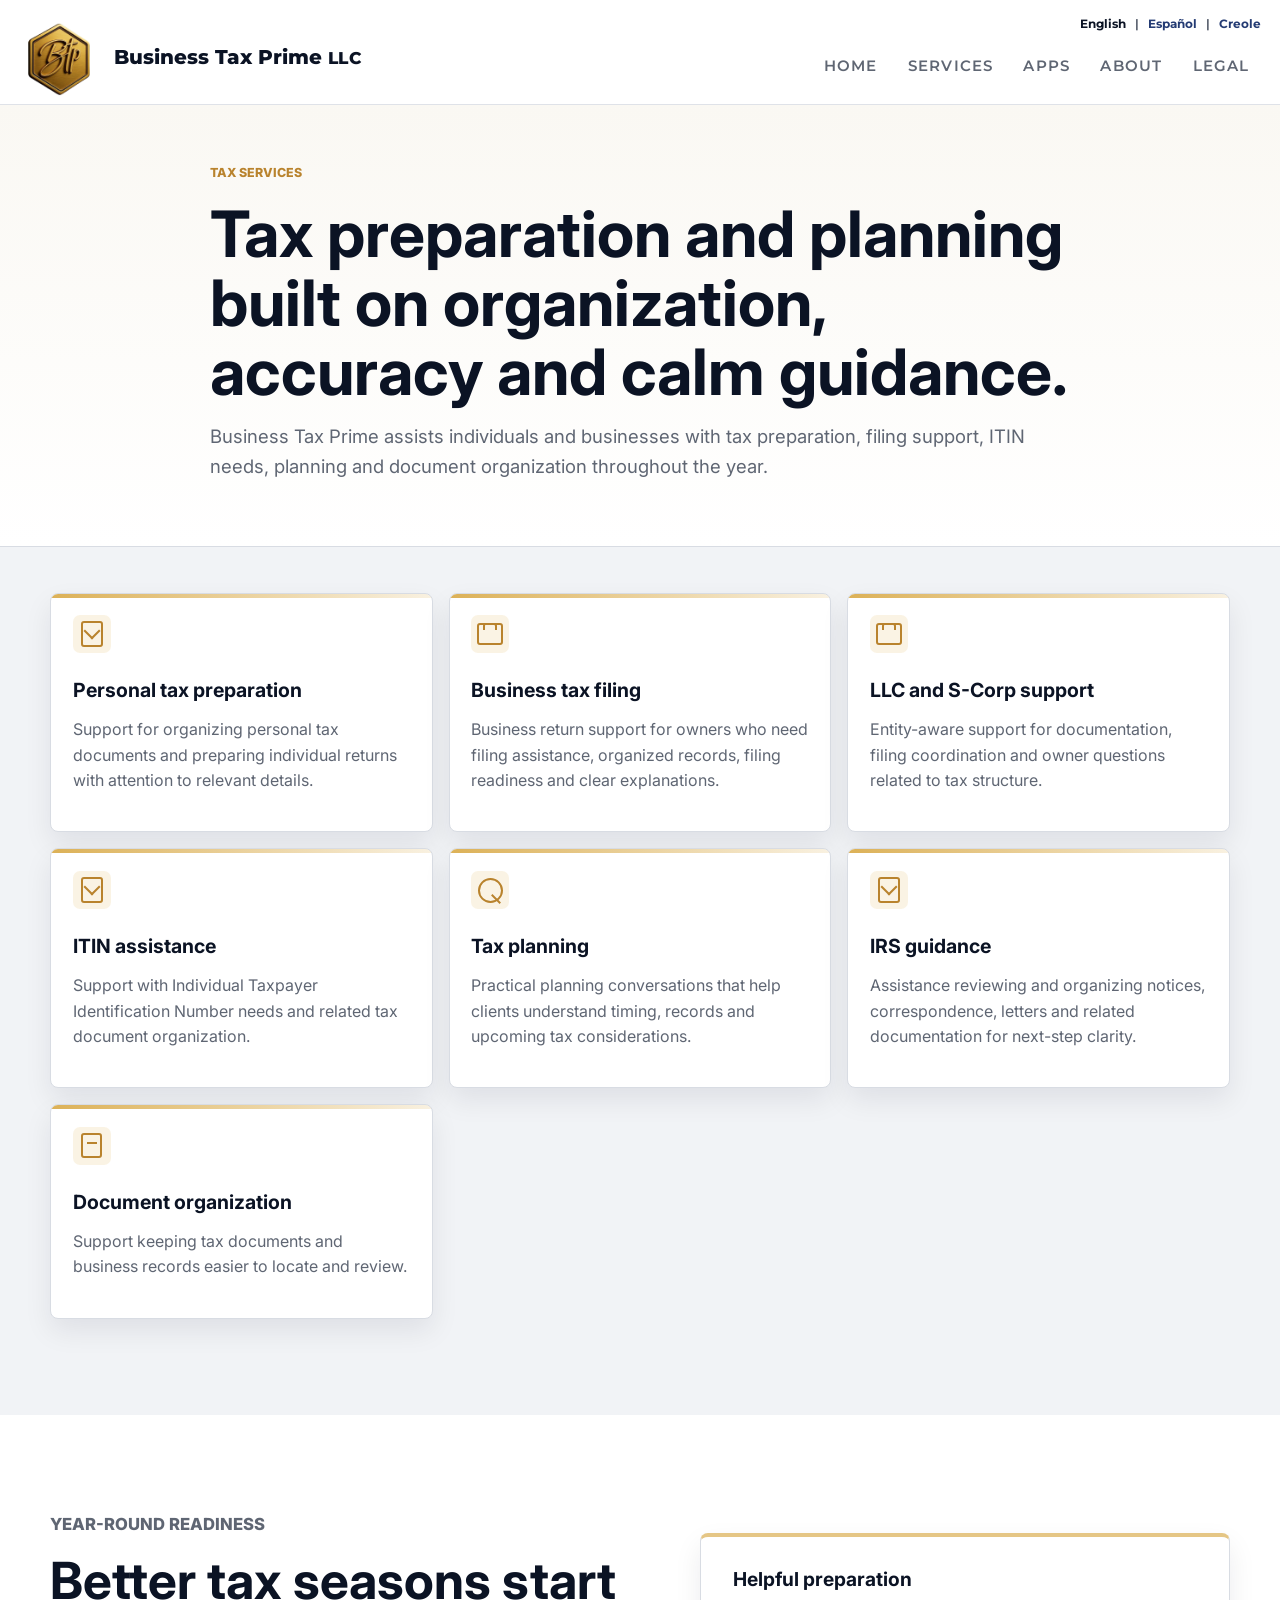
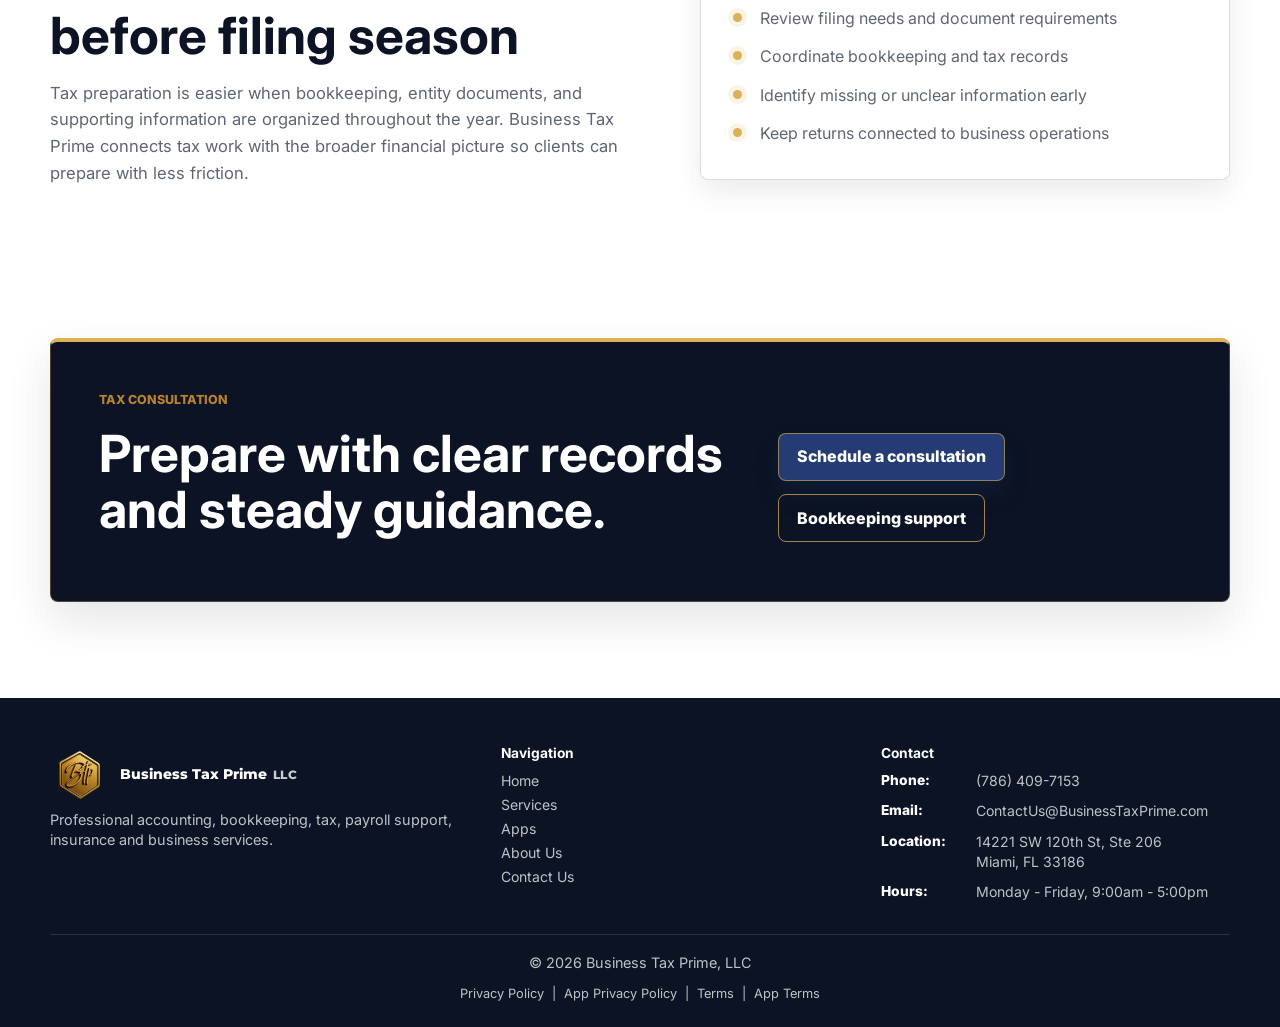
<file: taxes.html>
<!DOCTYPE html>
<html lang="en">
<head>
  <meta charset="UTF-8">
  <meta name="viewport" content="width=device-width, initial-scale=1.0">
  <title>Tax services | Business Tax Prime, LLC</title>
  <meta name="description" content="Personal tax preparation, business tax filing, LLC and S-Corp support, ITIN assistance, tax planning, IRS correspondence assistance and tax document organization.">
  <link rel="preconnect" href="https://fonts.googleapis.com">
  <link rel="preconnect" href="https://fonts.gstatic.com" crossorigin>
  <link href="https://fonts.googleapis.com/css2?family=Inter:wght@400;500;600;700;800&family=Montserrat:wght@500;600;700;800&display=swap" rel="stylesheet">
  <link rel="stylesheet" href="assets/css/styles.css">
</head>
<body>
  <a class="skip-link" href="#main">Skip to content</a>
  <header class="site-header" data-header>
    <div class="container header-inner">
      <a class="brand notranslate" translate="no" href="index.html"><span class="brand-logo-frame"><img class="brand-logo" src="assets/logos/BTP_mark.png" alt="Business Tax Prime logo"></span><span class="brand-text"><strong>Business Tax Prime</strong><span>LLC</span></span></a>
      <button class="nav-toggle" type="button" aria-expanded="false" aria-controls="primary-navigation"><span class="sr-only">Menu</span><span></span><span></span><span></span></button>
      <nav class="primary-nav" id="primary-navigation" aria-label="Primary navigation"><a href="index.html">HOME</a><div class="nav-dropdown"><a href="services.html">SERVICES</a><div class="nav-submenu" aria-label="Services submenu"><a href="bookkeeping.html">Bookkeeping</a><a href="taxes.html">Taxes</a><a href="business-services.html">Business services</a><a href="business-services.html#payroll">Payroll Services</a><a href="https://www.btpinsurance.net/" target="_blank" rel="noopener">Insurance with BTP Insurance</a></div></div><a href="apps.html">APPS</a><div class="nav-dropdown"><a href="contact.html#about">ABOUT</a><div class="nav-submenu" aria-label="About submenu"><a href="contact.html#about">About Us</a><a href="contact.html#contact">Contact Us</a></div></div><div class="nav-dropdown"><a href="privacy.html">LEGAL</a><div class="nav-submenu" aria-label="Legal submenu"><a href="privacy.html">Privacy Policy</a><a href="mobile-apps-privacy.html">Mobile Apps Privacy Policy</a><a href="terms.html">Terms &amp; Conditions</a><a href="mobile-apps-terms.html">Mobile Apps Terms of Use</a><a href="disclaimer.html">Disclaimer</a></div></div></nav><nav class="language-toggle" aria-label="Language options"><a href="index.html" lang="en" data-language-current>English</a><span aria-hidden="true">|</span><a href="https://translate.google.com/translate?sl=en&amp;tl=es&amp;u=https%3A%2F%2Fbusinesstaxprime.com%2F" lang="es" aria-label="Translate site to Spanish" data-translate-lang="es" target="_blank" rel="noopener">Espa&ntilde;ol</a><span aria-hidden="true">|</span><a href="https://translate.google.com/translate?sl=en&amp;tl=ht&amp;u=https%3A%2F%2Fbusinesstaxprime.com%2F" lang="ht" title="Haitian Creole" aria-label="Translate site to Haitian Creole" data-translate-lang="ht" target="_blank" rel="noopener">Creole</a></nav>
    </div>
  </header>

  <main id="main">
    <section class="page-hero">
      <div class="container narrow reveal">
        <p class="eyebrow">Tax services</p>
        <h1>Tax preparation and planning built on organization, accuracy and calm guidance.</h1>
        <p>Business Tax Prime assists individuals and businesses with tax preparation, filing support, ITIN needs, planning and document organization throughout the year.</p>
      </div>
    </section>

    <section class="section-pad bg-soft">
      <div class="container card-grid three">
        <article class="service-card reveal"><span class="card-icon icon-tax" aria-hidden="true"></span><h2>Personal tax preparation</h2><p>Support for organizing personal tax documents and preparing individual returns with attention to relevant details.</p></article>
        <article class="service-card reveal"><span class="card-icon icon-business" aria-hidden="true"></span><h2>Business tax filing</h2><p>Business return support for owners who need filing assistance, organized records, filing readiness and clear explanations.</p></article>
        <article class="service-card reveal"><span class="card-icon icon-business" aria-hidden="true"></span><h2>LLC and S-Corp support</h2><p>Entity-aware support for documentation, filing coordination and owner questions related to tax structure.</p></article>
        <article class="service-card reveal"><span class="card-icon icon-tax" aria-hidden="true"></span><h2>ITIN assistance</h2><p>Support with Individual Taxpayer Identification Number needs and related tax document organization.</p></article>
        <article class="service-card reveal"><span class="card-icon icon-tools" aria-hidden="true"></span><h2>Tax planning</h2><p>Practical planning conversations that help clients understand timing, records and upcoming tax considerations.</p></article>
        <article class="service-card reveal"><span class="card-icon icon-tax" aria-hidden="true"></span><h2>IRS guidance</h2><p>Assistance reviewing and organizing notices, correspondence, letters and related documentation for next-step clarity.</p></article>
        <article class="service-card reveal"><span class="card-icon icon-books" aria-hidden="true"></span><h2>Document organization</h2><p>Support keeping tax documents and business records easier to locate and review.</p></article>
      </div>
    </section>

    <section class="section-pad">
      <div class="container split">
        <div class="reveal">
          <p class="eyebrow">Year-round readiness</p>
          <h2>Better tax seasons start before filing season</h2>
          <p>Tax preparation is easier when bookkeeping, entity documents, and supporting information are organized throughout the year. Business Tax Prime connects tax work with the broader financial picture so clients can prepare with less friction.</p>
        </div>
        <div class="feature-panel reveal">
          <h3>Helpful preparation</h3>
          <ul class="check-list">
            <li>Review filing needs and document requirements</li>
            <li>Coordinate bookkeeping and tax records</li>
            <li>Identify missing or unclear information early</li>
            <li>Keep returns connected to business operations</li>
          </ul>
        </div>
      </div>
    </section>

    <section class="cta-section">
      <div class="container cta-box reveal"><div><p class="eyebrow">Tax consultation</p><h2>Prepare with clear records and steady guidance.</h2></div><div class="cta-actions"><a class="btn btn-primary" href="contact.html#contact">Schedule a consultation</a><a class="btn btn-secondary" href="bookkeeping.html">Bookkeeping support</a></div></div>
    </section>
  </main>

  <footer class="site-footer">
    <div class="container footer-grid">
      <div><a class="brand footer-brand notranslate" translate="no" href="index.html"><span class="brand-logo-frame"><img class="brand-logo" src="assets/logos/BTP_mark.png" alt="Business Tax Prime logo"></span><span class="brand-text"><strong>Business Tax Prime</strong><span>LLC</span></span></a><p>Professional accounting, bookkeeping, tax, payroll support, insurance and business services.</p></div>
      <div><h2>Navigation</h2><nav class="footer-links" aria-label="Footer navigation"><a href="index.html">Home</a><a href="services.html">Services</a><a href="apps.html">Apps</a><a href="contact.html#about">About Us</a><a href="contact.html#contact">Contact Us</a></nav></div>
      <div><h2>Contact</h2><dl class="contact-list"><div><dt>Phone:</dt><dd><a href="tel:+17864097153">(786) 409-7153</a></dd></div><div><dt>Email:</dt><dd><a href="mailto:ContactUs@BusinessTaxPrime.com">ContactUs@BusinessTaxPrime.com</a></dd></div><div><dt>Location:</dt><dd>14221 SW 120th St, Ste 206<br>Miami, FL 33186</dd></div><div><dt>Hours:</dt><dd>Monday - Friday, 9:00am - 5:00pm</dd></div></dl></div>
    </div>
    <div class="container footer-bottom"><p>&copy; <span data-year></span> Business Tax Prime, LLC</p><nav class="footer-legal" aria-label="Footer legal links"><a href="privacy.html">Privacy Policy</a><span aria-hidden="true">|</span><a href="mobile-apps-privacy.html">App Privacy Policy</a><span aria-hidden="true">|</span><a href="terms.html">Terms</a><span aria-hidden="true">|</span><a href="mobile-apps-terms.html">App Terms</a></nav></div>
  </footer>
  <script src="assets/js/main.js"></script>
</body>
</html>
</file>
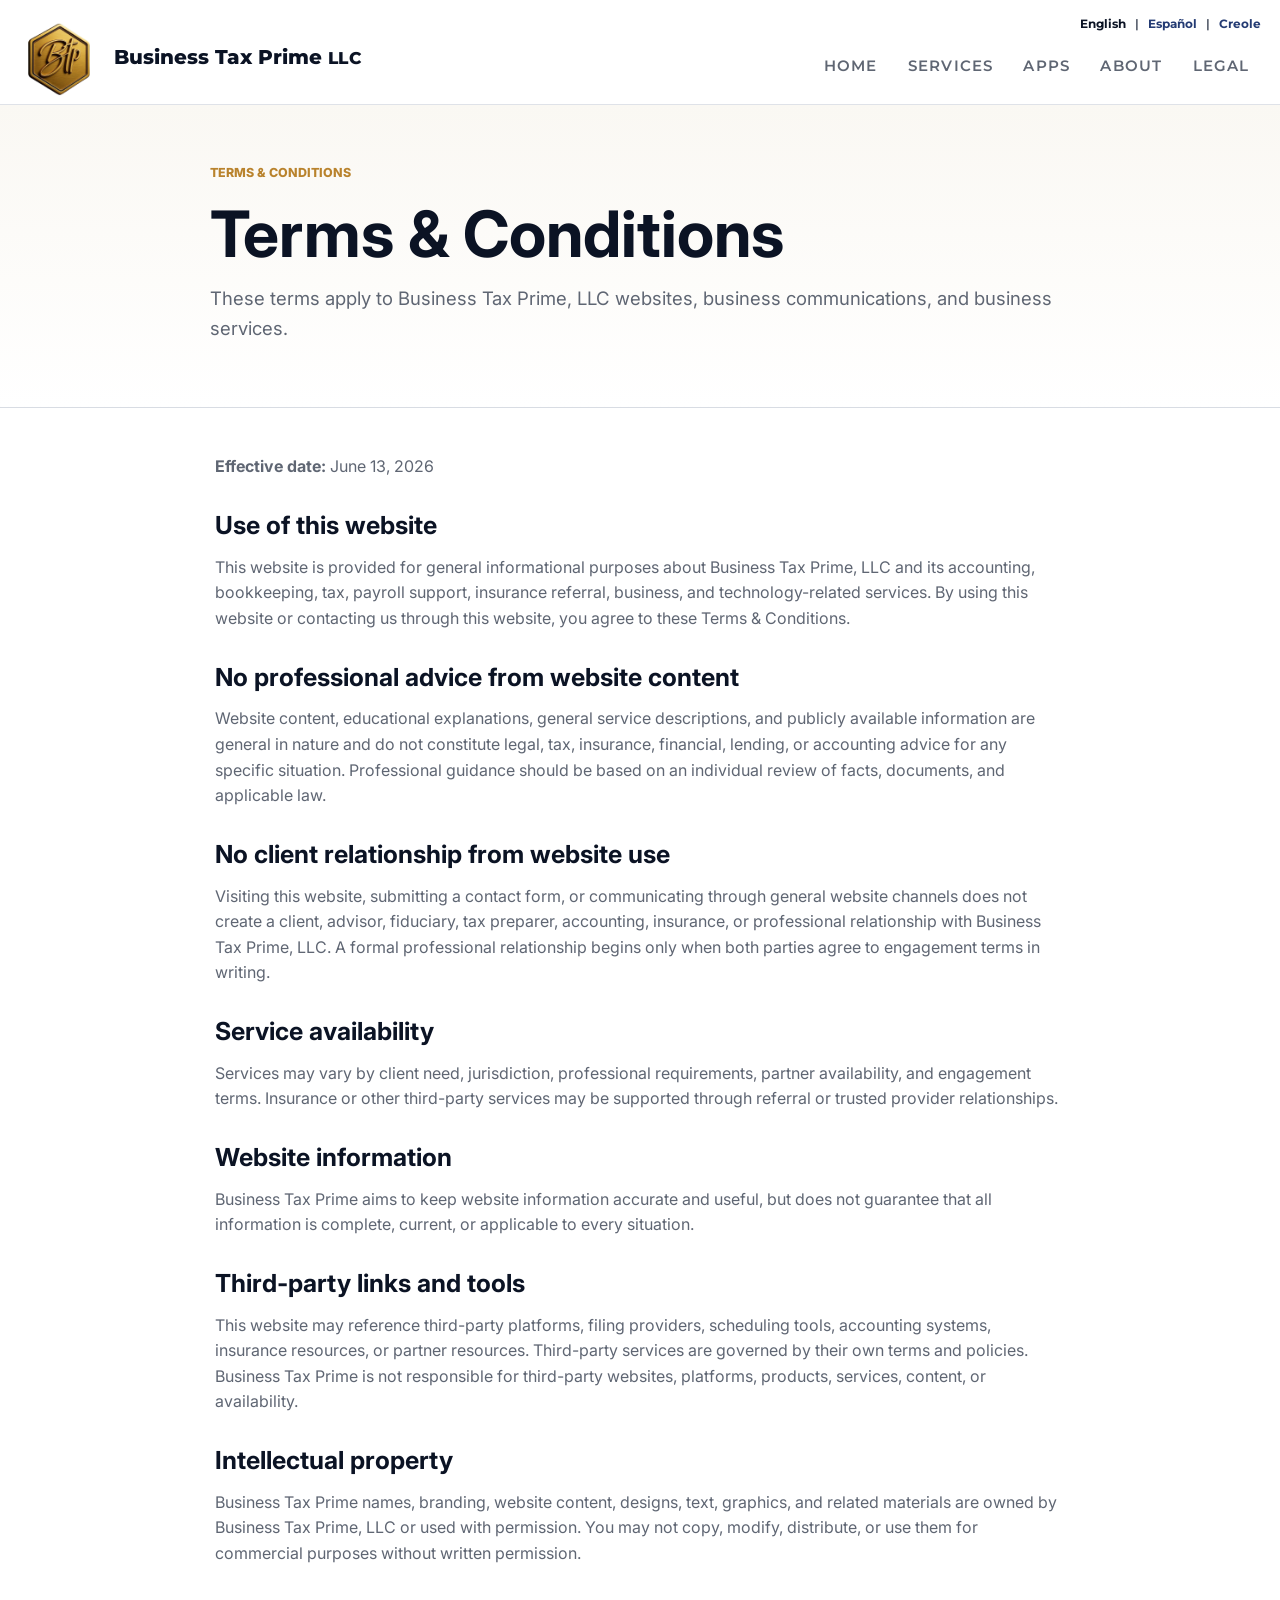
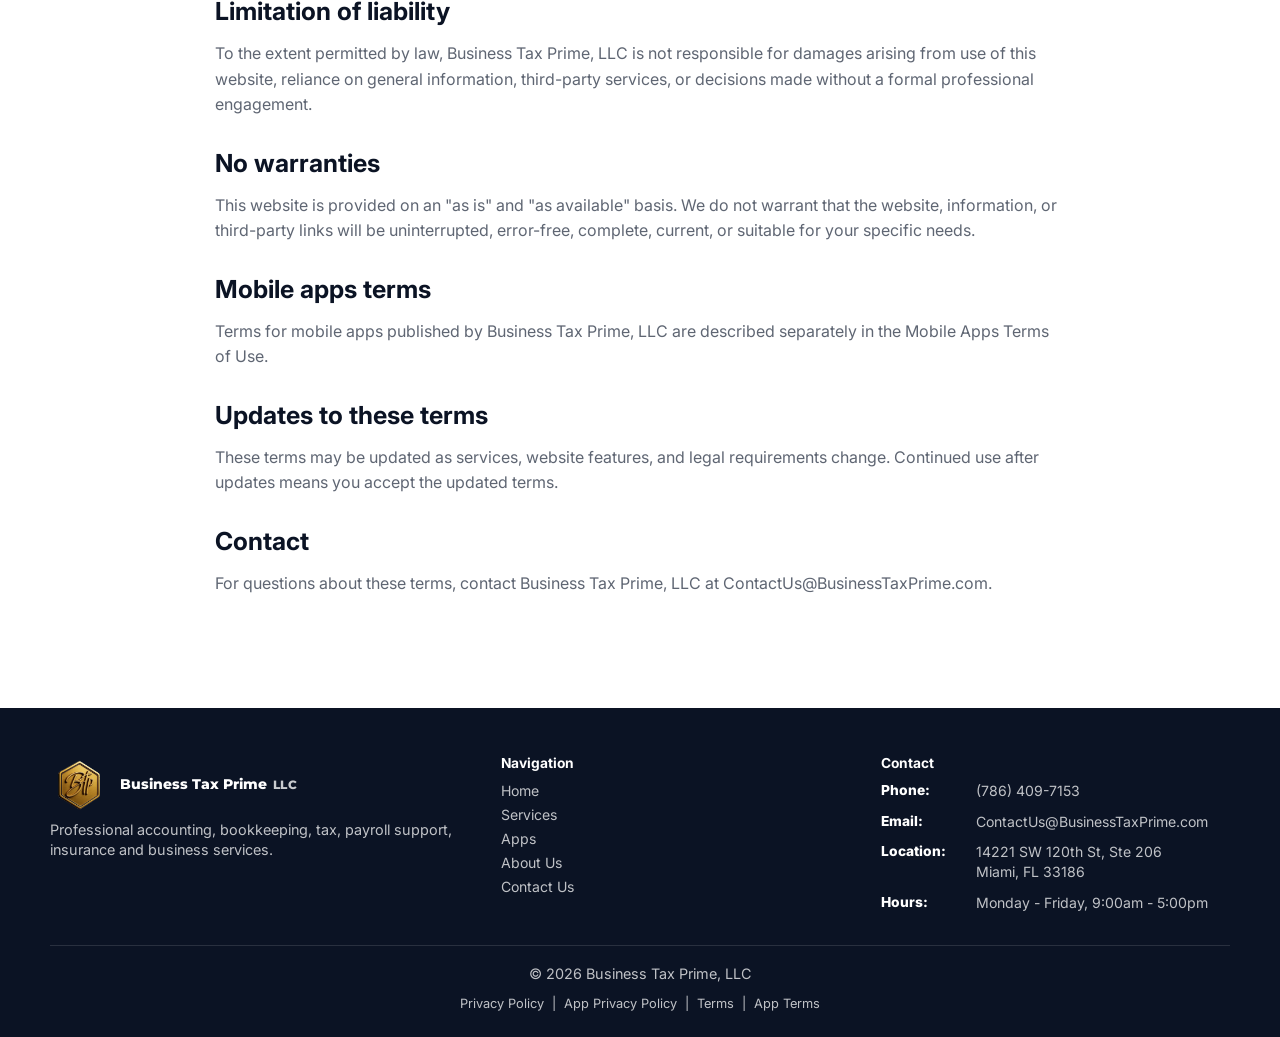
<file: terms.html>
<!DOCTYPE html>
<html lang="en">
<head>
  <meta charset="UTF-8">
  <meta name="viewport" content="width=device-width, initial-scale=1.0">
  <title>Terms &amp; Conditions | Business Tax Prime, LLC</title>
  <meta name="description" content="Terms and conditions for Business Tax Prime, LLC websites, business communications, and services.">
  <link rel="preconnect" href="https://fonts.googleapis.com">
  <link rel="preconnect" href="https://fonts.gstatic.com" crossorigin>
  <link href="https://fonts.googleapis.com/css2?family=Inter:wght@400;500;600;700;800&family=Montserrat:wght@500;600;700;800&display=swap" rel="stylesheet">
  <link rel="stylesheet" href="assets/css/styles.css">
</head>
<body>
  <a class="skip-link" href="#main">Skip to content</a>
  <header class="site-header" data-header>
    <div class="container header-inner">
      <a class="brand notranslate" translate="no" href="index.html"><span class="brand-logo-frame"><img class="brand-logo" src="assets/logos/BTP_mark.png" alt="Business Tax Prime logo"></span><span class="brand-text"><strong>Business Tax Prime</strong><span>LLC</span></span></a>
      <button class="nav-toggle" type="button" aria-expanded="false" aria-controls="primary-navigation"><span class="sr-only">Menu</span><span></span><span></span><span></span></button>
      <nav class="primary-nav" id="primary-navigation" aria-label="Primary navigation"><a href="index.html">HOME</a><div class="nav-dropdown"><a href="services.html">SERVICES</a><div class="nav-submenu" aria-label="Services submenu"><a href="bookkeeping.html">Bookkeeping</a><a href="taxes.html">Taxes</a><a href="business-services.html">Business services</a><a href="business-services.html#payroll">Payroll Services</a><a href="https://www.btpinsurance.net/" target="_blank" rel="noopener">Insurance with BTP Insurance</a></div></div><a href="apps.html">APPS</a><div class="nav-dropdown"><a href="contact.html#about">ABOUT</a><div class="nav-submenu" aria-label="About submenu"><a href="contact.html#about">About Us</a><a href="contact.html#contact">Contact Us</a></div></div><div class="nav-dropdown"><a href="privacy.html">LEGAL</a><div class="nav-submenu" aria-label="Legal submenu"><a href="privacy.html">Privacy Policy</a><a href="mobile-apps-privacy.html">Mobile Apps Privacy Policy</a><a href="terms.html">Terms &amp; Conditions</a><a href="mobile-apps-terms.html">Mobile Apps Terms of Use</a><a href="disclaimer.html">Disclaimer</a></div></div></nav><nav class="language-toggle" aria-label="Language options"><a href="index.html" lang="en" data-language-current>English</a><span aria-hidden="true">|</span><a href="https://translate.google.com/translate?sl=en&amp;tl=es&amp;u=https%3A%2F%2Fbusinesstaxprime.com%2F" lang="es" aria-label="Translate site to Spanish" data-translate-lang="es" target="_blank" rel="noopener">Espa&ntilde;ol</a><span aria-hidden="true">|</span><a href="https://translate.google.com/translate?sl=en&amp;tl=ht&amp;u=https%3A%2F%2Fbusinesstaxprime.com%2F" lang="ht" title="Haitian Creole" aria-label="Translate site to Haitian Creole" data-translate-lang="ht" target="_blank" rel="noopener">Creole</a></nav>
    </div>
  </header>

  <main id="main">
    <section class="page-hero">
      <div class="container narrow reveal">
        <p class="eyebrow">Terms &amp; Conditions</p>
        <h1>Terms &amp; Conditions</h1>
        <p>These terms apply to Business Tax Prime, LLC websites, business communications, and business services.</p>
      </div>
    </section>

    <section class="section-pad">
      <div class="container policy-content reveal">
        <p><strong>Effective date:</strong> June 13, 2026</p>
        <h2>Use of this website</h2>
        <p>This website is provided for general informational purposes about Business Tax Prime, LLC and its accounting, bookkeeping, tax, payroll support, insurance referral, business, and technology-related services. By using this website or contacting us through this website, you agree to these Terms &amp; Conditions.</p>

        <h2>No professional advice from website content</h2>
        <p>Website content, educational explanations, general service descriptions, and publicly available information are general in nature and do not constitute legal, tax, insurance, financial, lending, or accounting advice for any specific situation. Professional guidance should be based on an individual review of facts, documents, and applicable law.</p>

        <h2>No client relationship from website use</h2>
        <p>Visiting this website, submitting a contact form, or communicating through general website channels does not create a client, advisor, fiduciary, tax preparer, accounting, insurance, or professional relationship with Business Tax Prime, LLC. A formal professional relationship begins only when both parties agree to engagement terms in writing.</p>

        <h2>Service availability</h2>
        <p>Services may vary by client need, jurisdiction, professional requirements, partner availability, and engagement terms. Insurance or other third-party services may be supported through referral or trusted provider relationships.</p>

        <h2>Website information</h2>
        <p>Business Tax Prime aims to keep website information accurate and useful, but does not guarantee that all information is complete, current, or applicable to every situation.</p>

        <h2>Third-party links and tools</h2>
        <p>This website may reference third-party platforms, filing providers, scheduling tools, accounting systems, insurance resources, or partner resources. Third-party services are governed by their own terms and policies. Business Tax Prime is not responsible for third-party websites, platforms, products, services, content, or availability.</p>

        <h2>Intellectual property</h2>
        <p>Business Tax Prime names, branding, website content, designs, text, graphics, and related materials are owned by Business Tax Prime, LLC or used with permission. You may not copy, modify, distribute, or use them for commercial purposes without written permission.</p>

        <h2>Limitation of liability</h2>
        <p>To the extent permitted by law, Business Tax Prime, LLC is not responsible for damages arising from use of this website, reliance on general information, third-party services, or decisions made without a formal professional engagement.</p>

        <h2>No warranties</h2>
        <p>This website is provided on an "as is" and "as available" basis. We do not warrant that the website, information, or third-party links will be uninterrupted, error-free, complete, current, or suitable for your specific needs.</p>

        <h2>Mobile apps terms</h2>
        <p>Terms for mobile apps published by Business Tax Prime, LLC are described separately in the <a href="mobile-apps-terms.html">Mobile Apps Terms of Use</a>.</p>

        <h2>Updates to these terms</h2>
        <p>These terms may be updated as services, website features, and legal requirements change. Continued use after updates means you accept the updated terms.</p>

        <h2>Contact</h2>
        <p>For questions about these terms, contact Business Tax Prime, LLC at <a href="mailto:ContactUs@BusinessTaxPrime.com">ContactUs@BusinessTaxPrime.com</a>.</p>
      </div>
    </section>
  </main>

  <footer class="site-footer">
    <div class="container footer-grid">
      <div><a class="brand footer-brand notranslate" translate="no" href="index.html"><span class="brand-logo-frame"><img class="brand-logo" src="assets/logos/BTP_mark.png" alt="Business Tax Prime logo"></span><span class="brand-text"><strong>Business Tax Prime</strong><span>LLC</span></span></a><p>Professional accounting, bookkeeping, tax, payroll support, insurance and business services.</p></div>
      <div><h2>Navigation</h2><nav class="footer-links" aria-label="Footer navigation"><a href="index.html">Home</a><a href="services.html">Services</a><a href="apps.html">Apps</a><a href="contact.html#about">About Us</a><a href="contact.html#contact">Contact Us</a></nav></div>
      <div><h2>Contact</h2><dl class="contact-list"><div><dt>Phone:</dt><dd><a href="tel:+17864097153">(786) 409-7153</a></dd></div><div><dt>Email:</dt><dd><a href="mailto:ContactUs@BusinessTaxPrime.com">ContactUs@BusinessTaxPrime.com</a></dd></div><div><dt>Location:</dt><dd>14221 SW 120th St, Ste 206<br>Miami, FL 33186</dd></div><div><dt>Hours:</dt><dd>Monday - Friday, 9:00am - 5:00pm</dd></div></dl></div>
    </div>
    <div class="container footer-bottom"><p>&copy; <span data-year></span> Business Tax Prime, LLC</p><nav class="footer-legal" aria-label="Footer legal links"><a href="privacy.html">Privacy Policy</a><span aria-hidden="true">|</span><a href="mobile-apps-privacy.html">App Privacy Policy</a><span aria-hidden="true">|</span><a href="terms.html">Terms</a><span aria-hidden="true">|</span><a href="mobile-apps-terms.html">App Terms</a></nav></div>
  </footer>
  <script src="assets/js/main.js"></script>
</body>
</html>
</file>
<file: assets/css/styles.css>
:root {
  --navy: #0B1324;
  --blue: #243B73;
  --royal: #4263E7;
  --gold: #DCB157;
  --bronze: #B9832D;
  --warm-white: #FAF8F3;
  --white: #FFFFFF;
  --soft-gray: #F1F3F6;
  --text: #1C1C1C;
  --muted: #5F6673;
  --border: #D8DCE3;
  --shadow: 0 18px 45px rgba(11, 19, 36, 0.11);
  --soft-shadow: 0 12px 28px rgba(11, 19, 36, 0.08);
  --radius: 8px;
  --container: 1180px;
}

* {
  box-sizing: border-box;
}

html {
  scroll-behavior: smooth;
  scroll-padding-top: 120px;
}

body {
  margin: 0;
  color: var(--text);
  background: var(--white);
  font-family: "Inter", Arial, sans-serif;
  line-height: 1.6;
}

img,
svg {
  max-width: 100%;
}

a {
  color: inherit;
  text-decoration: none;
}

a:focus-visible,
button:focus-visible,
input:focus-visible,
textarea:focus-visible,
select:focus-visible {
  outline: 3px solid rgba(66, 99, 231, 0.35);
  outline-offset: 3px;
}

p {
  margin: 0 0 1rem;
}

h1,
h2,
h3 {
  margin: 0 0 1rem;
  color: var(--navy);
  line-height: 1.08;
  letter-spacing: 0;
}

h1 {
  font-size: clamp(2.5rem, 7vw, 5.4rem);
  max-width: 920px;
}

h2 {
  font-size: clamp(2rem, 4vw, 3.3rem);
}

h3 {
  font-size: 1.2rem;
}

.container {
  width: min(var(--container), calc(100% - 40px));
  margin: 0 auto;
}

.narrow {
  max-width: 860px;
}

.section-pad {
  padding: 96px 0;
}

.section-pad.compact {
  padding: 72px 0;
}

.bg-soft {
  background: var(--soft-gray);
}

.bg-navy {
  background: var(--navy);
  color: rgba(255, 255, 255, 0.84);
}

.bg-navy h2,
.bg-navy h3 {
  color: var(--white);
}

.photo-band,
.photo-hero {
  position: relative;
  overflow: hidden;
  isolation: isolate;
  background-size: cover;
  background-position: center;
}

.photo-band {
  color: rgba(255, 255, 255, 0.84);
}

.photo-band::before,
.photo-hero::before {
  content: "";
  position: absolute;
  inset: 0;
  z-index: 0;
}

.photo-band > .container,
.photo-hero > .container {
  position: relative;
  z-index: 1;
}

.photo-band h2,
.photo-band h3,
.photo-hero h1 {
  color: var(--white);
}

.photo-band p,
.photo-hero p:not(.eyebrow) {
  color: rgba(255, 255, 255, 0.82);
}

.photo-band .eyebrow,
.photo-hero .eyebrow {
  color: var(--gold);
}

.photo-band .text-link {
  color: var(--white);
}

.photo-band-books {
  background-image: url("../images/bookkeping_taxservices2.jpg");
  background-position: center 58%;
}

.photo-band-books::before {
  background:
    linear-gradient(90deg, rgba(11, 19, 36, 0.94), rgba(11, 19, 36, 0.76) 48%, rgba(11, 19, 36, 0.54)),
    linear-gradient(180deg, rgba(11, 19, 36, 0.18), rgba(11, 19, 36, 0.66));
}

.photo-band-tech {
  background-image: url("../images/application_technology.jpg");
  background-position: center;
}

.photo-band-tech::before {
  background:
    linear-gradient(90deg, rgba(11, 19, 36, 0.72), rgba(11, 19, 36, 0.9) 52%, rgba(11, 19, 36, 0.96)),
    linear-gradient(180deg, rgba(11, 19, 36, 0.2), rgba(11, 19, 36, 0.62));
}

.photo-band .pill-grid span,
.photo-band .tech-board span {
  background: rgba(255, 255, 255, 0.12);
  color: var(--white);
  border-color: rgba(220, 177, 87, 0.68);
  box-shadow: 0 12px 28px rgba(11, 19, 36, 0.22);
  backdrop-filter: blur(4px);
}

.photo-band .tech-board span:nth-child(odd) {
  border-top-color: var(--royal);
}

.photo-band .tech-board span:nth-child(even) {
  border-top-color: var(--gold);
}

.skip-link {
  position: fixed;
  left: 1rem;
  top: -5rem;
  z-index: 1000;
  background: var(--gold);
  color: var(--navy);
  padding: 0.8rem 1rem;
  border-radius: var(--radius);
  font-weight: 700;
}

.skip-link:focus {
  top: 112px;
}

.sr-only {
  position: absolute;
  width: 1px;
  height: 1px;
  padding: 0;
  margin: -1px;
  overflow: hidden;
  clip: rect(0, 0, 0, 0);
  border: 0;
}

.site-header {
  position: sticky;
  top: 0;
  z-index: 100;
  background: rgba(255, 255, 255, 0.95);
  border-bottom: 1px solid rgba(216, 220, 227, 0.82);
  backdrop-filter: blur(18px);
}

.site-header .container {
  width: min(100% - 32px, 1840px);
}

.header-inner {
  position: relative;
  min-height: 104px;
  display: flex;
  align-items: center;
  justify-content: space-between;
  gap: 1.2rem;
  padding-top: 0.85rem;
}

.brand {
  display: inline-flex;
  align-items: center;
  gap: 0.75rem;
  min-width: max-content;
  flex: 0 0 auto;
}

.brand-logo-frame {
  width: 86px;
  height: 86px;
  display: block;
  overflow: hidden;
  background: transparent;
  border: 0;
  border-radius: 0;
  box-shadow: none;
}

.brand-logo {
  width: 100%;
  height: 100%;
  display: block;
  object-fit: contain;
  object-position: center;
  transform: none;
}

.brand-text {
  display: inline-flex;
  align-items: baseline;
  gap: 0.38rem;
  white-space: nowrap;
}

.brand-text strong {
  font-family: "Montserrat", "Inter", Arial, sans-serif;
  color: var(--navy);
  font-size: 1.24rem;
  line-height: 1;
  font-weight: 800;
}

.brand-text span {
  font-family: "Montserrat", "Inter", Arial, sans-serif;
  color: var(--navy);
  font-size: 1.04rem;
  font-weight: 800;
  letter-spacing: 0.02em;
  text-transform: uppercase;
}

.primary-nav {
  display: flex;
  align-items: center;
  gap: 0.08rem;
  margin-left: auto;
  padding-top: 0.9rem;
}

.primary-nav a,
.nav-dropdown > a {
  font-family: "Montserrat", "Inter", Arial, sans-serif;
  color: var(--muted);
  border-radius: 999px;
  padding: 0.68rem 0.9rem;
  font-size: 0.95rem;
  font-weight: 600;
  letter-spacing: 0.08em;
  transition: background 180ms ease, color 180ms ease;
}

.nav-dropdown {
  position: relative;
}

.nav-dropdown > a {
  display: inline-flex;
  align-items: center;
}

.nav-submenu {
  position: absolute;
  left: 50%;
  top: calc(100% + 0.65rem);
  z-index: 120;
  display: grid;
  min-width: 220px;
  padding: 0.55rem;
  background: var(--white);
  border: 1px solid var(--border);
  border-top: 4px solid var(--gold);
  border-radius: var(--radius);
  box-shadow: var(--shadow);
  opacity: 0;
  visibility: hidden;
  transform: translate(-50%, 8px);
  transition: opacity 160ms ease, transform 160ms ease, visibility 160ms ease;
}

.primary-nav > .nav-dropdown:last-child .nav-submenu {
  left: auto;
  right: 0;
  transform: translate(0, 8px);
}

.nav-submenu a {
  display: block;
  padding: 0.75rem 0.8rem;
  color: var(--navy);
  border-radius: 6px;
  font-size: 0.92rem;
  font-weight: 600;
  letter-spacing: 0;
  text-align: center;
  white-space: normal;
}

.nav-dropdown:hover .nav-submenu,
.nav-dropdown:focus-within .nav-submenu {
  opacity: 1;
  visibility: visible;
  transform: translate(-50%, 0);
}

.primary-nav > .nav-dropdown:last-child:hover .nav-submenu,
.primary-nav > .nav-dropdown:last-child:focus-within .nav-submenu {
  transform: translate(0, 0);
}

.primary-nav a:hover,
.primary-nav a:focus-visible,
.primary-nav a[aria-current="page"] {
  background: rgba(36, 59, 115, 0.09);
  color: var(--blue);
}

.language-toggle {
  position: absolute;
  right: 0;
  top: 0.78rem;
  display: inline-flex;
  align-items: center;
  gap: 0.36rem;
  flex: 0 0 auto;
  color: var(--muted);
  font-family: "Montserrat", "Inter", Arial, sans-serif;
  font-size: 0.76rem;
  font-weight: 700;
  line-height: 1;
  white-space: nowrap;
}

.language-toggle a {
  color: var(--blue);
  border-radius: 999px;
  padding: 0.36rem 0.2rem;
}

.language-toggle a:hover,
.language-toggle a:focus-visible {
  color: var(--royal);
}

.language-toggle [aria-current="true"] {
  color: var(--navy);
}

.nav-toggle {
  display: none;
  width: 44px;
  height: 44px;
  border: 1px solid var(--border);
  border-radius: var(--radius);
  background: var(--white);
  padding: 0;
}

.nav-toggle span:not(.sr-only) {
  display: block;
  width: 20px;
  height: 2px;
  margin: 4px auto;
  background: var(--navy);
}

.hero {
  position: relative;
  overflow: hidden;
  background:
    radial-gradient(circle at 82% 20%, rgba(66, 99, 231, 0.1), transparent 30%),
    linear-gradient(180deg, var(--warm-white), var(--white) 70%);
}

.hero::after {
  content: "";
  position: absolute;
  inset: auto 0 0;
  height: 1px;
  background: var(--border);
}

.hero-grid,
.split,
.contact-grid {
  display: grid;
  grid-template-columns: minmax(0, 1.05fr) minmax(320px, 0.95fr);
  gap: clamp(2rem, 5vw, 5rem);
  align-items: center;
}

.hero-copy {
  padding: 44px 0;
}

.hero-lead {
  max-width: 710px;
  color: var(--muted);
  font-size: 1.2rem;
}

.eyebrow {
  color: var(--bronze);
  font-size: 0.78rem;
  font-weight: 800;
  letter-spacing: 0;
  text-transform: uppercase;
}

.hero-actions,
.cta-actions {
  display: flex;
  flex-wrap: wrap;
  gap: 0.85rem;
  margin-top: 2rem;
}

.btn {
  display: inline-flex;
  align-items: center;
  justify-content: center;
  min-height: 48px;
  padding: 0.85rem 1.15rem;
  border-radius: var(--radius);
  border: 1px solid transparent;
  font-weight: 800;
  line-height: 1.1;
  transition: transform 180ms ease, box-shadow 180ms ease, background 180ms ease;
}

.btn:hover,
.btn:focus-visible {
  transform: translateY(-1px);
}

.btn-primary {
  background: var(--blue);
  color: var(--white);
  border-color: rgba(220, 177, 87, 0.58);
  box-shadow: 0 12px 24px rgba(36, 59, 115, 0.2);
}

.btn-primary:hover,
.btn-primary:focus-visible {
  background: var(--navy);
}

.btn-secondary {
  background: var(--white);
  color: var(--blue);
  border-color: rgba(220, 177, 87, 0.68);
}

.visual-shell {
  position: relative;
  padding: 1rem;
  background: rgba(255, 255, 255, 0.88);
  border: 1px solid rgba(220, 177, 87, 0.38);
  border-radius: var(--radius);
  box-shadow: var(--shadow);
}

.visual-shell::before {
  content: "";
  position: absolute;
  inset: 14px;
  border: 1px solid rgba(220, 177, 87, 0.34);
  border-radius: 6px;
  pointer-events: none;
}

.visual-header {
  display: flex;
  align-items: center;
  justify-content: space-between;
  gap: 1rem;
  padding: 0.5rem 0.5rem 1rem;
}

.visual-header strong {
  color: var(--navy);
  font-size: 0.92rem;
  line-height: 1.2;
}

.visual-header span {
  display: block;
  width: 10px;
  height: 10px;
  border-radius: 50%;
  background: var(--border);
}

.status-dots {
  display: inline-flex;
  align-items: center;
  gap: 0.45rem;
}

.status-dots span:first-child {
  background: var(--gold);
}

.status-dots span:nth-child(2) {
  background: var(--blue);
}

.status-dots span:nth-child(3) {
  background: var(--royal);
}

.metric-row {
  display: grid;
  grid-template-columns: 1fr 1fr;
  gap: 0.8rem;
  margin-bottom: 0.8rem;
}

.metric-row div,
.report-card,
.task-list span,
.mini-card,
.tech-board span {
  background: var(--white);
  border: 1px solid var(--border);
  border-radius: var(--radius);
}

.metric-row div {
  padding: 1rem;
}

.metric-row small {
  display: block;
  color: var(--muted);
  font-weight: 700;
}

.metric-row strong {
  color: var(--blue);
  font-size: 1.25rem;
}

.report-card {
  padding: 1rem;
}

.report-line {
  width: 64%;
  height: 10px;
  margin-bottom: 0.65rem;
  border-radius: 999px;
  background: var(--soft-gray);
}

.report-line.wide {
  width: 86%;
}

.bar-chart {
  display: grid;
  grid-template-columns: repeat(5, 1fr);
  align-items: end;
  gap: 0.6rem;
  height: 170px;
  padding-top: 1rem;
}

.bar-chart span {
  display: block;
  min-height: 28px;
  border-radius: 6px 6px 0 0;
  background: linear-gradient(180deg, var(--royal), var(--blue));
}

.bar-chart span:nth-child(2),
.bar-chart span:nth-child(5) {
  background: linear-gradient(180deg, var(--gold), var(--bronze));
}

.task-list {
  display: grid;
  grid-template-columns: repeat(3, 1fr);
  gap: 0.75rem;
  margin-top: 0.85rem;
}

.task-list span {
  padding: 0.75rem;
  color: var(--muted);
  font-size: 0.82rem;
  font-weight: 800;
  text-align: center;
}

.section-heading {
  max-width: 820px;
  margin-bottom: 2.4rem;
}

.section-heading p:last-child {
  color: var(--muted);
  font-size: 1.08rem;
}

.section-heading.light p:last-child {
  color: rgba(255, 255, 255, 0.74);
}

.card-grid {
  display: grid;
  gap: 1rem;
}

.card-grid.three {
  grid-template-columns: repeat(3, 1fr);
}

.card-grid.six {
  grid-template-columns: repeat(3, 1fr);
}

.service-card {
  display: block;
  position: relative;
  overflow: hidden;
  min-height: 100%;
  padding: 1.35rem;
  background: var(--white);
  border: 1px solid var(--border);
  border-radius: var(--radius);
  box-shadow: var(--soft-shadow);
  transition: border-color 180ms ease, box-shadow 180ms ease, transform 180ms ease;
}

.service-card::before {
  content: "";
  position: absolute;
  inset: 0 0 auto;
  height: 4px;
  background: linear-gradient(90deg, var(--gold), rgba(220, 177, 87, 0.18));
}

.service-card:hover,
.service-card:focus-visible {
  border-color: rgba(66, 99, 231, 0.42);
  box-shadow: var(--shadow);
  transform: translateY(-2px);
}

.service-card h2,
.service-card h3 {
  font-size: 1.22rem;
}

.service-card p {
  color: var(--muted);
}

.card-icon {
  display: inline-grid;
  place-items: center;
  width: 38px;
  height: 38px;
  margin-bottom: 1.2rem;
  border-radius: 7px;
  background: rgba(220, 177, 87, 0.16);
  color: var(--bronze);
  position: relative;
}

.card-icon::before,
.card-icon::after {
  content: "";
  position: absolute;
  border-color: currentColor;
}

.icon-books::before {
  width: 17px;
  height: 21px;
  border: 2px solid currentColor;
  border-radius: 3px;
}

.icon-books::after {
  width: 10px;
  height: 2px;
  background: currentColor;
  top: 15px;
}

.icon-tax::before {
  width: 18px;
  height: 22px;
  border: 2px solid currentColor;
  border-radius: 3px;
}

.icon-tax::after {
  width: 10px;
  height: 10px;
  border-right: 2px solid currentColor;
  border-bottom: 2px solid currentColor;
  transform: rotate(45deg);
  top: 10px;
}

.icon-business::before {
  width: 22px;
  height: 18px;
  border: 2px solid currentColor;
  border-radius: 3px;
  bottom: 8px;
}

.icon-business::after {
  width: 10px;
  height: 5px;
  border: 2px solid currentColor;
  border-bottom: 0;
  border-radius: 3px 3px 0 0;
  top: 8px;
}

.icon-payroll::before {
  width: 22px;
  height: 16px;
  border: 2px solid currentColor;
  border-radius: 3px;
}

.icon-payroll::after {
  width: 11px;
  height: 2px;
  background: currentColor;
  bottom: 12px;
  box-shadow: 0 5px 0 currentColor;
}

.icon-shield::before {
  width: 19px;
  height: 22px;
  border: 2px solid currentColor;
  border-radius: 11px 11px 8px 8px;
  transform: rotate(45deg);
}

.icon-tools::before {
  width: 21px;
  height: 21px;
  border: 2px solid currentColor;
  border-radius: 50%;
}

.icon-tools::after {
  width: 12px;
  height: 2px;
  right: 7px;
  bottom: 9px;
  background: currentColor;
  transform: rotate(45deg);
}

.reverse {
  direction: rtl;
}

.reverse > * {
  direction: ltr;
}

.split p {
  color: var(--muted);
  font-size: 1.04rem;
}

.photo-band .split p,
.photo-band .section-heading p:last-child {
  color: rgba(255, 255, 255, 0.82);
}

.feature-panel {
  padding: clamp(1.2rem, 3vw, 2rem);
  background: var(--white);
  border: 1px solid var(--border);
  border-top: 4px solid rgba(220, 177, 87, 0.72);
  border-radius: var(--radius);
  box-shadow: var(--soft-shadow);
}

.contact-list {
  display: grid;
  gap: 0.65rem;
  margin: 0;
}

.contact-list div {
  display: grid;
  grid-template-columns: 5.35rem minmax(0, 1fr);
  gap: 0.6rem;
  align-items: start;
}

.contact-list dt {
  color: var(--navy);
  font-weight: 800;
}

.contact-list dd {
  margin: 0;
  color: var(--muted);
  overflow-wrap: anywhere;
}

.contact-list a {
  color: inherit;
}

.check-list {
  display: grid;
  gap: 0.8rem;
  margin: 0;
  padding: 0;
  list-style: none;
}

.check-list li {
  position: relative;
  padding-left: 1.7rem;
  color: var(--muted);
}

.check-list li::before {
  content: "";
  position: absolute;
  left: 0;
  top: 0.44rem;
  width: 9px;
  height: 9px;
  border-radius: 50%;
  background: var(--gold);
  box-shadow: 0 0 0 5px rgba(220, 177, 87, 0.14);
}

.text-link {
  display: inline-flex;
  margin-top: 0.4rem;
  color: var(--blue);
  font-weight: 800;
  border-bottom: 2px solid rgba(220, 177, 87, 0.75);
}

.inline-link {
  color: var(--blue);
  font-weight: 800;
  border-bottom: 2px solid rgba(220, 177, 87, 0.75);
}

.pill-grid {
  display: grid;
  grid-template-columns: repeat(3, 1fr);
  gap: 0.85rem;
}

.pill-grid span {
  padding: 1rem;
  border: 1px solid rgba(255, 255, 255, 0.14);
  border-radius: var(--radius);
  background: rgba(255, 255, 255, 0.06);
  color: var(--white);
  font-weight: 800;
}

.mini-card-row {
  display: grid;
  grid-template-columns: repeat(2, 1fr);
  gap: 0.85rem;
}

.mini-card {
  padding: 1.1rem;
  color: var(--blue);
  font-weight: 800;
  border-left: 4px solid rgba(220, 177, 87, 0.72);
  box-shadow: var(--soft-shadow);
}

.tech-board {
  display: grid;
  grid-template-columns: repeat(2, 1fr);
  gap: 0.85rem;
}

.tech-board span {
  min-height: 96px;
  display: flex;
  align-items: flex-end;
  padding: 1rem;
  color: var(--navy);
  font-weight: 800;
  box-shadow: var(--soft-shadow);
}

.tech-board span:nth-child(odd) {
  border-top: 4px solid var(--blue);
}

.tech-board span:nth-child(even) {
  border-top: 4px solid var(--gold);
}

.cta-section {
  padding: 40px 0 96px;
  background: var(--white);
}

.cta-box {
  display: flex;
  justify-content: space-between;
  gap: 2rem;
  align-items: center;
  padding: clamp(1.5rem, 4vw, 3rem);
  background: var(--navy);
  border: 1px solid rgba(220, 177, 87, 0.32);
  border-top: 4px solid var(--gold);
  border-radius: var(--radius);
  box-shadow: var(--shadow);
}

.cta-box h2 {
  max-width: 720px;
  color: var(--white);
}

.cta-note {
  max-width: 700px;
  margin: 0.7rem 0 0;
  color: rgba(255, 255, 255, 0.78);
}

.cta-box .btn-secondary {
  background: transparent;
  color: var(--white);
  border-color: rgba(220, 177, 87, 0.72);
}

.page-hero {
  padding: 58px 0 48px;
  background:
    linear-gradient(180deg, var(--warm-white), var(--white));
  border-bottom: 1px solid var(--border);
}

.hero.section-pad {
  padding-top: 58px;
}

.page-hero + .section-pad {
  padding-top: 46px;
}

.page-hero h1 {
  font-size: clamp(2.35rem, 5vw, 4.25rem);
}

.page-hero p:not(.eyebrow) {
  color: var(--muted);
  font-size: 1.16rem;
}

.photo-hero h1,
.photo-hero p:not(.eyebrow) {
  color: var(--white);
}

.coming-soon-note {
  max-width: 760px;
  margin-top: 1.1rem;
  padding: 0.9rem 1rem;
  color: var(--navy);
  background: rgba(220, 177, 87, 0.18);
  border: 1px solid rgba(185, 131, 45, 0.28);
  border-left: 4px solid var(--gold);
  border-radius: var(--radius);
}

.coming-soon-note a {
  color: var(--blue);
  font-weight: 800;
  text-decoration: underline;
  text-underline-offset: 0.18em;
}

.tech-hero {
  background:
    radial-gradient(circle at 70% 18%, rgba(66, 99, 231, 0.11), transparent 33%),
    linear-gradient(180deg, var(--warm-white), var(--white));
}

.photo-hero {
  min-height: 430px;
  display: flex;
  align-items: center;
  border-bottom: 4px solid rgba(220, 177, 87, 0.72);
}

.tech-photo-hero {
  background-image: url("../images/application_technology.jpg");
  background-position: center;
  background-size: cover;
}

.tech-photo-hero::before {
  background:
    linear-gradient(90deg, rgba(11, 19, 36, 0.9), rgba(11, 19, 36, 0.78) 52%, rgba(11, 19, 36, 0.42)),
    linear-gradient(180deg, rgba(11, 19, 36, 0.22), rgba(11, 19, 36, 0.72));
}

.photo-hero .coming-soon-note {
  color: var(--navy);
  background: rgba(255, 255, 255, 0.9);
  border-color: rgba(220, 177, 87, 0.46);
  box-shadow: var(--soft-shadow);
}

.photo-hero p.coming-soon-note,
.photo-hero .coming-soon-note strong,
.photo-hero .coming-soon-note a {
  color: var(--navy);
}

.photo-hero .coming-soon-note a {
  text-decoration-color: rgba(220, 177, 87, 0.9);
}

.contact-grid {
  align-items: start;
}

.contact-aside {
  display: grid;
  gap: 1.25rem;
}

.contact-photo {
  margin: 0;
  overflow: hidden;
  border: 1px solid var(--border);
  border-top: 4px solid var(--gold);
  border-radius: var(--radius);
  box-shadow: var(--soft-shadow);
  background: var(--white);
}

.contact-photo img {
  width: 100%;
  aspect-ratio: 16 / 10;
  display: block;
  object-fit: cover;
}

.about-copy {
  color: var(--muted);
}

.about-copy h2 {
  color: var(--navy);
}

.about-copy p:not(.eyebrow) {
  font-size: 1.06rem;
}

.contact-form {
  display: grid;
  gap: 0.7rem;
  padding: clamp(1.2rem, 3vw, 2rem);
  background:
    linear-gradient(180deg, rgba(66, 99, 231, 0.045), rgba(255, 255, 255, 0) 44%),
    var(--white);
  border: 1px solid rgba(66, 99, 231, 0.18);
  border-top: 4px solid var(--royal);
  border-radius: var(--radius);
  box-shadow: var(--soft-shadow);
}

.contact-form label {
  display: block;
  margin-bottom: 0.35rem;
  color: var(--navy);
  font-weight: 800;
}

.required-marker {
  color: var(--bronze);
  font-weight: 800;
}

.contact-form input,
.contact-form select,
.contact-form textarea {
  width: 100%;
  border: 1px solid var(--border);
  border-radius: var(--radius);
  padding: 0.9rem 1rem;
  color: var(--text);
  font: inherit;
  background: rgba(255, 255, 255, 0.92);
}

.contact-form textarea {
  resize: vertical;
}

.contact-form input:focus,
.contact-form select:focus,
.contact-form textarea:focus {
  outline: 3px solid rgba(66, 99, 231, 0.18);
  border-color: var(--royal);
}

.form-note {
  margin: 0;
  padding: 0.85rem 1rem;
  color: var(--navy);
  background: rgba(220, 177, 87, 0.16);
  border: 1px solid rgba(185, 131, 45, 0.28);
  border-left: 4px solid var(--gold);
  border-radius: var(--radius-sm);
  font-size: 0.9rem;
}

.policy-content {
  max-width: 850px;
}

.policy-content h2 {
  margin-top: 2rem;
  font-size: 1.55rem;
}

.policy-content p {
  color: var(--muted);
}

.site-footer {
  padding: 48px 0 24px;
  color: rgba(255, 255, 255, 0.74);
  background: var(--navy);
  line-height: 1.42;
}

.footer-grid {
  display: grid;
  grid-template-columns: 1.2fr 1fr 1fr;
  gap: 2rem;
}

.footer-brand .brand-text strong,
.site-footer h2 {
  color: var(--white);
}

.footer-brand .brand-text strong {
  font-size: 0.9rem;
}

.footer-brand .brand-text span {
  color: rgba(255, 255, 255, 0.78);
  font-size: 0.78rem;
}

.footer-brand .brand-logo-frame {
  width: 58px;
  height: 58px;
}

.footer-brand .brand-logo {
  object-position: center;
  transform: none;
}

.site-footer h2 {
  margin-bottom: 0.65rem;
  font-size: 0.86rem;
}

.site-footer p {
  margin-bottom: 0.65rem;
  font-size: 0.9rem;
}

.footer-links {
  display: grid;
  gap: 0.25rem;
}

.footer-links a {
  color: rgba(255, 255, 255, 0.74);
  font-size: 0.88rem;
}

.footer-links a:hover,
.footer-links a:focus-visible {
  color: var(--gold);
}

.site-footer .contact-list dt {
  color: var(--white);
  font-size: 0.86rem;
}

.site-footer .contact-list dd {
  color: rgba(255, 255, 255, 0.74);
  font-size: 0.88rem;
}

.site-footer .contact-list a:hover,
.site-footer .contact-list a:focus-visible {
  color: var(--gold);
}

.footer-bottom {
  display: grid;
  justify-items: center;
  gap: 0.7rem;
  margin-top: 32px;
  padding-top: 18px;
  border-top: 1px solid rgba(255, 255, 255, 0.12);
  font-size: 0.8rem;
  text-align: center;
}

.footer-bottom p {
  margin: 0;
}

.footer-legal {
  display: flex;
  flex-wrap: wrap;
  justify-content: center;
  gap: 0.5rem;
}

.footer-legal a,
.footer-legal span {
  color: rgba(255, 255, 255, 0.74);
}

.footer-legal a:hover,
.footer-legal a:focus-visible {
  color: var(--gold);
}

.reveal {
  opacity: 0;
  transform: translateY(14px);
  transition: opacity 600ms ease, transform 600ms ease;
}

.reveal.is-visible {
  opacity: 1;
  transform: translateY(0);
}

@media (prefers-reduced-motion: reduce) {
  html {
    scroll-behavior: auto;
  }

  *,
  *::before,
  *::after {
    animation-duration: 0.01ms !important;
    animation-iteration-count: 1 !important;
    transition-duration: 0.01ms !important;
  }

  .reveal {
    opacity: 1;
    transform: none;
  }
}

@media (max-width: 1180px) {
  .nav-toggle {
    display: block;
    order: 3;
  }

  .language-toggle {
    position: static;
    order: 2;
    margin-left: auto;
  }

  .primary-nav {
    order: 4;
    position: absolute;
    left: 20px;
    right: 20px;
    top: calc(100% + 8px);
    display: none;
    flex-direction: column;
    align-items: stretch;
    gap: 0.3rem;
    padding: 0.75rem;
    background: var(--white);
    border: 1px solid var(--border);
    border-radius: var(--radius);
    box-shadow: var(--shadow);
    margin-left: 0;
    padding-top: 0.75rem;
  }

  .primary-nav.is-open {
    display: flex;
  }

  .primary-nav a,
  .nav-dropdown > a {
    border-radius: 6px;
  }

  .nav-dropdown {
    display: grid;
  }

  .nav-submenu {
    position: static;
    min-width: 0;
    margin: 0.2rem 0 0.35rem 0.75rem;
    padding: 0.25rem 0 0.25rem 0.7rem;
    border: 0;
    border-left: 3px solid var(--gold);
    border-radius: 0;
    box-shadow: none;
    opacity: 1;
    visibility: visible;
    transform: none;
  }

  .nav-submenu a {
    padding: 0.48rem 0.6rem;
    text-align: left;
  }
}

@media (max-width: 900px) {
  .section-pad {
    padding: 72px 0;
  }

  .page-hero {
    padding: 44px 0 40px;
  }

  .hero.section-pad {
    padding-top: 44px;
  }

  .page-hero + .section-pad {
    padding-top: 36px;
  }

  .hero-grid,
  .split,
  .contact-grid,
  .footer-grid {
    grid-template-columns: 1fr;
  }

  .hero-copy {
    padding: 10px 0 0;
  }

  .card-grid.three,
  .card-grid.six,
  .pill-grid {
    grid-template-columns: repeat(2, 1fr);
  }

  .cta-box {
    align-items: flex-start;
    flex-direction: column;
  }
}

@media (max-width: 640px) {
  .container {
    width: min(100% - 28px, var(--container));
  }

  .header-inner {
    min-height: 92px;
    gap: 0.55rem;
  }

  .brand-logo-frame {
    width: 74px;
    height: 74px;
  }

  .brand-text strong {
    font-size: 0.98rem;
  }

  .brand-text span {
    font-size: 0.84rem;
  }

  .language-toggle {
    font-size: 0.68rem;
    gap: 0.18rem;
  }

  .language-toggle a {
    padding-inline: 0.08rem;
  }

  .hero,
  .page-hero {
    text-align: left;
  }

  .hero-lead,
  .page-hero p:not(.eyebrow) {
    font-size: 1.02rem;
  }

  .hero-actions,
  .cta-actions {
    width: 100%;
  }

  .btn {
    width: 100%;
  }

  .contact-list div {
    grid-template-columns: 4.8rem minmax(0, 1fr);
  }

  .card-grid.three,
  .card-grid.six,
  .pill-grid,
  .mini-card-row,
  .tech-board,
  .metric-row,
  .task-list {
    grid-template-columns: 1fr;
  }

  .bar-chart {
    height: 130px;
  }

  .cta-section {
    padding-bottom: 72px;
  }
}

@media (max-width: 380px) {
  .brand-logo-frame {
    width: 62px;
    height: 62px;
  }

  .brand {
    gap: 0.55rem;
  }

  .brand-text {
    gap: 0.25rem;
  }

  .brand-text strong {
    font-size: 0.78rem;
  }

  .brand-text span {
    font-size: 0.64rem;
  }

  .language-toggle {
    font-size: 0.6rem;
  }
}
</file>
